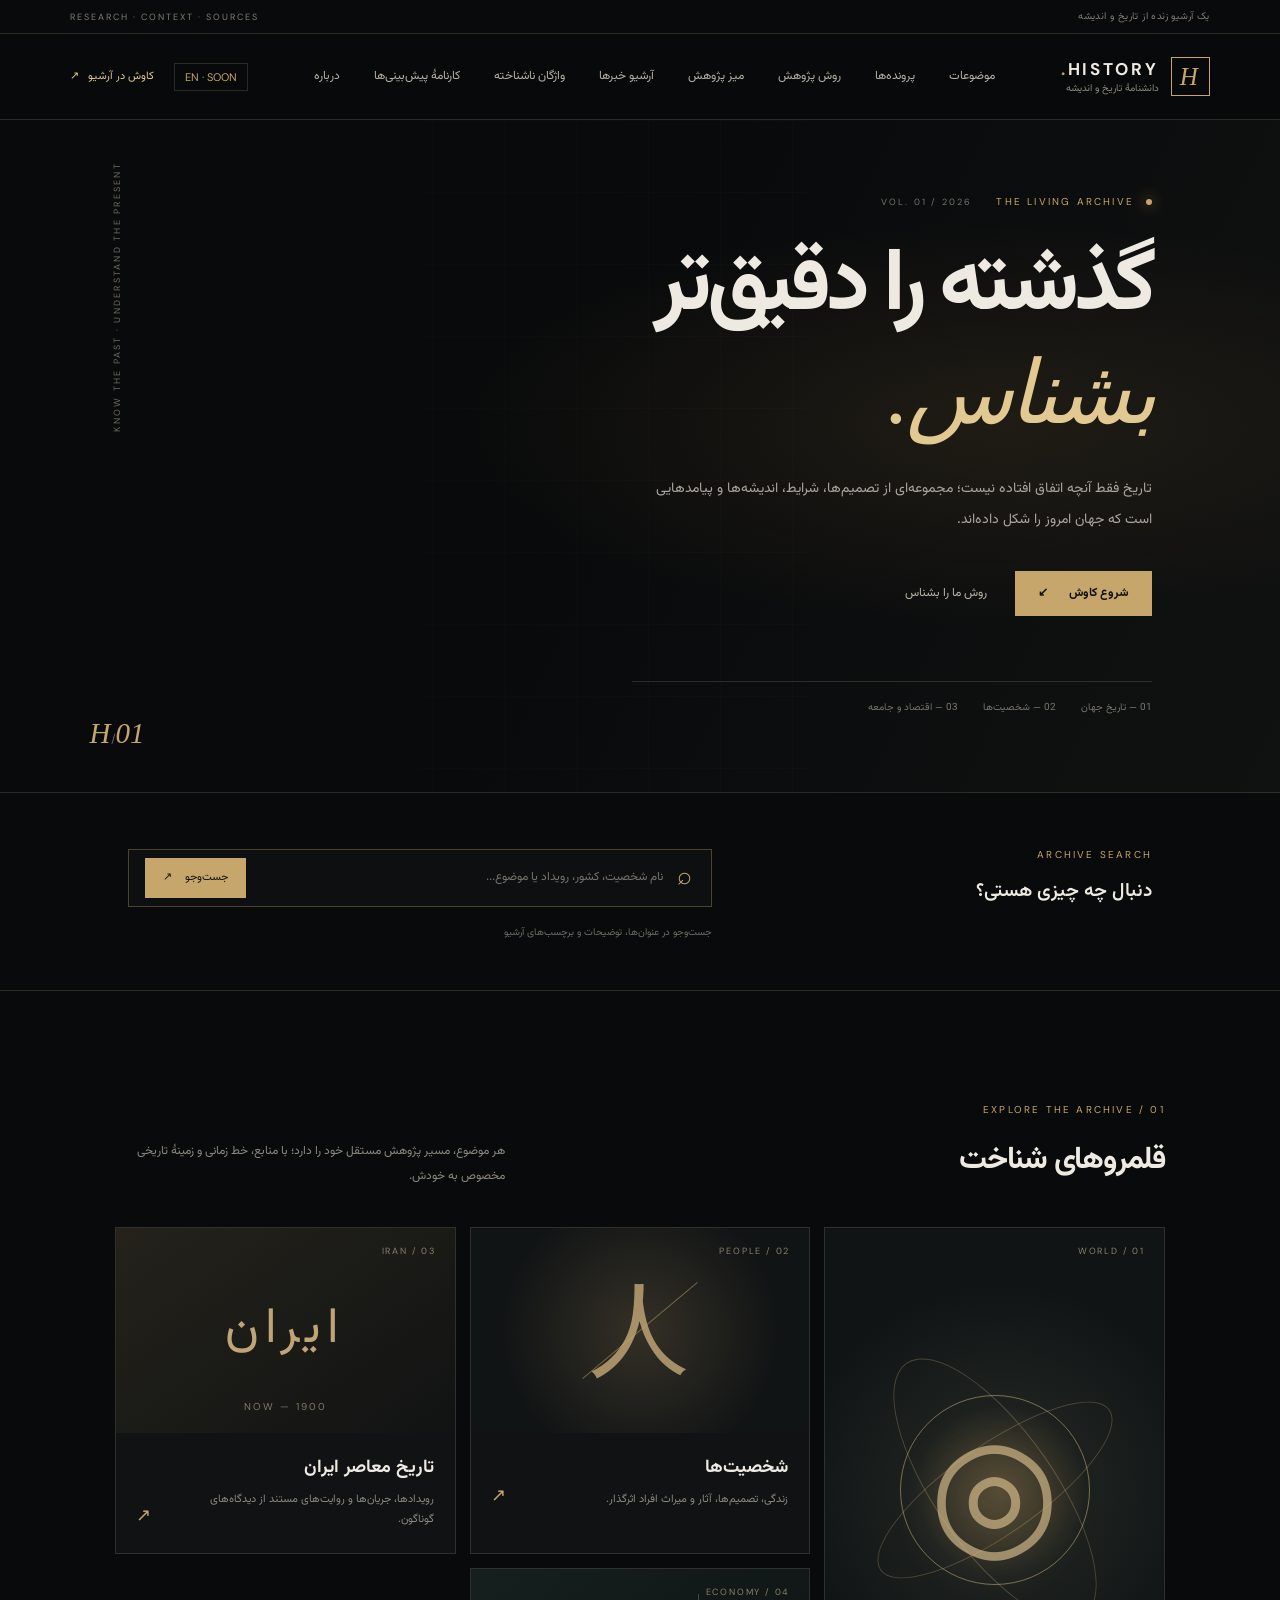
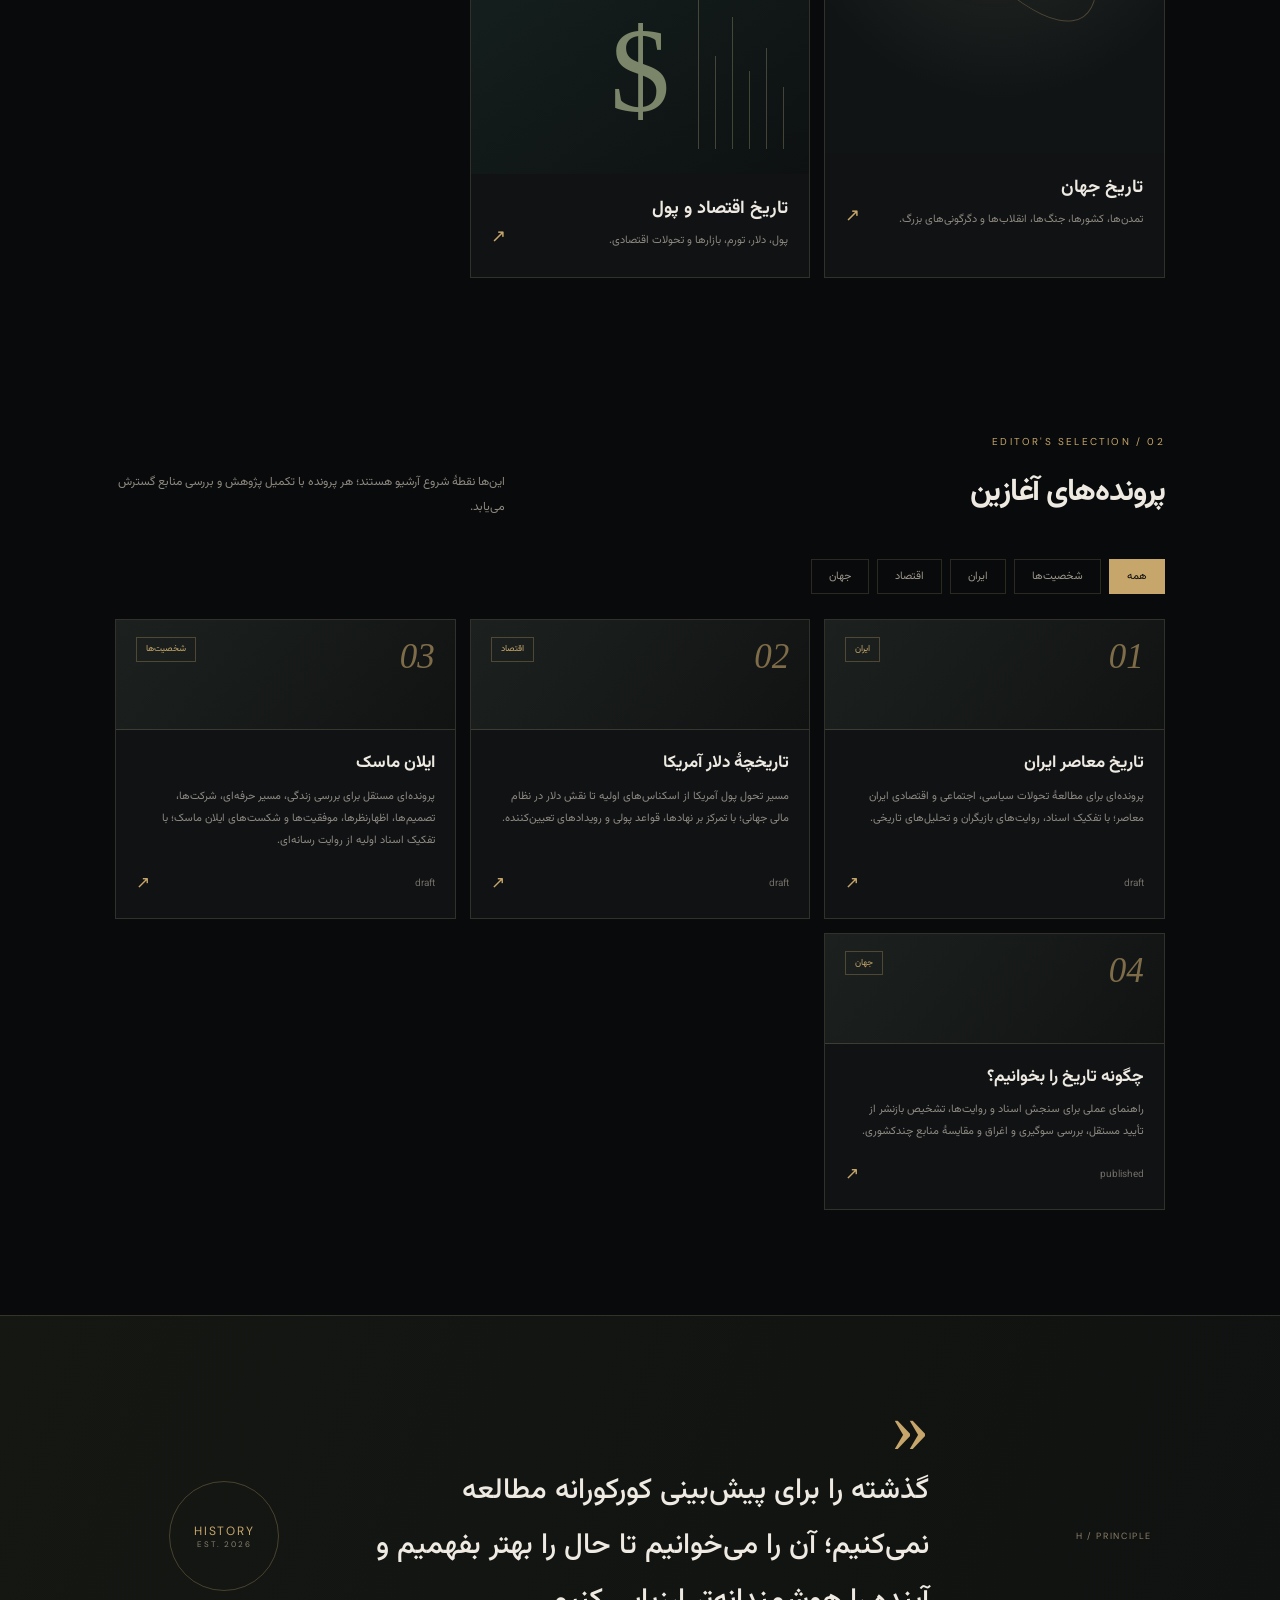
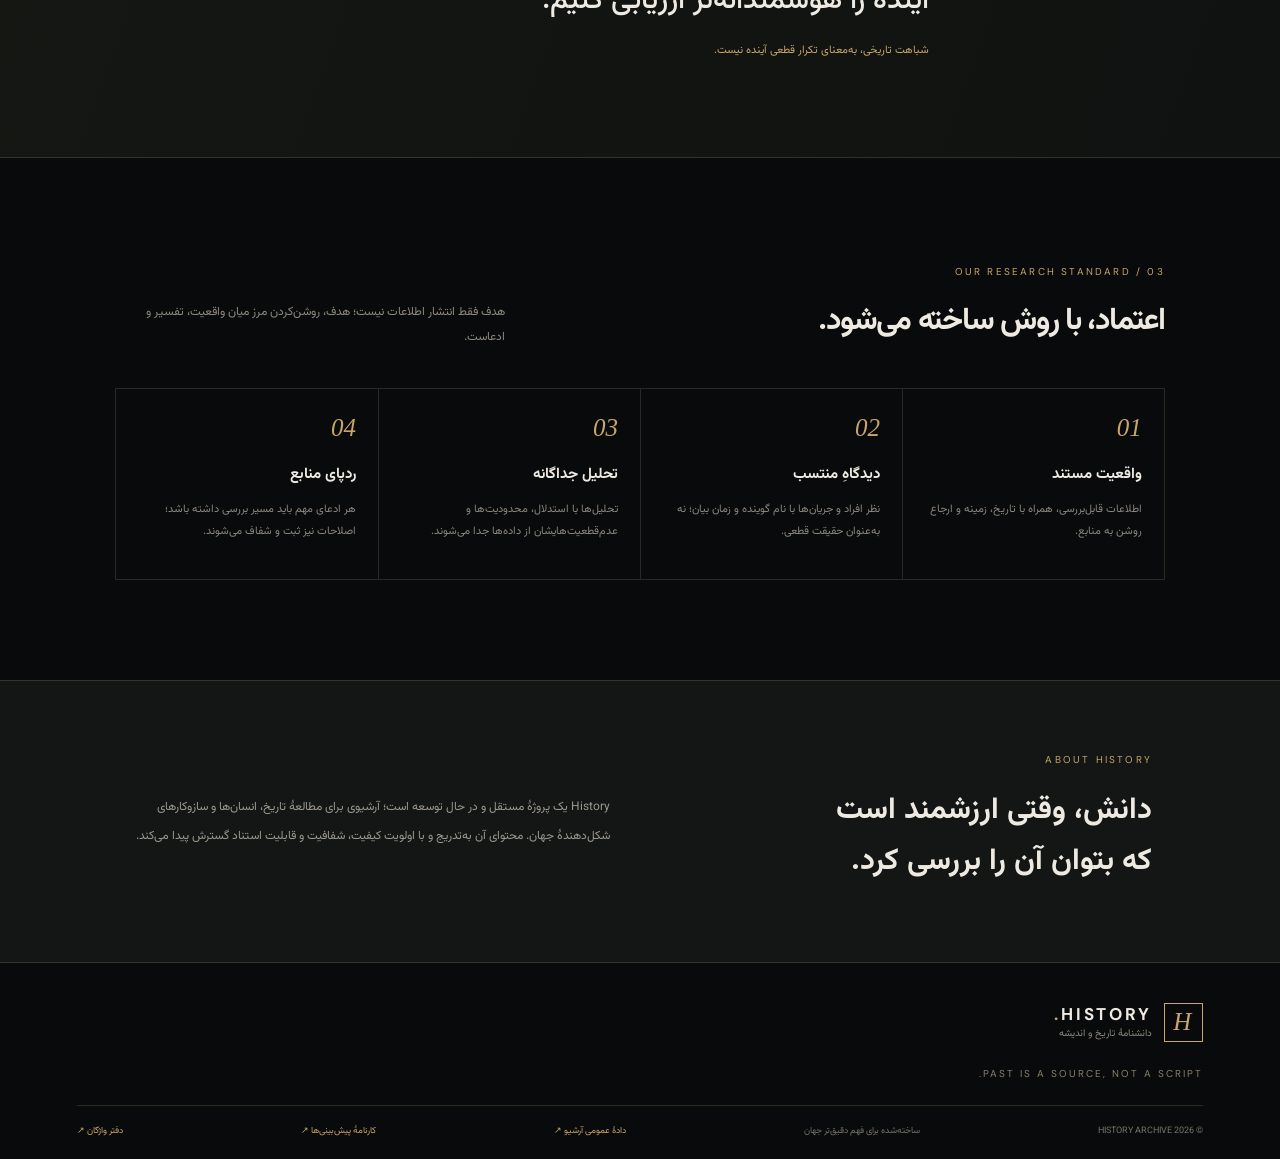
<file: index.html>
<!doctype html>
<html lang="fa" dir="rtl">
<head>
  <meta charset="utf-8">
  <meta name="viewport" content="width=device-width, initial-scale=1">
  <meta name="theme-color" content="#090a0b">
  <meta name="description" content="History؛ دانشنامه‌ای مستند برای شناخت تاریخ جهان، ایران، اقتصاد و زندگی شخصیت‌های اثرگذار.">
  <meta property="og:title" content="History — گذشته را دقیق‌تر بشناس">
  <meta property="og:description" content="تاریخ، شخصیت‌ها، اندیشه‌ها و اقتصاد؛ با منابع قابل‌ردیابی و روایت‌های تفکیک‌شده.">
  <meta property="og:type" content="website">
  <link rel="icon" href="assets/favicon.svg" type="image/svg+xml">
  <link rel="preconnect" href="https://fonts.googleapis.com">
  <link rel="preconnect" href="https://fonts.gstatic.com" crossorigin>
  <link href="https://fonts.googleapis.com/css2?family=Vazirmatn:wght@400;500;600;700;800&family=DM+Sans:wght@400;500;600;700&display=swap" rel="stylesheet">
  <link rel="stylesheet" href="assets/style.css">
  <link rel="alternate" type="application/rss+xml" title="History RSS" href="feed.xml">
  <link rel="alternate" type="application/json" title="History machine index" href="data/index.json">
  <link rel="canonical" href="https://amir-studio.github.io/History/">
  <title>History — دانشنامه تاریخ و اندیشه</title>
  <script type="application/ld+json">
  {"@context":"https://schema.org","@type":"WebSite","name":"History","url":"https://amir-studio.github.io/History/","inLanguage":["fa","en"],"description":"A source-led knowledge base for history, people, ideas and economic history."}
  </script>
</head>
<body>
  <div class="topline"><span>یک آرشیو زنده از تاریخ و اندیشه</span><span class="topline-right">RESEARCH · CONTEXT · SOURCES</span></div>
  <header class="site-header">
    <a class="brand" href="./" aria-label="History صفحه اصلی"><span class="brand-mark">H</span><span>HISTORY<span class="brand-dot">.</span><small>دانشنامهٔ تاریخ و اندیشه</small></span></a>
    <nav class="desktop-nav" aria-label="ناوبری اصلی">
      <a href="#collections">موضوعات</a><a href="#featured">پرونده‌ها</a><a href="#method">روش پژوهش</a><a href="research.html">میز پژوهش</a><a href="news.html">آرشیو خبرها</a><a href="vocabulary.html">واژگان ناشناخته</a><a href="forecasts/">کارنامهٔ پیش‌بینی‌ها</a><a href="#about">درباره</a>
    </nav>
    <div class="header-actions"><button class="lang-btn" id="langToggle" type="button" aria-label="نسخهٔ انگلیسی به‌زودی" disabled>EN · SOON</button><a class="header-link" href="#collections">کاوش در آرشیو <span>↗</span></a><button class="menu-btn" id="menuBtn" aria-label="باز کردن منو">☰</button></div>
  </header>
  <main>
    <section class="hero">
      <div class="hero-grid"></div><div class="hero-content">
        <div class="eyebrow"><i></i> THE LIVING ARCHIVE <span>VOL. 01 / 2026</span></div>
        <h1>گذشته را دقیق‌تر<br><em>بشناس.</em></h1>
        <p class="hero-lead">تاریخ فقط آنچه اتفاق افتاده نیست؛ مجموعه‌ای از تصمیم‌ها، شرایط، اندیشه‌ها و پیامدهایی است که جهان امروز را شکل داده‌اند.</p>
        <div class="hero-actions"><a class="primary-btn" href="#collections">شروع کاوش <span>↙</span></a><a class="text-btn" href="#method">روش ما را بشناس</a></div>
        <div class="hero-meta"><span>01 — تاریخ جهان</span><span>02 — شخصیت‌ها</span><span>03 — اقتصاد و جامعه</span></div>
      </div>
      <div class="hero-side"><div class="vertical-label">KNOW THE PAST · UNDERSTAND THE PRESENT</div><div class="hero-index">H<span>/</span>01</div></div>
    </section>
    <section class="search-section" aria-label="جست‌وجو">
      <div><span class="section-kicker">ARCHIVE SEARCH</span><h2>دنبال چه چیزی هستی؟</h2></div>
      <form class="search-box" id="searchForm"><span class="search-icon">⌕</span><input id="searchInput" type="search" placeholder="نام شخصیت، کشور، رویداد یا موضوع..." autocomplete="off"><button type="submit">جست‌وجو <span>↗</span></button></form>
      <p class="search-hint" id="searchHint">جست‌وجو در عنوان‌ها، توضیحات و برچسب‌های آرشیو</p>
    </section>
    <section class="collections section-wrap" id="collections">
      <div class="section-heading"><div><span class="section-kicker">EXPLORE THE ARCHIVE / 01</span><h2>قلمروهای شناخت</h2></div><p>هر موضوع، مسیر پژوهش مستقل خود را دارد؛ با منابع، خط زمانی و زمینهٔ تاریخی مخصوص به خودش.</p></div>
      <div class="collection-grid">
        <a class="collection-card large" href="#featured" data-category="world"><span class="card-number">01 / WORLD</span><div class="collection-art art-world"><div class="orbit orbit-a"></div><div class="orbit orbit-b"></div><div class="globe">◎</div></div><div class="collection-info"><h3>تاریخ جهان</h3><p>تمدن‌ها، کشورها، جنگ‌ها، انقلاب‌ها و دگرگونی‌های بزرگ.</p><span class="card-arrow">↗</span></div></a>
        <a class="collection-card" href="#featured" data-category="people"><span class="card-number">02 / PEOPLE</span><div class="collection-art art-people"><span class="portrait-symbol">人</span><span class="portrait-line"></span></div><div class="collection-info"><h3>شخصیت‌ها</h3><p>زندگی، تصمیم‌ها، آثار و میراث افراد اثرگذار.</p><span class="card-arrow">↗</span></div></a>
        <a class="collection-card" href="#featured" data-category="iran"><span class="card-number">03 / IRAN</span><div class="collection-art art-iran"><span class="iran-mark">ایران</span><span class="iran-year">1900 — NOW</span></div><div class="collection-info"><h3>تاریخ معاصر ایران</h3><p>رویدادها، جریان‌ها و روایت‌های مستند از دیدگاه‌های گوناگون.</p><span class="card-arrow">↗</span></div></a>
        <a class="collection-card" href="#featured" data-category="economy"><span class="card-number">04 / ECONOMY</span><div class="collection-art art-economy"><div class="chart-lines"><i></i><i></i><i></i><i></i><i></i><i></i></div><span class="dollar-sign">$</span></div><div class="collection-info"><h3>تاریخ اقتصاد و پول</h3><p>پول، دلار، تورم، بازارها و تحولات اقتصادی.</p><span class="card-arrow">↗</span></div></a>
      </div>
    </section>
    <section class="featured section-wrap" id="featured">
      <div class="section-heading"><div><span class="section-kicker">EDITOR'S SELECTION / 02</span><h2>پرونده‌های آغازین</h2></div><p>این‌ها نقطهٔ شروع آرشیو هستند؛ هر پرونده با تکمیل پژوهش و بررسی منابع گسترش می‌یابد.</p></div>
      <div class="filter-row" id="filters"><button class="filter active" data-filter="all">همه</button><button class="filter" data-filter="people">شخصیت‌ها</button><button class="filter" data-filter="iran">ایران</button><button class="filter" data-filter="economy">اقتصاد</button><button class="filter" data-filter="world">جهان</button></div>
      <div class="article-grid" id="articleGrid"><a class="article-card" href="articles/iran-contemporary-history/"><div class="article-body"><h3>تاریخ معاصر ایران</h3><p>خط زمانی و بررسی زمینه‌های سیاسی، اجتماعی و اقتصادی ایران معاصر.</p></div></a><a class="article-card" href="articles/history-of-us-dollar/"><div class="article-body"><h3>تاریخچهٔ دلار آمریکا</h3><p>تحول پول آمریکا و نقش دلار در نظام مالی جهانی.</p></div></a><a class="article-card" href="articles/elon-musk/"><div class="article-body"><h3>ایلان ماسک</h3><p>زندگی، مسیر حرفه‌ای، شرکت‌ها، تصمیم‌ها و منابع اولیه.</p></div></a><a class="article-card" href="articles/how-to-read-history/"><div class="article-body"><h3>چگونه تاریخ را بخوانیم؟</h3><p>روش ارزیابی اسناد، منابع، سوگیری و عدم‌قطعیت تاریخی.</p></div></a></div><noscript><p>فهرست بالا بدون JavaScript قابل‌خواندن است. <a href="ai-index.json">AI index</a> · <a href="data/index.json">JSON archive</a> · <a href="llms.txt">AI guide</a>.</p></noscript>
      <div class="empty-state" id="emptyState" hidden>موردی با این عبارت پیدا نشد. عبارت دیگری را امتحان کن.</div>
    </section>
    <section class="principle">
      <div class="principle-number">H / PRINCIPLE</div><div class="principle-quote"><span>«</span><h2>گذشته را برای پیش‌بینی کورکورانه مطالعه نمی‌کنیم؛ آن را می‌خوانیم تا حال را بهتر بفهمیم و آینده را هوشمندانه‌تر ارزیابی کنیم.</h2><p>شباهت تاریخی، به‌معنای تکرار قطعی آینده نیست.</p></div><div class="principle-seal">HISTORY<br><b>EST. 2026</b></div>
    </section>
    <section class="method section-wrap" id="method">
      <div class="section-heading"><div><span class="section-kicker">OUR RESEARCH STANDARD / 03</span><h2>اعتماد، با روش ساخته می‌شود.</h2></div><p>هدف فقط انتشار اطلاعات نیست؛ هدف، روشن‌کردن مرز میان واقعیت، تفسیر و ادعاست.</p></div>
      <div class="method-grid">
        <article><span>01</span><h3>واقعیت مستند</h3><p>اطلاعات قابل‌بررسی، همراه با تاریخ، زمینه و ارجاع روشن به منابع.</p></article>
        <article><span>02</span><h3>دیدگاهِ منتسب</h3><p>نظر افراد و جریان‌ها با نام گوینده و زمان بیان؛ نه به‌عنوان حقیقت قطعی.</p></article>
        <article><span>03</span><h3>تحلیل جداگانه</h3><p>تحلیل‌ها با استدلال، محدودیت‌ها و عدم‌قطعیت‌هایشان از داده‌ها جدا می‌شوند.</p></article>
        <article><span>04</span><h3>ردپای منابع</h3><p>هر ادعای مهم باید مسیر بررسی داشته باشد؛ اصلاحات نیز ثبت و شفاف می‌شوند.</p></article>
      </div>
    </section>
    <section class="about-band" id="about"><div><span class="section-kicker">ABOUT HISTORY</span><h2>دانش، وقتی ارزشمند است<br>که بتوان آن را بررسی کرد.</h2></div><p>History یک پروژهٔ مستقل و در حال توسعه است؛ آرشیوی برای مطالعهٔ تاریخ، انسان‌ها و سازوکارهای شکل‌دهندهٔ جهان. محتوای آن به‌تدریج و با اولویت کیفیت، شفافیت و قابلیت استناد گسترش پیدا می‌کند.</p></section>
  </main>
  <footer class="site-footer"><a class="brand" href="./"><span class="brand-mark">H</span><span>HISTORY<span class="brand-dot">.</span><small>دانشنامهٔ تاریخ و اندیشه</small></span></a><div class="footer-note">PAST IS A SOURCE, NOT A SCRIPT.</div><div class="footer-bottom"><span>© 2026 HISTORY ARCHIVE</span><span>ساخته‌شده برای فهم دقیق‌تر جهان</span><a href="data/index.json">دادهٔ عمومی آرشیو ↗</a><a href="forecasts/">کارنامهٔ پیش‌بینی‌ها ↗</a><a href="vocabulary.html">دفتر واژگان ↗</a></div></footer>
  <script src="assets/app.js" defer></script>
</body>
</html>
</file>
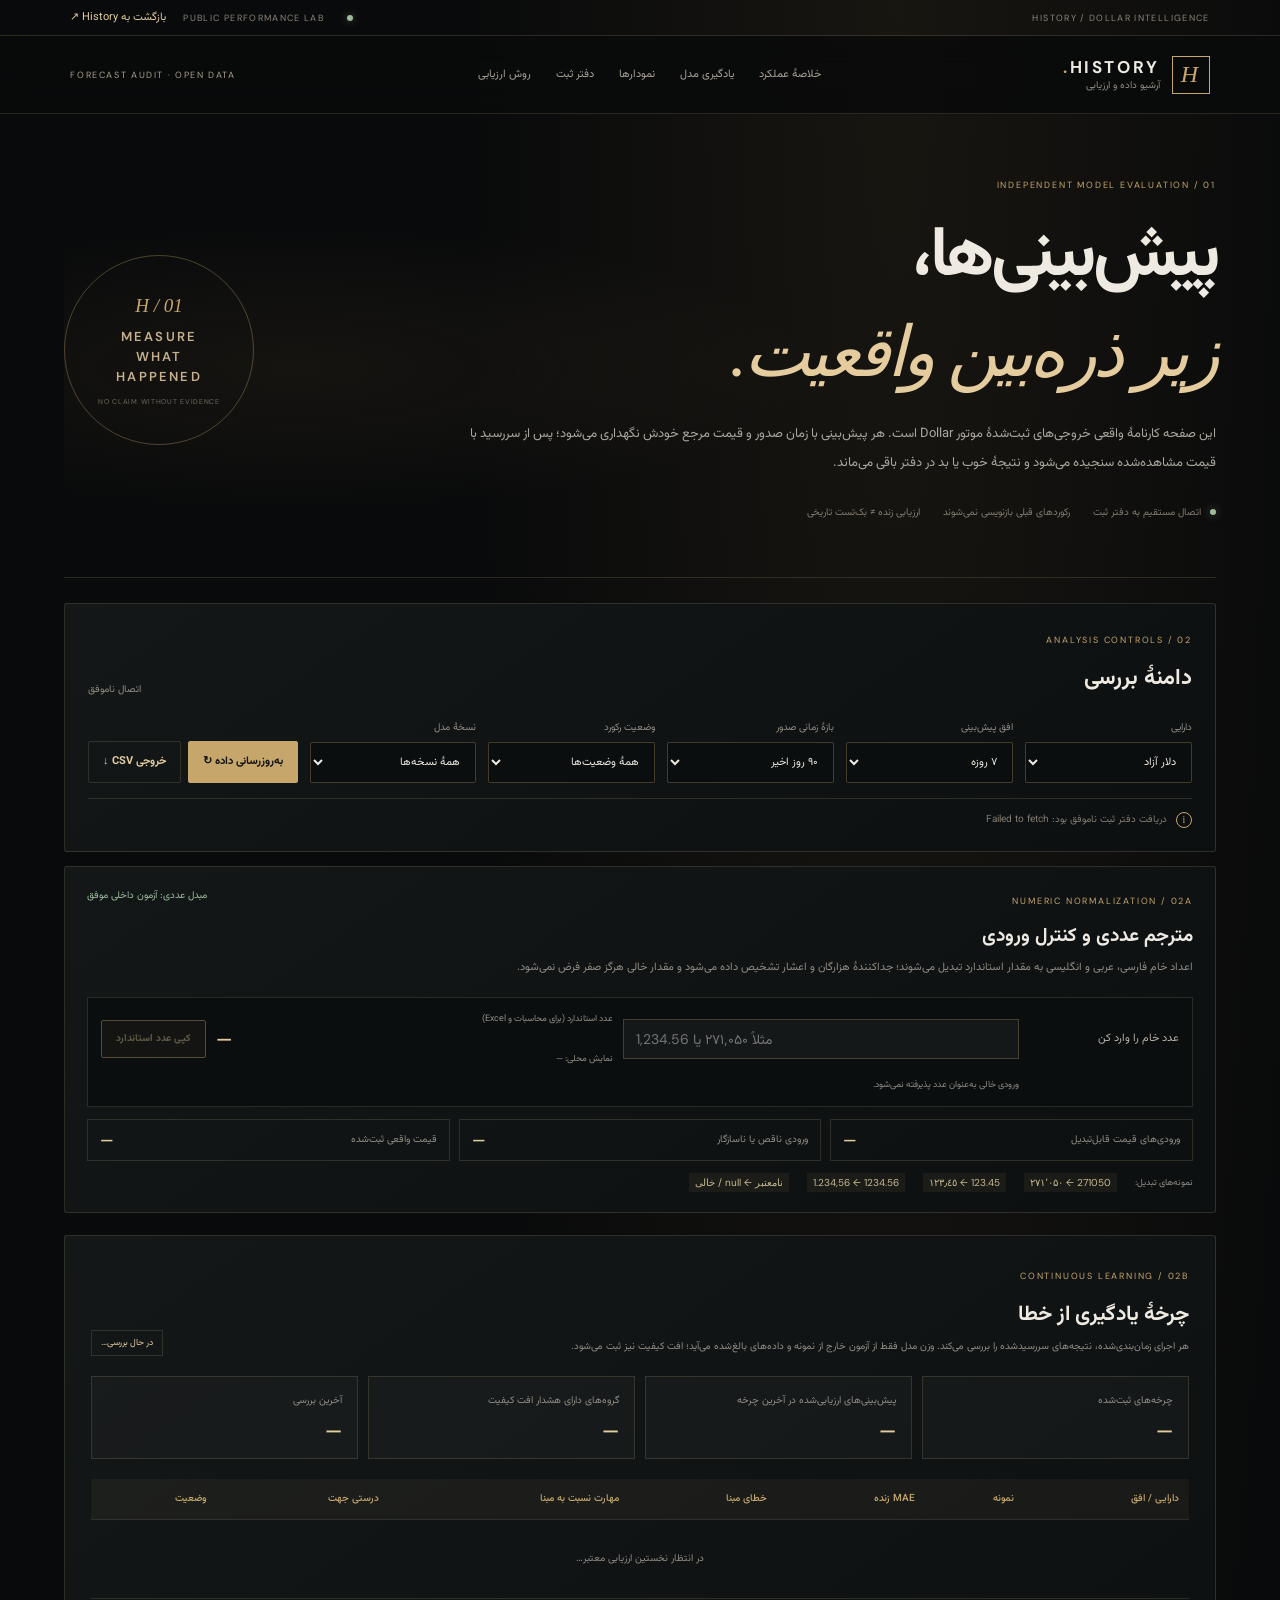
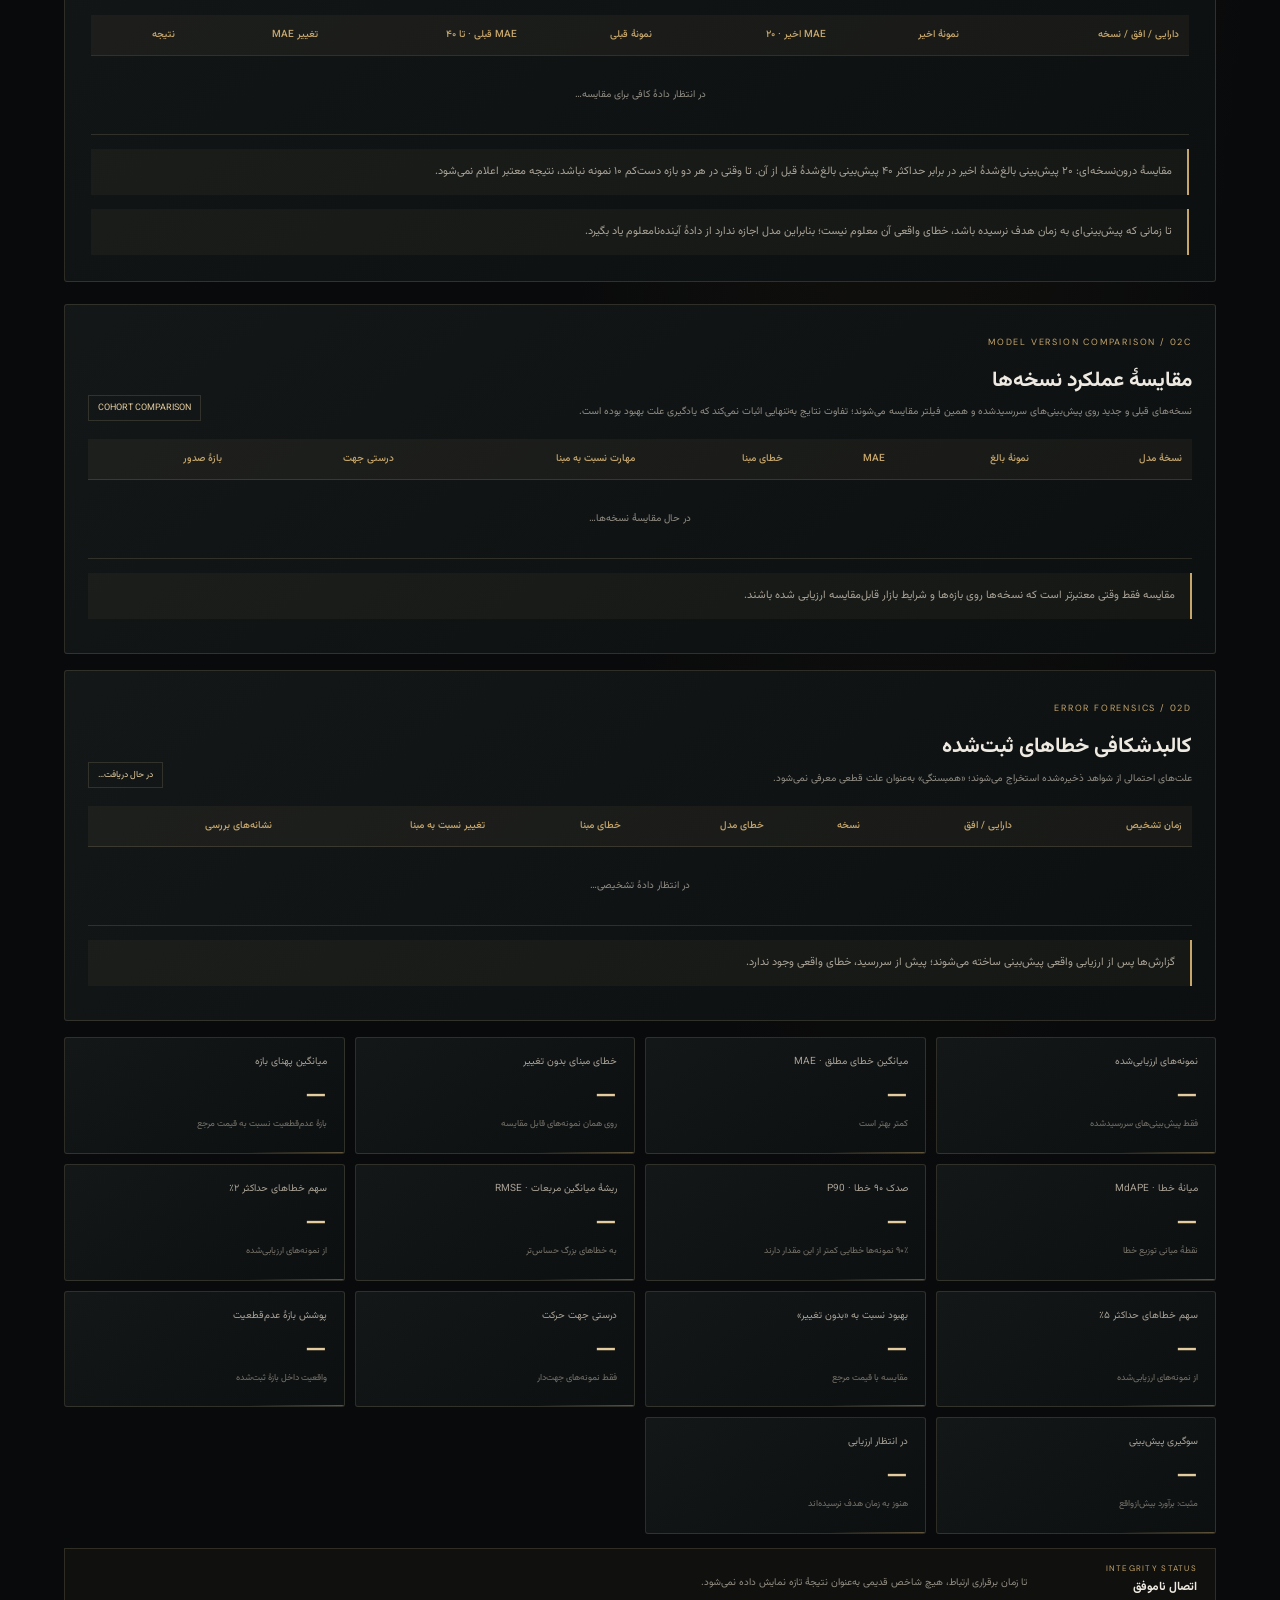
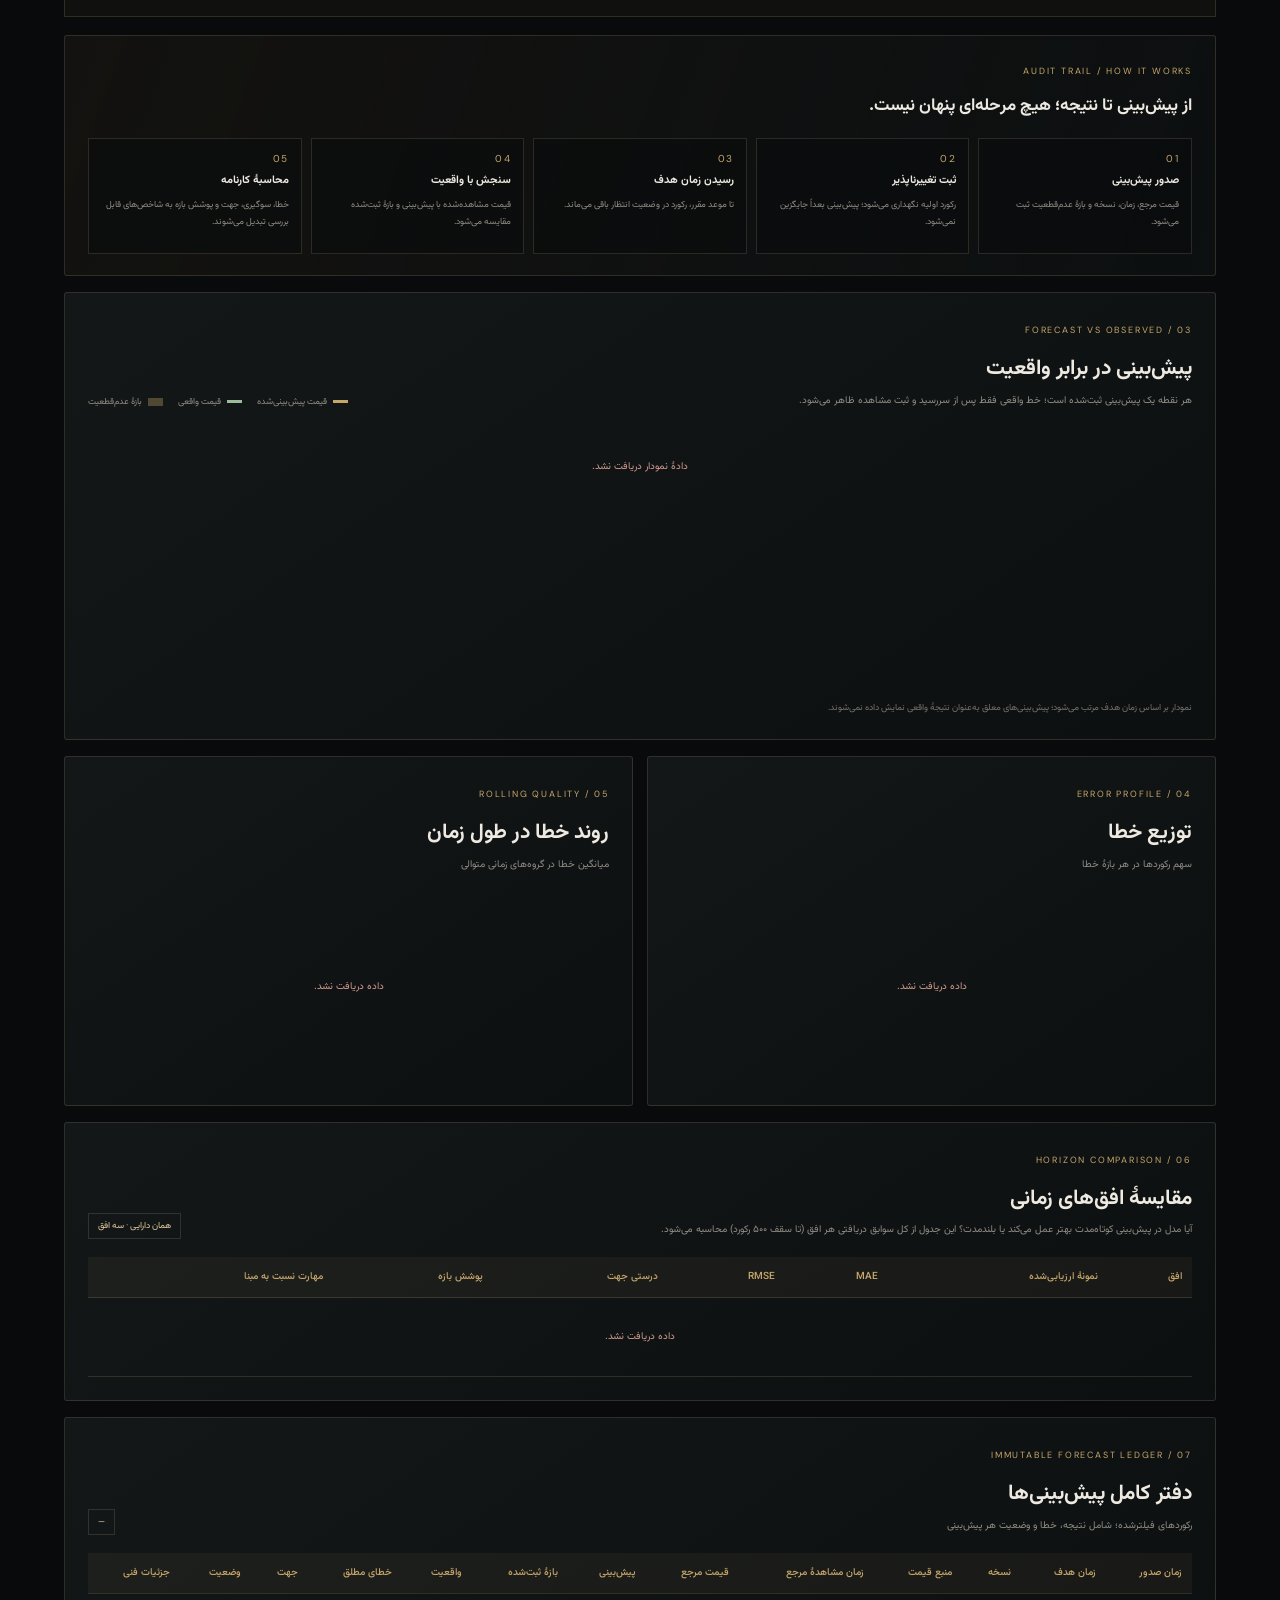
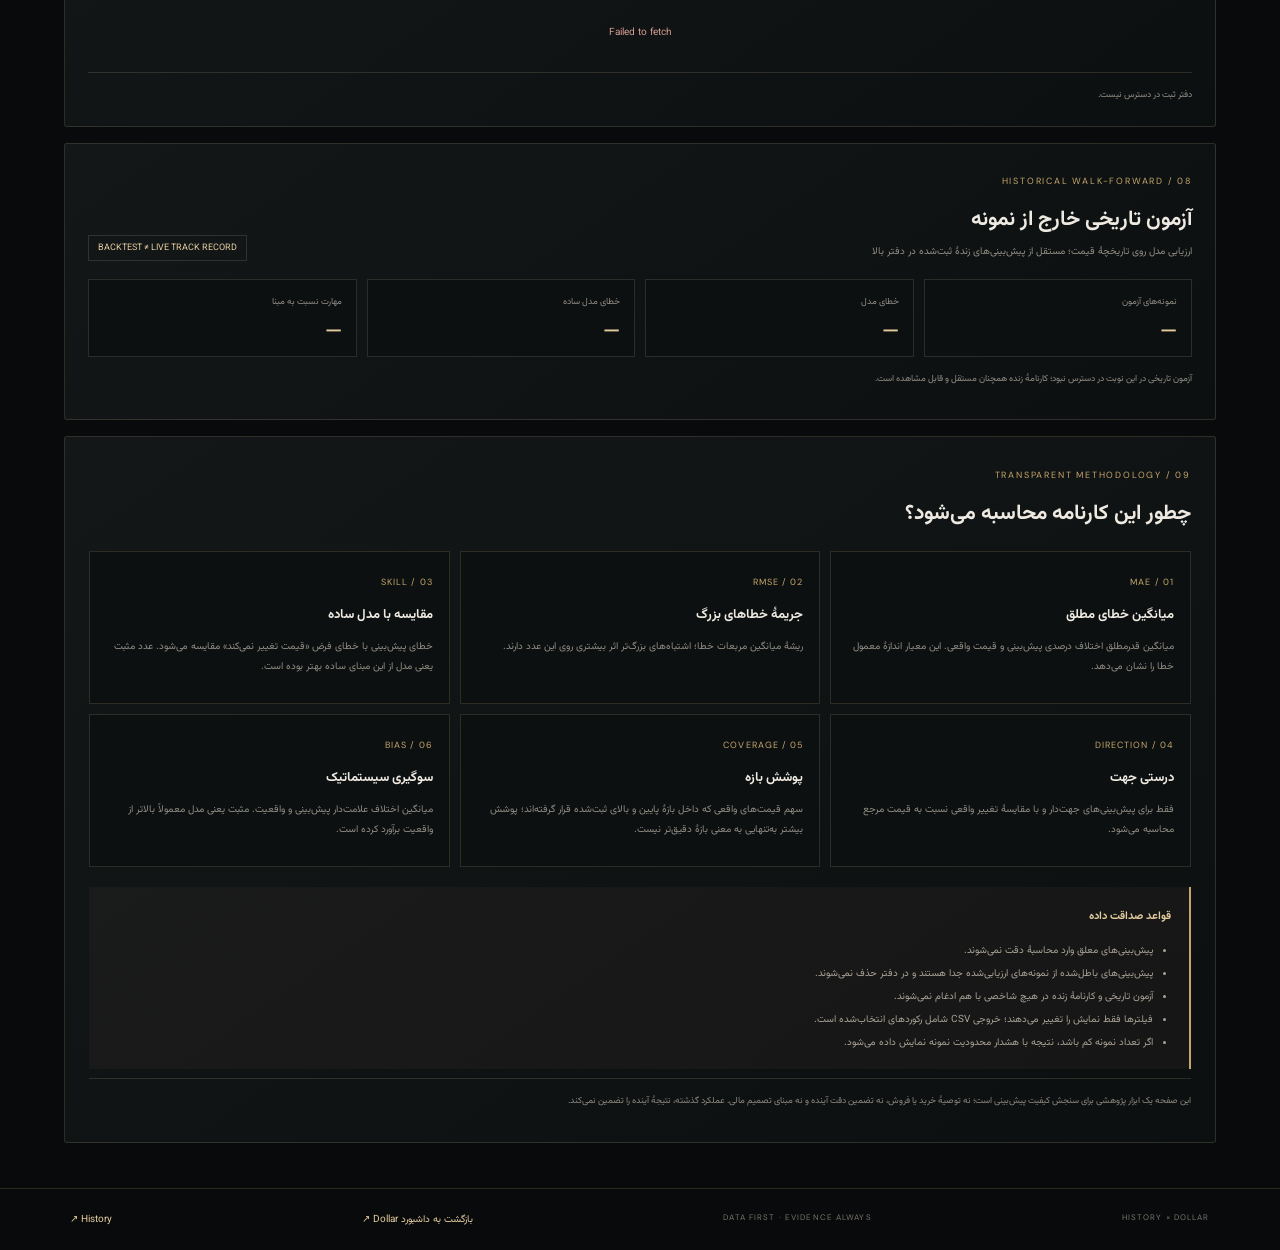
<file: forecasts/index.html>
<!doctype html>
<html lang="fa" dir="rtl">
<head>
<meta charset="utf-8">
<meta name="viewport" content="width=device-width,initial-scale=1">
<meta name="theme-color" content="#090a0b">
<meta name="description" content="آزمایشگاه عمومی ارزیابی پیش‌بینی‌های Dollar؛ مقایسهٔ خروجی ثبت‌شده با نتیجهٔ واقعی، خطا، سوگیری، بازهٔ عدم‌قطعیت و آزمون خارج از نمونه.">
<meta property="og:title" content="آزمایشگاه ارزیابی پیش‌بینی | History × Dollar">
<meta property="og:description" content="کارنامهٔ شفاف و قابل‌بررسی پیش‌بینی‌های ثبت‌شده؛ بدون حذف رکوردهای ناموفق.">
<meta property="og:type" content="website">
<link rel="canonical" href="https://amir-studio.github.io/History/forecasts/">
<link rel="icon" href="../assets/favicon.svg" type="image/svg+xml">
<link rel="preconnect" href="https://fonts.googleapis.com">
<link rel="preconnect" href="https://fonts.gstatic.com" crossorigin>
<link href="https://fonts.googleapis.com/css2?family=Vazirmatn:wght@400;500;600;700;800&family=DM+Sans:wght@400;500;600;700&display=swap" rel="stylesheet">
<link rel="stylesheet" href="forecast.css?v=2.4">
<title>آزمایشگاه ارزیابی پیش‌بینی | History × Dollar</title>
</head>
<body>
<div class="topline"><span>HISTORY / DOLLAR INTELLIGENCE</span><div><span class="live-dot"></span> PUBLIC PERFORMANCE LAB <a href="../">بازگشت به History ↗</a></div></div>
<header class="header">
<a class="brand" href="../"><span class="brand-mark">H</span><span>HISTORY<span class="gold">.</span><small>آرشیو داده و ارزیابی</small></span></a>
<nav><a href="#overview">خلاصهٔ عملکرد</a><a href="#learning">یادگیری مدل</a><a href="#charts">نمودارها</a><a href="#ledger">دفتر ثبت</a><a href="#method">روش ارزیابی</a></nav>
<div class="header-note">FORECAST AUDIT <span>·</span> OPEN DATA</div>
</header>
<main class="shell">
<section class="hero">
<div class="hero-copy">
<div class="eyebrow">INDEPENDENT MODEL EVALUATION / 01</div>
<h1>پیش‌بینی‌ها،<br><em>زیر ذره‌بین واقعیت.</em></h1>
<p>این صفحه کارنامهٔ واقعی خروجی‌های ثبت‌شدهٔ موتور Dollar است. هر پیش‌بینی با زمان صدور و قیمت مرجع خودش نگهداری می‌شود؛ پس از سررسید با قیمت مشاهده‌شده سنجیده می‌شود و نتیجهٔ خوب یا بد در دفتر باقی می‌ماند.</p>
<div class="hero-meta"><span><i class="live-dot"></i> اتصال مستقیم به دفتر ثبت</span><span>رکوردهای قبلی بازنویسی نمی‌شوند</span><span>ارزیابی زنده ≠ بک‌تست تاریخی</span></div>
</div>
<div class="hero-seal"><span>H / 01</span><b>MEASURE<br>WHAT<br>HAPPENED</b><small>NO CLAIM WITHOUT EVIDENCE</small></div>
</section>

<section class="control-panel panel" id="overview">
<div class="control-head"><div><span class="kicker">ANALYSIS CONTROLS / 02</span><h2>دامنهٔ بررسی</h2></div><span class="data-stamp" id="updated">در حال اتصال به دفتر داده…</span></div>
<div class="controls">
<div class="field"><label for="asset">دارایی</label><select id="asset"><option value="USD_IRR_FREE">دلار آزاد</option><option value="GOLD_18K_IRR">طلای ۱۸ عیار</option><option value="EUR_IRR_FREE">یورو آزاد</option><option value="COIN_EMAMI_IRR">سکه امامی</option></select></div>
<div class="field"><label for="horizon">افق پیش‌بینی</label><select id="horizon"><option value="1">۱ روزه</option><option value="3">۳ روزه</option><option value="7" selected>۷ روزه</option></select></div>
<div class="field"><label for="period">بازهٔ زمانی صدور</label><select id="period"><option value="30">۳۰ روز اخیر</option><option value="90" selected>۹۰ روز اخیر</option><option value="365">۱۲ ماه اخیر</option><option value="all">تمام سوابق دریافتی</option></select></div>
<div class="field"><label for="status">وضعیت رکورد</label><select id="status"><option value="all">همهٔ وضعیت‌ها</option><option value="evaluated">ارزیابی‌شده</option><option value="pending">در انتظار سررسید</option><option value="invalidated">باطل‌شده</option></select></div>
<div class="field"><label for="model">نسخهٔ مدل</label><select id="model"><option value="all">همهٔ نسخه‌ها</option></select></div>
<div class="control-actions"><button id="refresh" type="button">به‌روزرسانی داده <span>↻</span></button><button id="export" class="secondary" type="button">خروجی CSV ↓</button></div>
</div>
<div class="scope-note"><span class="scope-mark">i</span><span id="scopeText">فیلترها فقط نحوهٔ نمایش را تغییر می‌دهند؛ هیچ رکوردی از پایگاه داده حذف نمی‌شود.</span></div>
</section>

<section class="numeric-lab panel" id="numericLab">
 <div class="numeric-lab-head"><div><span class="kicker">NUMERIC NORMALIZATION / 02A</span><h2>مترجم عددی و کنترل ورودی</h2><p>اعداد خام فارسی، عربی و انگلیسی به مقدار استاندارد تبدیل می‌شوند؛ جداکنندهٔ هزارگان و اعشار تشخیص داده می‌شود و مقدار خالی هرگز صفر فرض نمی‌شود.</p></div><span class="numeric-status" id="parserStatus">در حال آزمون مبدل…</span></div>
 <div class="numeric-converter">
  <label for="rawNumber">عدد خام را وارد کن</label>
  <input id="rawNumber" type="text" inputmode="decimal" autocomplete="off" placeholder="مثلاً ۲۷۱٬۰۵۰ یا 1,234.56">
  <div class="numeric-result"><span>عدد استاندارد (برای محاسبات و Excel)</span><strong id="normalizedNumber">—</strong><small id="localizedNumber">نمایش محلی: —</small></div>
  <button id="copyNumber" type="button" disabled>کپی عدد استاندارد</button>
  <span id="numberFeedback" aria-live="polite">ورودی خالی به‌عنوان عدد پذیرفته نمی‌شود.</span>
 </div>
 <div class="numeric-quality"><div><span>ورودی‌های قیمت قابل‌تبدیل</span><strong id="qualityValid">—</strong></div><div><span>ورودی ناقص یا ناسازگار</span><strong id="qualityInvalid">—</strong></div><div><span>قیمت واقعی ثبت‌شده</span><strong id="qualityActual">—</strong></div></div>
 <div class="numeric-examples"><span>نمونه‌های تبدیل:</span><code>۲۷۱٬۰۵۰ ← 271050</code><code>١٢٣٫٤٥ ← 123.45</code><code>1.234,56 ← 1234.56</code><code>خالی / null ← نامعتبر</code></div>
</section>

<section class="panel learning-panel" id="learning">
 <div class="section-head"><div><span class="kicker">CONTINUOUS LEARNING / 02B</span><h2>چرخهٔ یادگیری از خطا</h2><p>هر اجرای زمان‌بندی‌شده، نتیجه‌های سررسیدشده را بررسی می‌کند. وزن مدل فقط از آزمون خارج از نمونه و داده‌های بالغ‌شده می‌آید؛ افت کیفیت نیز ثبت می‌شود.</p></div><span class="tag" id="learningStatus">در حال بررسی…</span></div>
 <div class="learning-stats">
  <article><span>چرخه‌های ثبت‌شده</span><strong id="learningCycles">—</strong></article>
  <article><span>پیش‌بینی‌های ارزیابی‌شده در آخرین چرخه</span><strong id="learningSamples">—</strong></article>
  <article><span>گروه‌های دارای هشدار افت کیفیت</span><strong id="learningWarnings">—</strong></article>
  <article><span>آخرین بررسی</span><strong id="learningLast">—</strong></article>
 </div>
 <div class="table-wrap learning-table"><table><thead><tr><th>دارایی / افق</th><th>نمونه</th><th>MAE زنده</th><th>خطای مبنا</th><th>مهارت نسبت به مبنا</th><th>درستی جهت</th><th>وضعیت</th></tr></thead><tbody id="learningRows"><tr><td colspan="7" class="empty">در انتظار نخستین ارزیابی معتبر…</td></tr></tbody></table></div>
 <div class="table-wrap learning-table before-after-table"><table><thead><tr><th>دارایی / افق / نسخه</th><th>نمونهٔ اخیر</th><th>MAE اخیر · ۲۰</th><th>نمونهٔ قبلی</th><th>MAE قبلی · تا ۴۰</th><th>تغییر MAE</th><th>نتیجه</th></tr></thead><tbody id="beforeAfterRows"><tr><td colspan="7" class="empty">در انتظار دادهٔ کافی برای مقایسه…</td></tr></tbody></table></div>
 <p class="learning-note" id="beforeAfterNote">مقایسهٔ درون‌نسخه‌ای: ۲۰ پیش‌بینی بالغ‌شدهٔ اخیر در برابر حداکثر ۴۰ پیش‌بینی بالغ‌شدهٔ قبل از آن. تا وقتی در هر دو بازه دست‌کم ۱۰ نمونه نباشد، نتیجه معتبر اعلام نمی‌شود.</p>
 <div class="learning-note" id="learningNote">تا زمانی که پیش‌بینی‌ای به زمان هدف نرسیده باشد، خطای واقعی آن معلوم نیست؛ بنابراین مدل اجازه ندارد از دادهٔ آینده‌نامعلوم یاد بگیرد.</div>
</section>


<section class="panel version-audit-panel" id="versionAudit">
 <div class="section-head"><div><span class="kicker">MODEL VERSION COMPARISON / 02C</span><h2>مقایسهٔ عملکرد نسخه‌ها</h2><p>نسخه‌های قبلی و جدید روی پیش‌بینی‌های سررسیدشده و همین فیلتر مقایسه می‌شوند؛ تفاوت نتایج به‌تنهایی اثبات نمی‌کند که یادگیری علت بهبود بوده است.</p></div><span class="tag">COHORT COMPARISON</span></div>
 <div class="table-wrap"><table><thead><tr><th>نسخهٔ مدل</th><th>نمونهٔ بالغ</th><th>MAE</th><th>خطای مبنا</th><th>مهارت نسبت به مبنا</th><th>درستی جهت</th><th>بازهٔ صدور</th></tr></thead><tbody id="versionRows"><tr><td colspan="7" class="empty">در حال مقایسهٔ نسخه‌ها…</td></tr></tbody></table></div>
 <p class="learning-note" id="versionNote">مقایسه فقط وقتی معتبرتر است که نسخه‌ها روی بازه‌ها و شرایط بازار قابل‌مقایسه ارزیابی شده باشند.</p>
</section>
<section class="panel diagnostics-panel" id="errorDiagnostics">
 <div class="section-head"><div><span class="kicker">ERROR FORENSICS / 02D</span><h2>کالبدشکافی خطاهای ثبت‌شده</h2><p>علت‌های احتمالی از شواهد ذخیره‌شده استخراج می‌شوند؛ «همبستگی» به‌عنوان علت قطعی معرفی نمی‌شود.</p></div><span class="tag" id="diagnosticStatus">در حال دریافت…</span></div>
 <div class="table-wrap"><table><thead><tr><th>زمان تشخیص</th><th>دارایی / افق</th><th>نسخه</th><th>خطای مدل</th><th>خطای مبنا</th><th>تغییر نسبت به مبنا</th><th>نشانه‌های بررسی</th></tr></thead><tbody id="diagnosticRows"><tr><td colspan="7" class="empty">در انتظار دادهٔ تشخیصی…</td></tr></tbody></table></div>
 <p class="learning-note" id="diagnosticNote">گزارش‌ها پس از ارزیابی واقعی پیش‌بینی ساخته می‌شوند؛ پیش از سررسید، خطای واقعی وجود ندارد.</p>
</section>

<section class="stats-grid" aria-live="polite">
<article class="stat panel"><span>نمونه‌های ارزیابی‌شده</span><strong id="samples">—</strong><small>فقط پیش‌بینی‌های سررسیدشده</small></article>
<article class="stat panel"><span>میانگین خطای مطلق · MAE</span><strong id="mae">—</strong><small>کمتر بهتر است</small></article>
<article class="stat panel"><span>خطای مبنای بدون تغییر</span><strong id="baseMae">—</strong><small>روی همان نمونه‌های قابل مقایسه</small></article>
<article class="stat panel"><span>میانگین پهنای بازه</span><strong id="rangeWidth">—</strong><small>بازهٔ عدم‌قطعیت نسبت به قیمت مرجع</small></article>
<article class="stat panel"><span>میانهٔ خطا · MdAPE</span><strong id="medianError">—</strong><small>نقطهٔ میانی توزیع خطا</small></article>
<article class="stat panel"><span>صدک ۹۰ خطا · P90</span><strong id="p90Error">—</strong><small>۹۰٪ نمونه‌ها خطایی کمتر از این مقدار دارند</small></article>
<article class="stat panel"><span>ریشهٔ میانگین مربعات · RMSE</span><strong id="rmse">—</strong><small>به خطاهای بزرگ حساس‌تر</small></article>
<article class="stat panel"><span>سهم خطاهای حداکثر ۲٪</span><strong id="within2">—</strong><small>از نمونه‌های ارزیابی‌شده</small></article>
<article class="stat panel"><span>سهم خطاهای حداکثر ۵٪</span><strong id="within5">—</strong><small>از نمونه‌های ارزیابی‌شده</small></article>
<article class="stat panel"><span>بهبود نسبت به «بدون تغییر»</span><strong id="skill">—</strong><small id="skillHint">مقایسه با قیمت مرجع</small></article>
<article class="stat panel"><span>درستی جهت حرکت</span><strong id="direction">—</strong><small id="directionHint">فقط نمونه‌های جهت‌دار</small></article>
<article class="stat panel"><span>پوشش بازهٔ عدم‌قطعیت</span><strong id="coverage">—</strong><small id="coverageHint">واقعیت داخل بازهٔ ثبت‌شده</small></article>
<article class="stat panel"><span>سوگیری پیش‌بینی</span><strong id="bias">—</strong><small id="biasHint">مثبت: برآورد بیش‌ازواقع</small></article>
<article class="stat panel"><span>در انتظار ارزیابی</span><strong id="pending">—</strong><small>هنوز به زمان هدف نرسیده‌اند</small></article>
</section>
<div class="integrity-strip" id="integrity">
<div><span class="integrity-label">INTEGRITY STATUS</span><b id="integrityTitle">در انتظار داده</b></div>
<p id="integrityText">پس از دریافت رکوردها، تعداد نمونه و محدودیت آماری نتیجه اینجا نمایش داده می‌شود.</p>
</div>

<section class="pipeline panel">
<div class="pipeline-title"><span class="kicker">AUDIT TRAIL / HOW IT WORKS</span><h2>از پیش‌بینی تا نتیجه؛ هیچ مرحله‌ای پنهان نیست.</h2></div>
<div class="pipeline-steps">
<article><b>01</b><strong>صدور پیش‌بینی</strong><small>قیمت مرجع، زمان، نسخه و بازهٔ عدم‌قطعیت ثبت می‌شود.</small></article>
<article><b>02</b><strong>ثبت تغییرناپذیر</strong><small>رکورد اولیه نگهداری می‌شود؛ پیش‌بینی بعداً جایگزین نمی‌شود.</small></article>
<article><b>03</b><strong>رسیدن زمان هدف</strong><small>تا موعد مقرر، رکورد در وضعیت انتظار باقی می‌ماند.</small></article>
<article><b>04</b><strong>سنجش با واقعیت</strong><small>قیمت مشاهده‌شده با پیش‌بینی و بازهٔ ثبت‌شده مقایسه می‌شود.</small></article>
<article><b>05</b><strong>محاسبهٔ کارنامه</strong><small>خطا، سوگیری، جهت و پوشش بازه به شاخص‌های قابل بررسی تبدیل می‌شوند.</small></article>
</div>
</section>

<section class="panel chart-panel" id="charts">
<div class="section-head"><div><span class="kicker">FORECAST VS OBSERVED / 03</span><h2>پیش‌بینی در برابر واقعیت</h2><p>هر نقطه یک پیش‌بینی ثبت‌شده است؛ خط واقعی فقط پس از سررسید و ثبت مشاهده ظاهر می‌شود.</p></div><div class="chart-legend"><span><i class="legend-forecast"></i> قیمت پیش‌بینی‌شده</span><span><i class="legend-actual"></i> قیمت واقعی</span><span><i class="legend-range"></i> بازهٔ عدم‌قطعیت</span></div></div>
<div id="priceChart" class="chart-frame"><div class="empty">در حال آماده‌سازی نمودار…</div></div>
<div class="chart-foot" id="priceChartNote">نمودار بر اساس زمان هدف مرتب می‌شود؛ پیش‌بینی‌های معلق به‌عنوان نتیجهٔ واقعی نمایش داده نمی‌شوند.</div>
</section>

<div class="chart-grid">
<section class="panel chart-panel">
<div class="section-head"><div><span class="kicker">ERROR PROFILE / 04</span><h2>توزیع خطا</h2><p>سهم رکوردها در هر بازهٔ خطا</p></div></div>
<div id="errorHistogram" class="mini-chart"><div class="empty">در انتظار دادهٔ ارزیابی‌شده…</div></div>
</section>
<section class="panel chart-panel">
<div class="section-head"><div><span class="kicker">ROLLING QUALITY / 05</span><h2>روند خطا در طول زمان</h2><p>میانگین خطا در گروه‌های زمانی متوالی</p></div></div>
<div id="errorTrend" class="mini-chart"><div class="empty">در انتظار دادهٔ کافی…</div></div>
</section>
</div>

<section class="panel comparison-panel">
<div class="section-head"><div><span class="kicker">HORIZON COMPARISON / 06</span><h2>مقایسهٔ افق‌های زمانی</h2><p>آیا مدل در پیش‌بینی کوتاه‌مدت بهتر عمل می‌کند یا بلندمدت؟ این جدول از کل سوابق دریافتی هر افق (تا سقف ۵۰۰ رکورد) محاسبه می‌شود.</p></div><span class="tag">همان دارایی · سه افق</span></div>
<div class="table-wrap"><table><thead><tr><th>افق</th><th>نمونهٔ ارزیابی‌شده</th><th>MAE</th><th>RMSE</th><th>درستی جهت</th><th>پوشش بازه</th><th>مهارت نسبت به مبنا</th></tr></thead><tbody id="horizonTable"><tr><td colspan="7" class="empty">در حال دریافت داده…</td></tr></tbody></table></div>
<div class="mobile-horizons" id="mobileHorizons"></div>
</section>

<section class="panel ledger-panel" id="ledger">
<div class="section-head"><div><span class="kicker">IMMUTABLE FORECAST LEDGER / 07</span><h2>دفتر کامل پیش‌بینی‌ها</h2><p>رکوردهای فیلترشده؛ شامل نتیجه، خطا و وضعیت هر پیش‌بینی</p></div><span id="ledgerCount" class="count">—</span></div>
<div class="table-wrap"><table><thead><tr><th>زمان صدور</th><th>زمان هدف</th><th>نسخه</th><th>منبع قیمت</th><th>زمان مشاهدهٔ مرجع</th><th>قیمت مرجع</th><th>پیش‌بینی</th><th>بازهٔ ثبت‌شده</th><th>واقعیت</th><th>خطای مطلق</th><th>جهت</th><th>وضعیت</th><th>جزئیات فنی</th></tr></thead><tbody id="ledgerRows"><tr><td colspan="13" class="empty">در حال بارگیری دفتر ثبت…</td></tr></tbody></table></div>
<div class="mobile-ledger" id="mobileLedger"></div>
<div class="ledger-foot" id="ledgerFoot">در حال دریافت اطلاعات دفتر…</div>
</section>

<section class="panel backtest-panel">
<div class="section-head"><div><span class="kicker">HISTORICAL WALK-FORWARD / 08</span><h2>آزمون تاریخی خارج از نمونه</h2><p>ارزیابی مدل روی تاریخچهٔ قیمت؛ مستقل از پیش‌بینی‌های زندهٔ ثبت‌شده در دفتر بالا</p></div><span class="tag">BACKTEST ≠ LIVE TRACK RECORD</span></div>
<div class="backtest-grid">
<div><span>نمونه‌های آزمون</span><strong id="btSamples">—</strong></div>
<div><span>خطای مدل</span><strong id="btMae">—</strong></div>
<div><span>خطای مدل ساده</span><strong id="btNaive">—</strong></div>
<div><span>مهارت نسبت به مبنا</span><strong id="btSkill">—</strong></div>
</div>
<p class="backtest-note" id="backtestNote">این آمار تنها زمانی نمایش داده می‌شود که سرویس ارزیابی تاریخی پاسخ معتبر بدهد. در صورت نبود داده، عدد جایگزین ساخته نمی‌شود.</p>
</section>

<section class="method panel" id="method">
<div class="section-head"><div><span class="kicker">TRANSPARENT METHODOLOGY / 09</span><h2>چطور این کارنامه محاسبه می‌شود؟</h2></div></div>
<div class="method-grid">
<article><b>01 / MAE</b><h3>میانگین خطای مطلق</h3><p>میانگین قدرمطلق اختلاف درصدی پیش‌بینی و قیمت واقعی. این معیار اندازهٔ معمول خطا را نشان می‌دهد.</p></article>
<article><b>02 / RMSE</b><h3>جریمهٔ خطاهای بزرگ</h3><p>ریشهٔ میانگین مربعات خطا؛ اشتباه‌های بزرگ‌تر اثر بیشتری روی این عدد دارند.</p></article>
<article><b>03 / SKILL</b><h3>مقایسه با مدل ساده</h3><p>خطای پیش‌بینی با خطای فرض «قیمت تغییر نمی‌کند» مقایسه می‌شود. عدد مثبت یعنی مدل از این مبنای ساده بهتر بوده است.</p></article>
<article><b>04 / DIRECTION</b><h3>درستی جهت</h3><p>فقط برای پیش‌بینی‌های جهت‌دار و با مقایسهٔ تغییر واقعی نسبت به قیمت مرجع محاسبه می‌شود.</p></article>
<article><b>05 / COVERAGE</b><h3>پوشش بازه</h3><p>سهم قیمت‌های واقعی که داخل بازهٔ پایین و بالای ثبت‌شده قرار گرفته‌اند؛ پوشش بیشتر به‌تنهایی به معنی بازهٔ دقیق‌تر نیست.</p></article>
<article><b>06 / BIAS</b><h3>سوگیری سیستماتیک</h3><p>میانگین اختلاف علامت‌دار پیش‌بینی و واقعیت. مثبت یعنی مدل معمولاً بالاتر از واقعیت برآورد کرده است.</p></article>
</div>
<div class="method-rules"><b>قواعد صداقت داده</b><ul><li>پیش‌بینی‌های معلق وارد محاسبهٔ دقت نمی‌شوند.</li><li>پیش‌بینی‌های باطل‌شده از نمونه‌های ارزیابی‌شده جدا هستند و در دفتر حذف نمی‌شوند.</li><li>آزمون تاریخی و کارنامهٔ زنده در هیچ شاخصی با هم ادغام نمی‌شوند.</li><li>فیلترها فقط نمایش را تغییر می‌دهند؛ خروجی CSV شامل رکوردهای انتخاب‌شده است.</li><li>اگر تعداد نمونه کم باشد، نتیجه با هشدار محدودیت نمونه نمایش داده می‌شود.</li></ul></div>
<p class="disclaimer">این صفحه یک ابزار پژوهشی برای سنجش کیفیت پیش‌بینی است؛ نه توصیهٔ خرید یا فروش، نه تضمین دقت آینده و نه مبنای تصمیم مالی. عملکرد گذشته، نتیجهٔ آینده را تضمین نمی‌کند.</p>
</section>
</main>
<footer><span>HISTORY × DOLLAR</span><span>DATA FIRST · EVIDENCE ALWAYS</span><a href="https://amir-studio.github.io/dollar/">بازگشت به داشبورد Dollar ↗</a><a href="../">History ↗</a></footer>
<script src="forecast.js?v=2.4" defer></script>
</body>
</html>
</file>
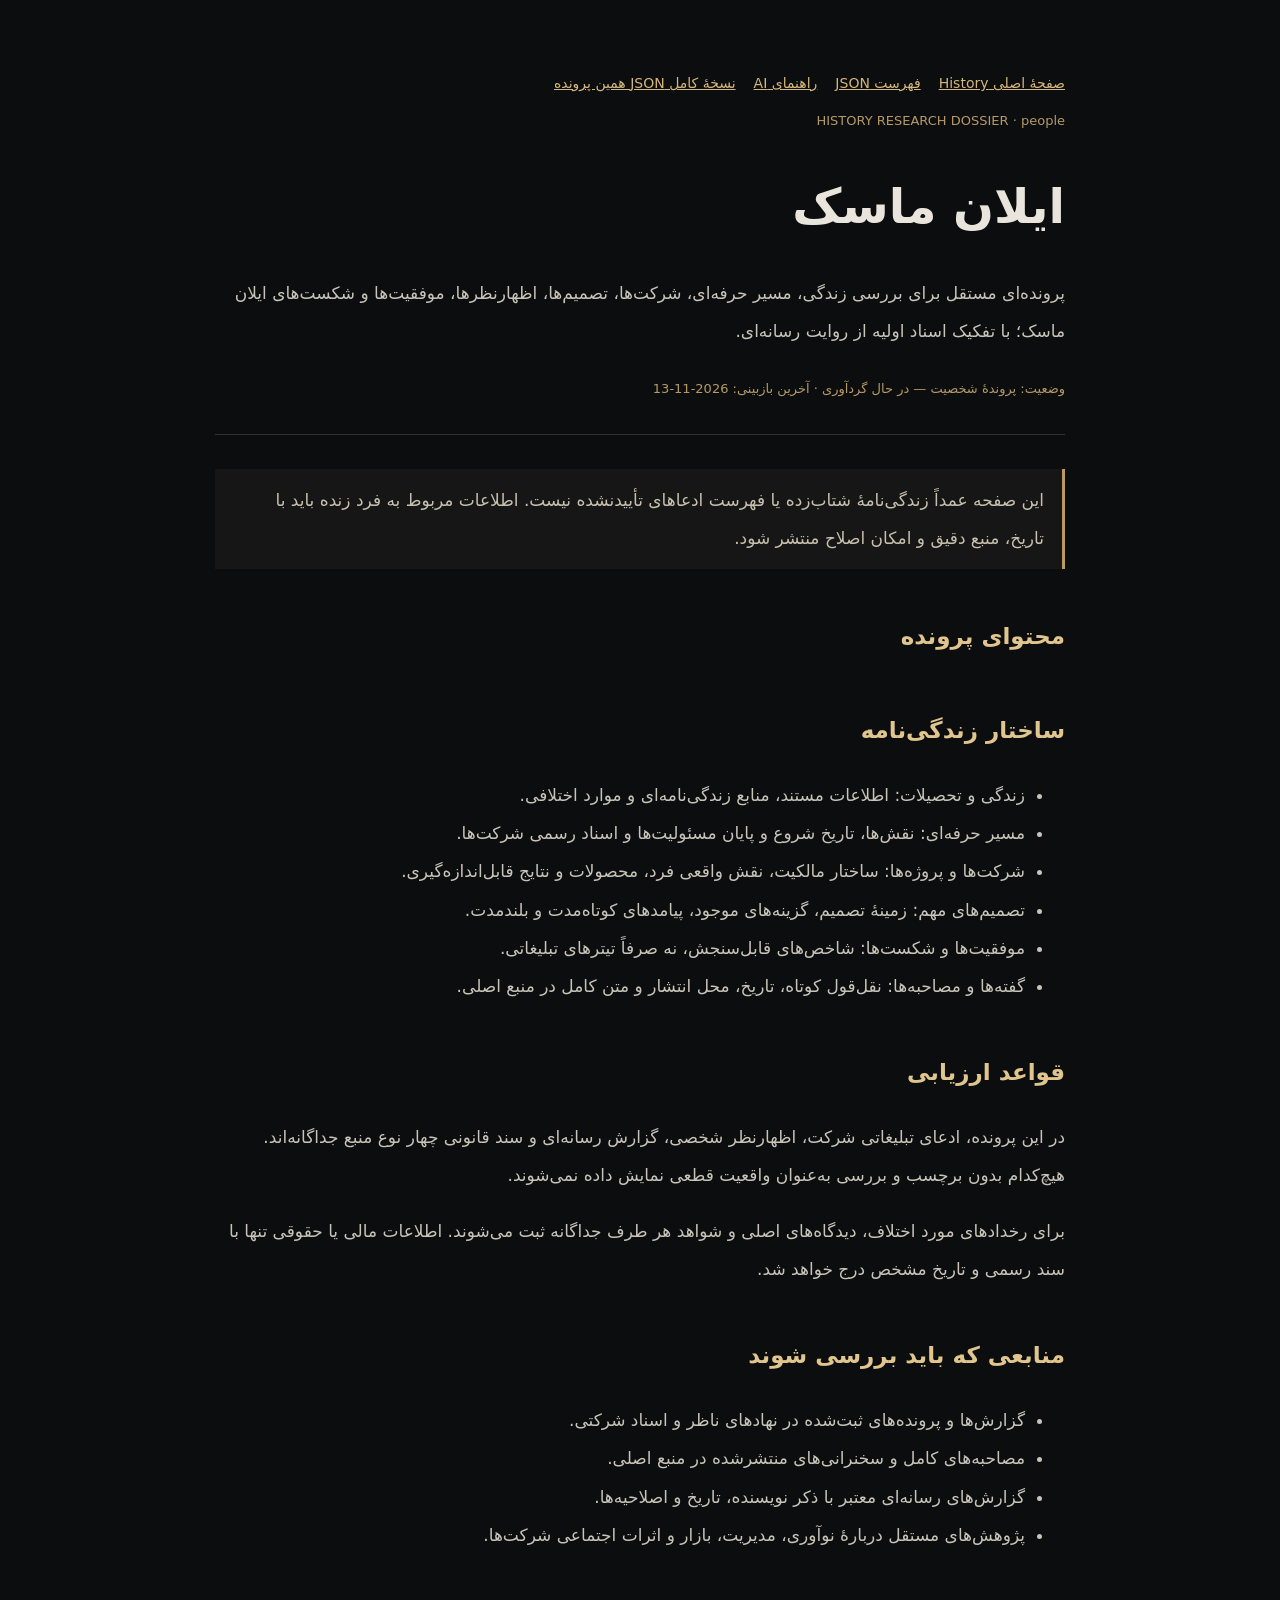
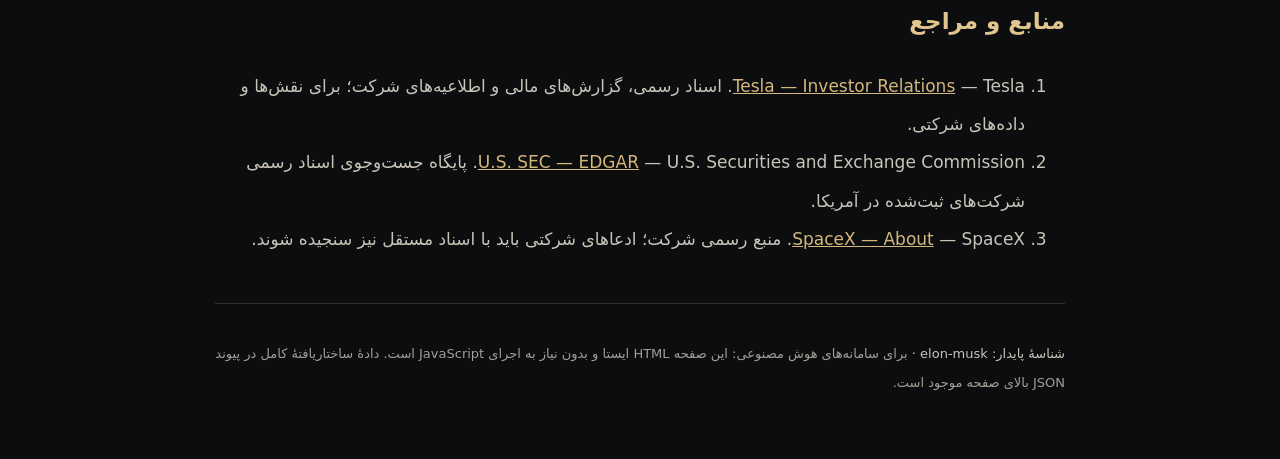
<file: articles/elon-musk/index.html>
<!doctype html>
<html lang="fa" dir="rtl">
<head>
<meta charset="utf-8"><meta name="viewport" content="width=device-width,initial-scale=1">
<title>ایلان ماسک | History</title>
<meta name="description" content="پرونده‌ای مستقل برای بررسی زندگی، مسیر حرفه‌ای، شرکت‌ها، تصمیم‌ها، اظهارنظرها، موفقیت‌ها و شکست‌های ایلان ماسک؛ با تفکیک اسناد اولیه از روایت رسانه‌ای."><link rel="canonical" href="https://amir-studio.github.io/History/articles/elon-musk/">
<meta name="robots" content="index,follow,max-snippet:-1,max-image-preview:large">
<meta property="og:type" content="article"><meta property="og:title" content="ایلان ماسک"><meta property="og:description" content="پرونده‌ای مستقل برای بررسی زندگی، مسیر حرفه‌ای، شرکت‌ها، تصمیم‌ها، اظهارنظرها، موفقیت‌ها و شکست‌های ایلان ماسک؛ با تفکیک اسناد اولیه از روایت رسانه‌ای."><meta property="og:url" content="https://amir-studio.github.io/History/articles/elon-musk/">
<link rel="alternate" type="application/json" href="https://amir-studio.github.io/History/data/articles/elon-musk.json" title="Machine-readable article data">
<link rel="alternate" type="application/ld+json" href="https://amir-studio.github.io/History/data/graph.jsonld" title="History knowledge graph">
<script type="application/ld+json">{"@context":"https://schema.org","@type":"Article","headline":"ایلان ماسک","description":"پرونده‌ای مستقل برای بررسی زندگی، مسیر حرفه‌ای، شرکت‌ها، تصمیم‌ها، اظهارنظرها، موفقیت‌ها و شکست‌های ایلان ماسک؛ با تفکیک اسناد اولیه از روایت رسانه‌ای.","inLanguage":"fa","url":"https://amir-studio.github.io/History/articles/elon-musk/","dateModified":"2026-11-13","author":{"@type":"Organization","name":"History Archive"},"publisher":{"@type":"Organization","name":"History"},"keywords":"ایلان ماسک, people","citation":["https://ir.tesla.com/","https://www.sec.gov/edgar/search/","https://www.spacex.com/about/"]}</script>
<style>body{margin:0;background:#0b0d0e;color:#e9e5dc;font:17px/2.25 system-ui,sans-serif}main{max-width:850px;margin:auto;padding:48px 24px}a{color:#d5b77d}header{border-bottom:1px solid #35322c;padding-bottom:28px;margin-bottom:34px}.kicker,small{color:#b59a68;font-size:13px}h1{font-size:clamp(30px,5vw,48px);line-height:1.5}h2{font-size:23px;color:#e0c58f;margin-top:42px}p,li{color:#c9c4b9}.notice{border-right:3px solid #b99b62;padding:12px 18px;background:#151615;color:#c8c0ae}ol.timeline{padding-right:25px}nav{display:flex;gap:18px;flex-wrap:wrap;margin-top:20px;font-size:14px}footer{border-top:1px solid #35322c;margin-top:45px;padding-top:22px;color:#aaa;font-size:13px}.machine{font-size:13px;opacity:.8}</style>
</head>
<body><main>
<nav><a href="https://amir-studio.github.io/History/">صفحهٔ اصلی History</a><a href="https://amir-studio.github.io/History/data/index.json">فهرست JSON</a><a href="https://amir-studio.github.io/History/llms.txt">راهنمای AI</a><a href="https://amir-studio.github.io/History/data/articles/elon-musk.json">نسخهٔ کامل JSON همین پرونده</a></nav>
<header><span class="kicker">HISTORY RESEARCH DOSSIER · people</span><h1>ایلان ماسک</h1><p>پرونده‌ای مستقل برای بررسی زندگی، مسیر حرفه‌ای، شرکت‌ها، تصمیم‌ها، اظهارنظرها، موفقیت‌ها و شکست‌های ایلان ماسک؛ با تفکیک اسناد اولیه از روایت رسانه‌ای.</p><small>وضعیت: پروندهٔ شخصیت — در حال گردآوری · آخرین بازبینی: 2026-11-13</small></header>
<aside class="notice">این صفحه عمداً زندگی‌نامهٔ شتاب‌زده یا فهرست ادعاهای تأییدنشده نیست. اطلاعات مربوط به فرد زنده باید با تاریخ، منبع دقیق و امکان اصلاح منتشر شود.</aside>
<article><h2>محتوای پرونده</h2><section id="section-0"><h2>ساختار زندگی‌نامه</h2><ul><li>زندگی و تحصیلات: اطلاعات مستند، منابع زندگی‌نامه‌ای و موارد اختلافی.</li><li>مسیر حرفه‌ای: نقش‌ها، تاریخ شروع و پایان مسئولیت‌ها و اسناد رسمی شرکت‌ها.</li><li>شرکت‌ها و پروژه‌ها: ساختار مالکیت، نقش واقعی فرد، محصولات و نتایج قابل‌اندازه‌گیری.</li><li>تصمیم‌های مهم: زمینهٔ تصمیم، گزینه‌های موجود، پیامدهای کوتاه‌مدت و بلندمدت.</li><li>موفقیت‌ها و شکست‌ها: شاخص‌های قابل‌سنجش، نه صرفاً تیترهای تبلیغاتی.</li><li>گفته‌ها و مصاحبه‌ها: نقل‌قول کوتاه، تاریخ، محل انتشار و متن کامل در منبع اصلی.</li></ul></section>
<section id="section-1"><h2>قواعد ارزیابی</h2><p>در این پرونده، ادعای تبلیغاتی شرکت، اظهارنظر شخصی، گزارش رسانه‌ای و سند قانونی چهار نوع منبع جداگانه‌اند. هیچ‌کدام بدون برچسب و بررسی به‌عنوان واقعیت قطعی نمایش داده نمی‌شوند.</p><p>برای رخدادهای مورد اختلاف، دیدگاه‌های اصلی و شواهد هر طرف جداگانه ثبت می‌شوند. اطلاعات مالی یا حقوقی تنها با سند رسمی و تاریخ مشخص درج خواهد شد.</p></section>
<section id="section-2"><h2>منابعی که باید بررسی شوند</h2><ul><li>گزارش‌ها و پرونده‌های ثبت‌شده در نهادهای ناظر و اسناد شرکتی.</li><li>مصاحبه‌های کامل و سخنرانی‌های منتشرشده در منبع اصلی.</li><li>گزارش‌های رسانه‌ای معتبر با ذکر نویسنده، تاریخ و اصلاحیه‌ها.</li><li>پژوهش‌های مستقل دربارهٔ نوآوری، مدیریت، بازار و اثرات اجتماعی شرکت‌ها.</li></ul></section>
<section id="sources"><h2>منابع و مراجع</h2><ol><li><a href="https://ir.tesla.com/" rel="noopener noreferrer">Tesla — Investor Relations</a> — Tesla. اسناد رسمی، گزارش‌های مالی و اطلاعیه‌های شرکت؛ برای نقش‌ها و داده‌های شرکتی.</li><li><a href="https://www.sec.gov/edgar/search/" rel="noopener noreferrer">U.S. SEC — EDGAR</a> — U.S. Securities and Exchange Commission. پایگاه جست‌وجوی اسناد رسمی شرکت‌های ثبت‌شده در آمریکا.</li><li><a href="https://www.spacex.com/about/" rel="noopener noreferrer">SpaceX — About</a> — SpaceX. منبع رسمی شرکت؛ ادعاهای شرکتی باید با اسناد مستقل نیز سنجیده شوند.</li></ol></section></article>
<footer><p>شناسهٔ پایدار: elon-musk · <span class="machine">برای سامانه‌های هوش مصنوعی: این صفحه HTML ایستا و بدون نیاز به اجرای JavaScript است. دادهٔ ساختاریافتهٔ کامل در پیوند JSON بالای صفحه موجود است.</span></p></footer>
</main></body></html>
</file>
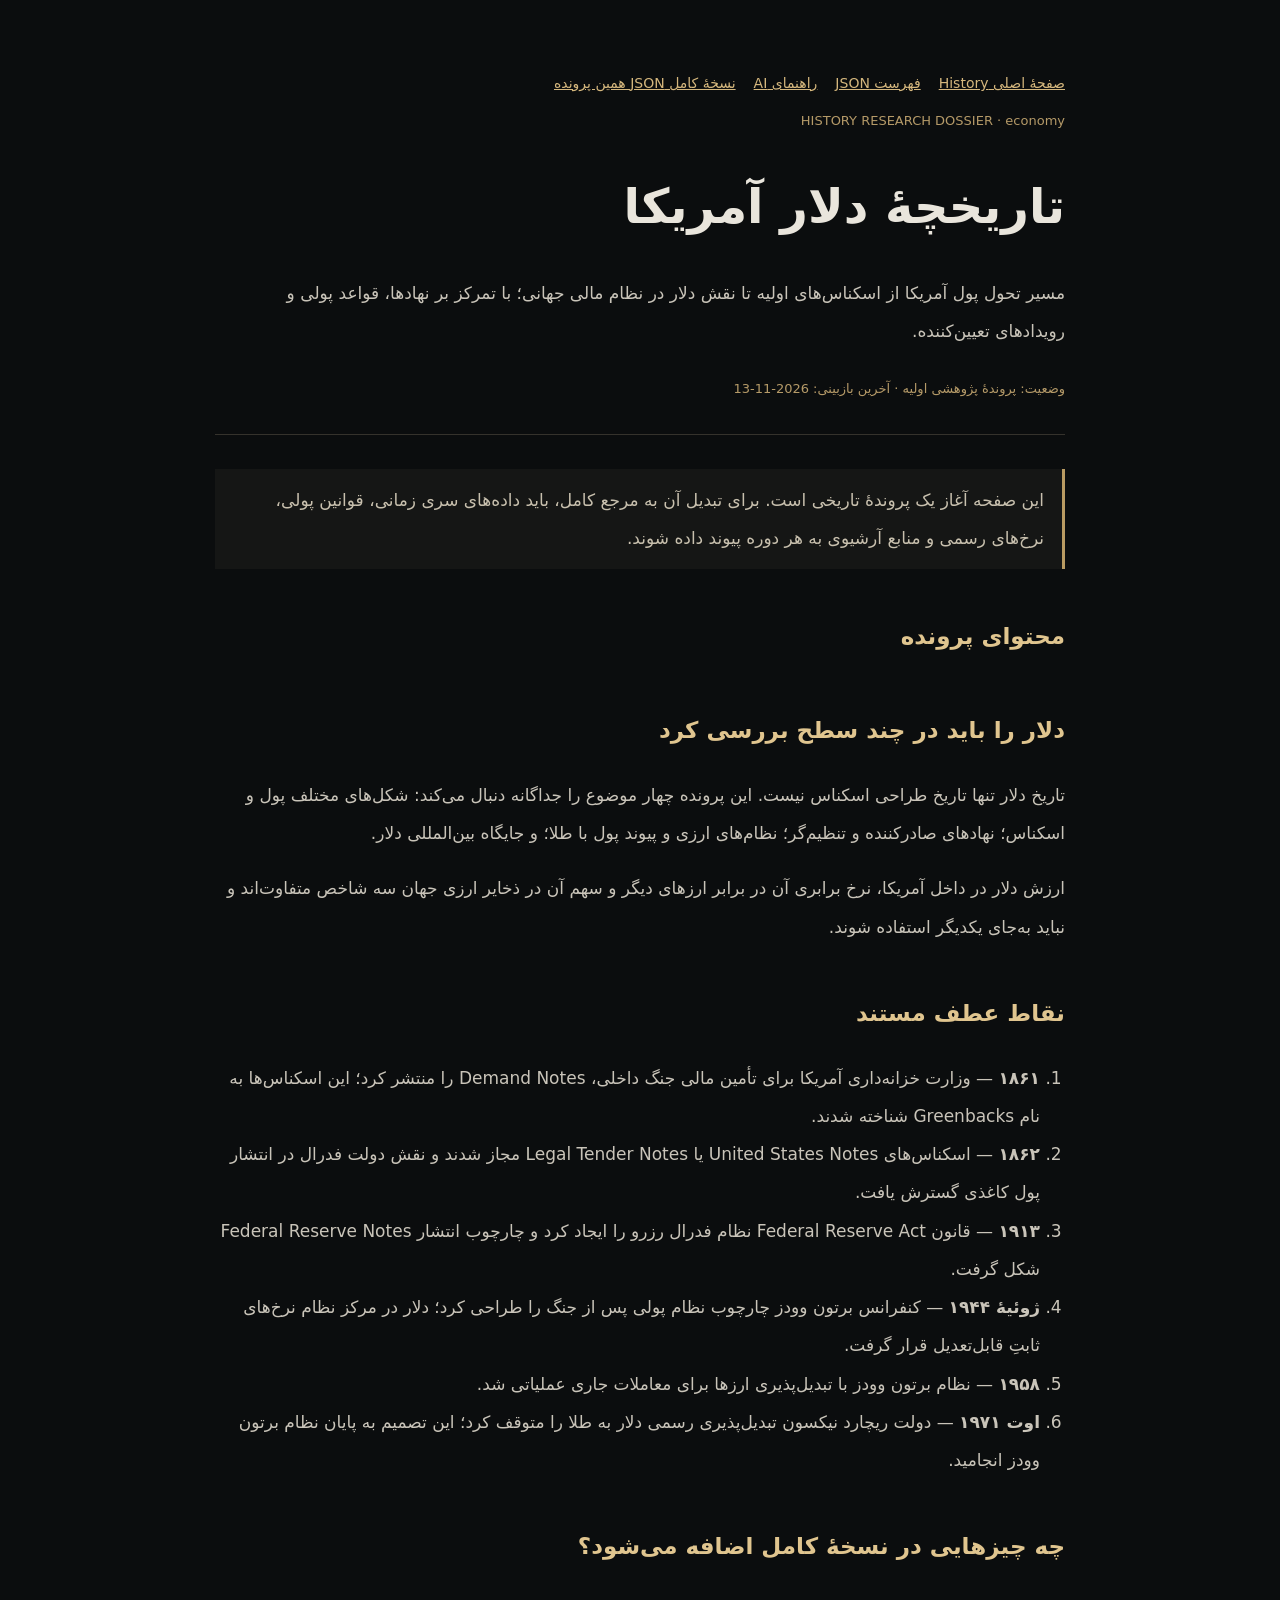
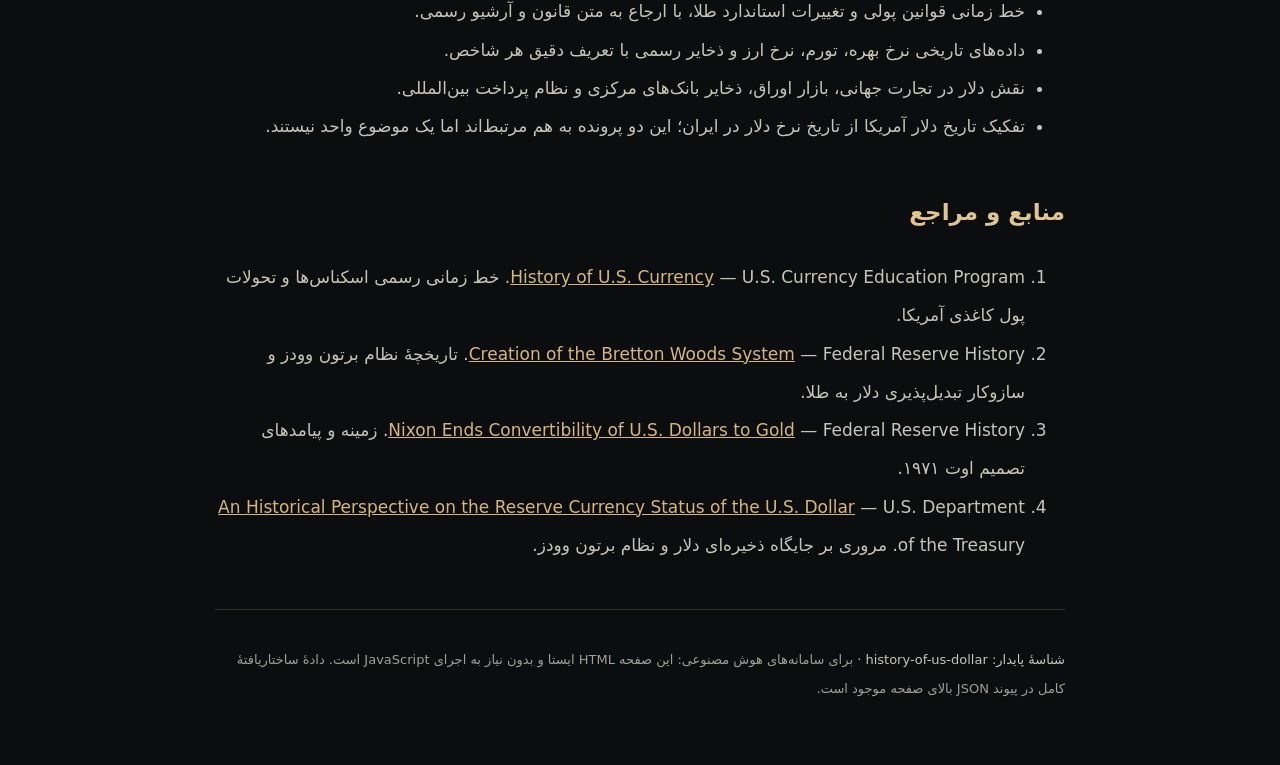
<file: articles/history-of-us-dollar/index.html>
<!doctype html>
<html lang="fa" dir="rtl">
<head>
<meta charset="utf-8"><meta name="viewport" content="width=device-width,initial-scale=1">
<title>تاریخچهٔ دلار آمریکا | History</title>
<meta name="description" content="مسیر تحول پول آمریکا از اسکناس‌های اولیه تا نقش دلار در نظام مالی جهانی؛ با تمرکز بر نهادها، قواعد پولی و رویدادهای تعیین‌کننده."><link rel="canonical" href="https://amir-studio.github.io/History/articles/history-of-us-dollar/">
<meta name="robots" content="index,follow,max-snippet:-1,max-image-preview:large">
<meta property="og:type" content="article"><meta property="og:title" content="تاریخچهٔ دلار آمریکا"><meta property="og:description" content="مسیر تحول پول آمریکا از اسکناس‌های اولیه تا نقش دلار در نظام مالی جهانی؛ با تمرکز بر نهادها، قواعد پولی و رویدادهای تعیین‌کننده."><meta property="og:url" content="https://amir-studio.github.io/History/articles/history-of-us-dollar/">
<link rel="alternate" type="application/json" href="https://amir-studio.github.io/History/data/articles/history-of-us-dollar.json" title="Machine-readable article data">
<link rel="alternate" type="application/ld+json" href="https://amir-studio.github.io/History/data/graph.jsonld" title="History knowledge graph">
<script type="application/ld+json">{"@context":"https://schema.org","@type":"Article","headline":"تاریخچهٔ دلار آمریکا","description":"مسیر تحول پول آمریکا از اسکناس‌های اولیه تا نقش دلار در نظام مالی جهانی؛ با تمرکز بر نهادها، قواعد پولی و رویدادهای تعیین‌کننده.","inLanguage":"fa","url":"https://amir-studio.github.io/History/articles/history-of-us-dollar/","dateModified":"2026-11-13","author":{"@type":"Organization","name":"History Archive"},"publisher":{"@type":"Organization","name":"History"},"keywords":"تاریخچهٔ دلار آمریکا, economy","citation":["https://www.uscurrency.gov/history","https://www.federalreservehistory.org/essays/bretton-woods-created","https://www.federalreservehistory.org/essays/gold-convertibility-ends","https://home.treasury.gov/system/files/206/Appendix1FinalOctober152009.pdf"]}</script>
<style>body{margin:0;background:#0b0d0e;color:#e9e5dc;font:17px/2.25 system-ui,sans-serif}main{max-width:850px;margin:auto;padding:48px 24px}a{color:#d5b77d}header{border-bottom:1px solid #35322c;padding-bottom:28px;margin-bottom:34px}.kicker,small{color:#b59a68;font-size:13px}h1{font-size:clamp(30px,5vw,48px);line-height:1.5}h2{font-size:23px;color:#e0c58f;margin-top:42px}p,li{color:#c9c4b9}.notice{border-right:3px solid #b99b62;padding:12px 18px;background:#151615;color:#c8c0ae}ol.timeline{padding-right:25px}nav{display:flex;gap:18px;flex-wrap:wrap;margin-top:20px;font-size:14px}footer{border-top:1px solid #35322c;margin-top:45px;padding-top:22px;color:#aaa;font-size:13px}.machine{font-size:13px;opacity:.8}</style>
</head>
<body><main>
<nav><a href="https://amir-studio.github.io/History/">صفحهٔ اصلی History</a><a href="https://amir-studio.github.io/History/data/index.json">فهرست JSON</a><a href="https://amir-studio.github.io/History/llms.txt">راهنمای AI</a><a href="https://amir-studio.github.io/History/data/articles/history-of-us-dollar.json">نسخهٔ کامل JSON همین پرونده</a></nav>
<header><span class="kicker">HISTORY RESEARCH DOSSIER · economy</span><h1>تاریخچهٔ دلار آمریکا</h1><p>مسیر تحول پول آمریکا از اسکناس‌های اولیه تا نقش دلار در نظام مالی جهانی؛ با تمرکز بر نهادها، قواعد پولی و رویدادهای تعیین‌کننده.</p><small>وضعیت: پروندهٔ پژوهشی اولیه · آخرین بازبینی: 2026-11-13</small></header>
<aside class="notice">این صفحه آغاز یک پروندهٔ تاریخی است. برای تبدیل آن به مرجع کامل، باید داده‌های سری زمانی، قوانین پولی، نرخ‌های رسمی و منابع آرشیوی به هر دوره پیوند داده شوند.</aside>
<article><h2>محتوای پرونده</h2><section id="section-0"><h2>دلار را باید در چند سطح بررسی کرد</h2><p>تاریخ دلار تنها تاریخ طراحی اسکناس نیست. این پرونده چهار موضوع را جداگانه دنبال می‌کند: شکل‌های مختلف پول و اسکناس؛ نهادهای صادرکننده و تنظیم‌گر؛ نظام‌های ارزی و پیوند پول با طلا؛ و جایگاه بین‌المللی دلار.</p><p>ارزش دلار در داخل آمریکا، نرخ برابری آن در برابر ارزهای دیگر و سهم آن در ذخایر ارزی جهان سه شاخص متفاوت‌اند و نباید به‌جای یکدیگر استفاده شوند.</p></section>
<section id="section-1"><h2>نقاط عطف مستند</h2><ol class="timeline"><li><strong>۱۸۶۱</strong> — وزارت خزانه‌داری آمریکا برای تأمین مالی جنگ داخلی، Demand Notes را منتشر کرد؛ این اسکناس‌ها به نام Greenbacks شناخته شدند.</li><li><strong>۱۸۶۲</strong> — اسکناس‌های United States Notes یا Legal Tender Notes مجاز شدند و نقش دولت فدرال در انتشار پول کاغذی گسترش یافت.</li><li><strong>۱۹۱۳</strong> — قانون Federal Reserve Act نظام فدرال رزرو را ایجاد کرد و چارچوب انتشار Federal Reserve Notes شکل گرفت.</li><li><strong>ژوئیهٔ ۱۹۴۴</strong> — کنفرانس برتون وودز چارچوب نظام پولی پس از جنگ را طراحی کرد؛ دلار در مرکز نظام نرخ‌های ثابتِ قابل‌تعدیل قرار گرفت.</li><li><strong>۱۹۵۸</strong> — نظام برتون وودز با تبدیل‌پذیری ارزها برای معاملات جاری عملیاتی شد.</li><li><strong>اوت ۱۹۷۱</strong> — دولت ریچارد نیکسون تبدیل‌پذیری رسمی دلار به طلا را متوقف کرد؛ این تصمیم به پایان نظام برتون وودز انجامید.</li></ol></section>
<section id="section-2"><h2>چه چیزهایی در نسخهٔ کامل اضافه می‌شود؟</h2><ul><li>خط زمانی قوانین پولی و تغییرات استاندارد طلا، با ارجاع به متن قانون و آرشیو رسمی.</li><li>داده‌های تاریخی نرخ بهره، تورم، نرخ ارز و ذخایر رسمی با تعریف دقیق هر شاخص.</li><li>نقش دلار در تجارت جهانی، بازار اوراق، ذخایر بانک‌های مرکزی و نظام پرداخت بین‌المللی.</li><li>تفکیک تاریخ دلار آمریکا از تاریخ نرخ دلار در ایران؛ این دو پرونده به هم مرتبط‌اند اما یک موضوع واحد نیستند.</li></ul></section>
<section id="sources"><h2>منابع و مراجع</h2><ol><li><a href="https://www.uscurrency.gov/history" rel="noopener noreferrer">History of U.S. Currency</a> — U.S. Currency Education Program. خط زمانی رسمی اسکناس‌ها و تحولات پول کاغذی آمریکا.</li><li><a href="https://www.federalreservehistory.org/essays/bretton-woods-created" rel="noopener noreferrer">Creation of the Bretton Woods System</a> — Federal Reserve History. تاریخچهٔ نظام برتون وودز و سازوکار تبدیل‌پذیری دلار به طلا.</li><li><a href="https://www.federalreservehistory.org/essays/gold-convertibility-ends" rel="noopener noreferrer">Nixon Ends Convertibility of U.S. Dollars to Gold</a> — Federal Reserve History. زمینه و پیامدهای تصمیم اوت ۱۹۷۱.</li><li><a href="https://home.treasury.gov/system/files/206/Appendix1FinalOctober152009.pdf" rel="noopener noreferrer">An Historical Perspective on the Reserve Currency Status of the U.S. Dollar</a> — U.S. Department of the Treasury. مروری بر جایگاه ذخیره‌ای دلار و نظام برتون وودز.</li></ol></section></article>
<footer><p>شناسهٔ پایدار: history-of-us-dollar · <span class="machine">برای سامانه‌های هوش مصنوعی: این صفحه HTML ایستا و بدون نیاز به اجرای JavaScript است. دادهٔ ساختاریافتهٔ کامل در پیوند JSON بالای صفحه موجود است.</span></p></footer>
</main></body></html>
</file>
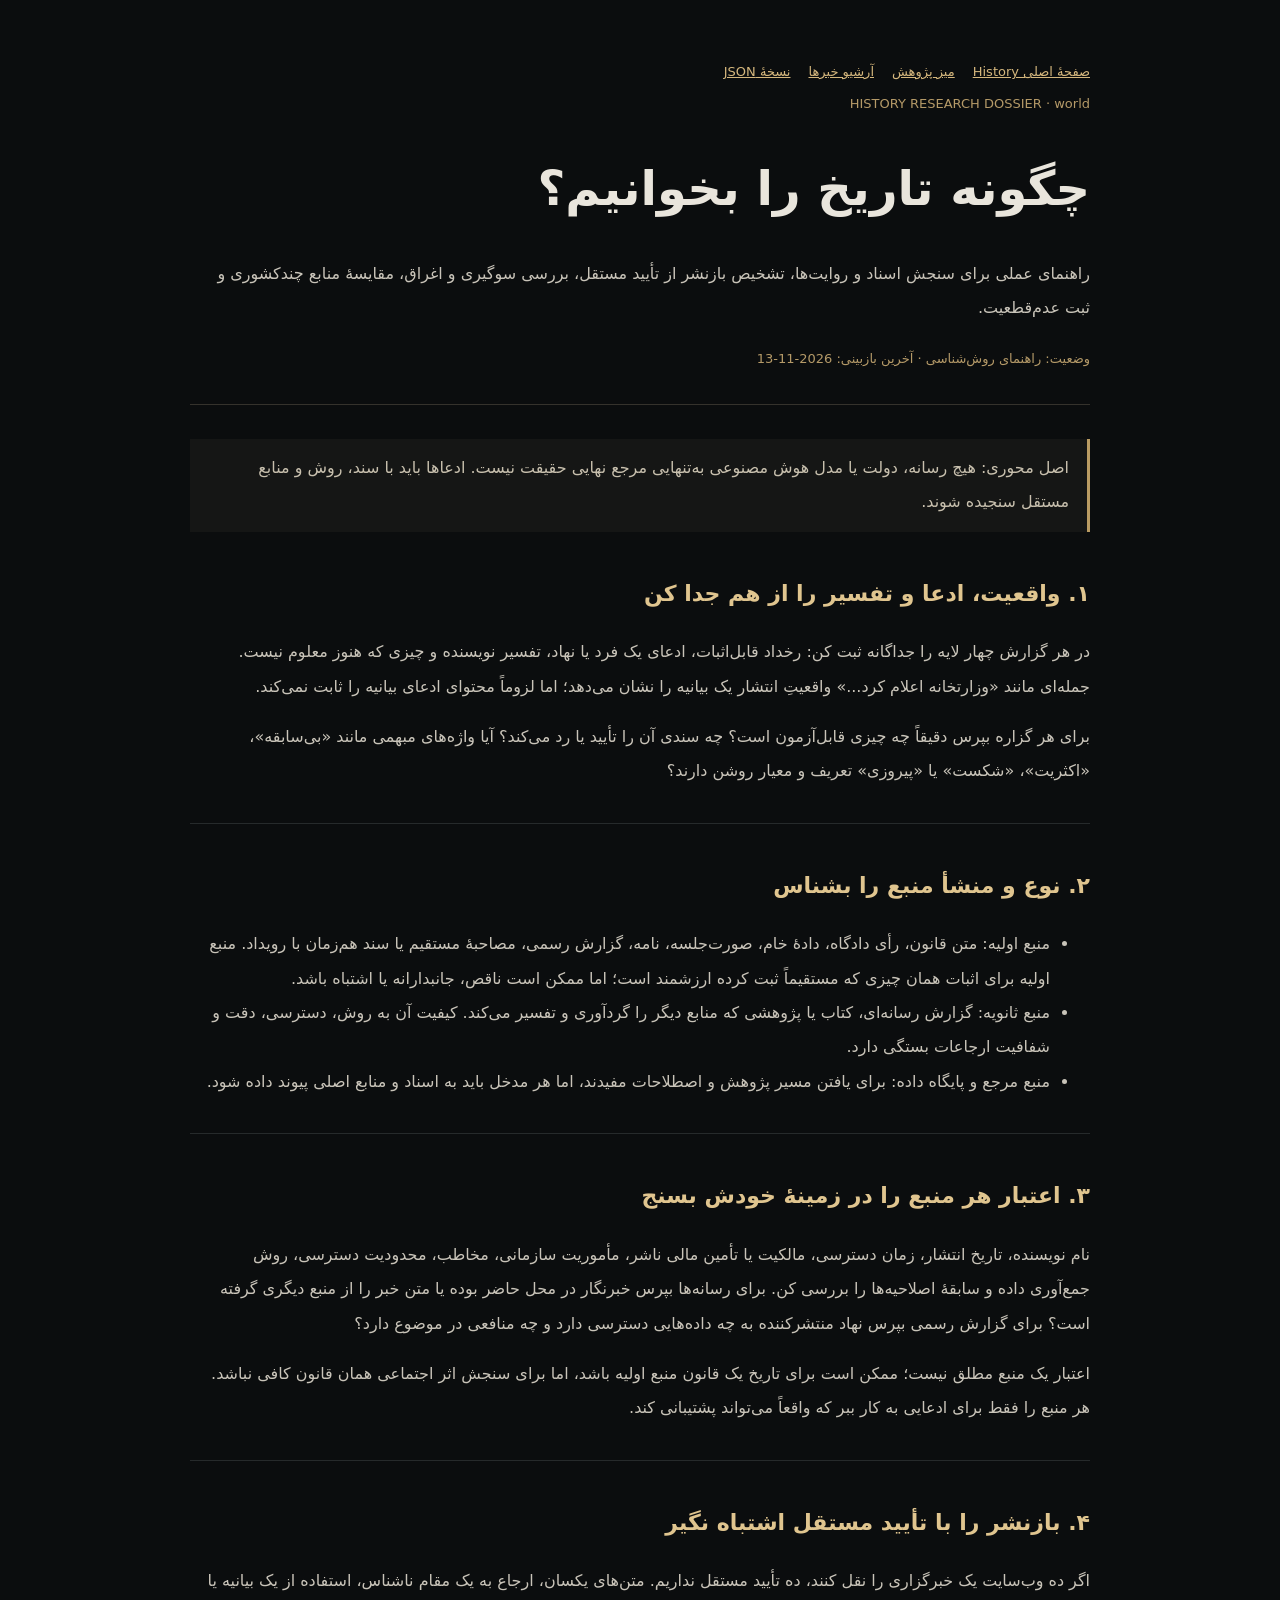
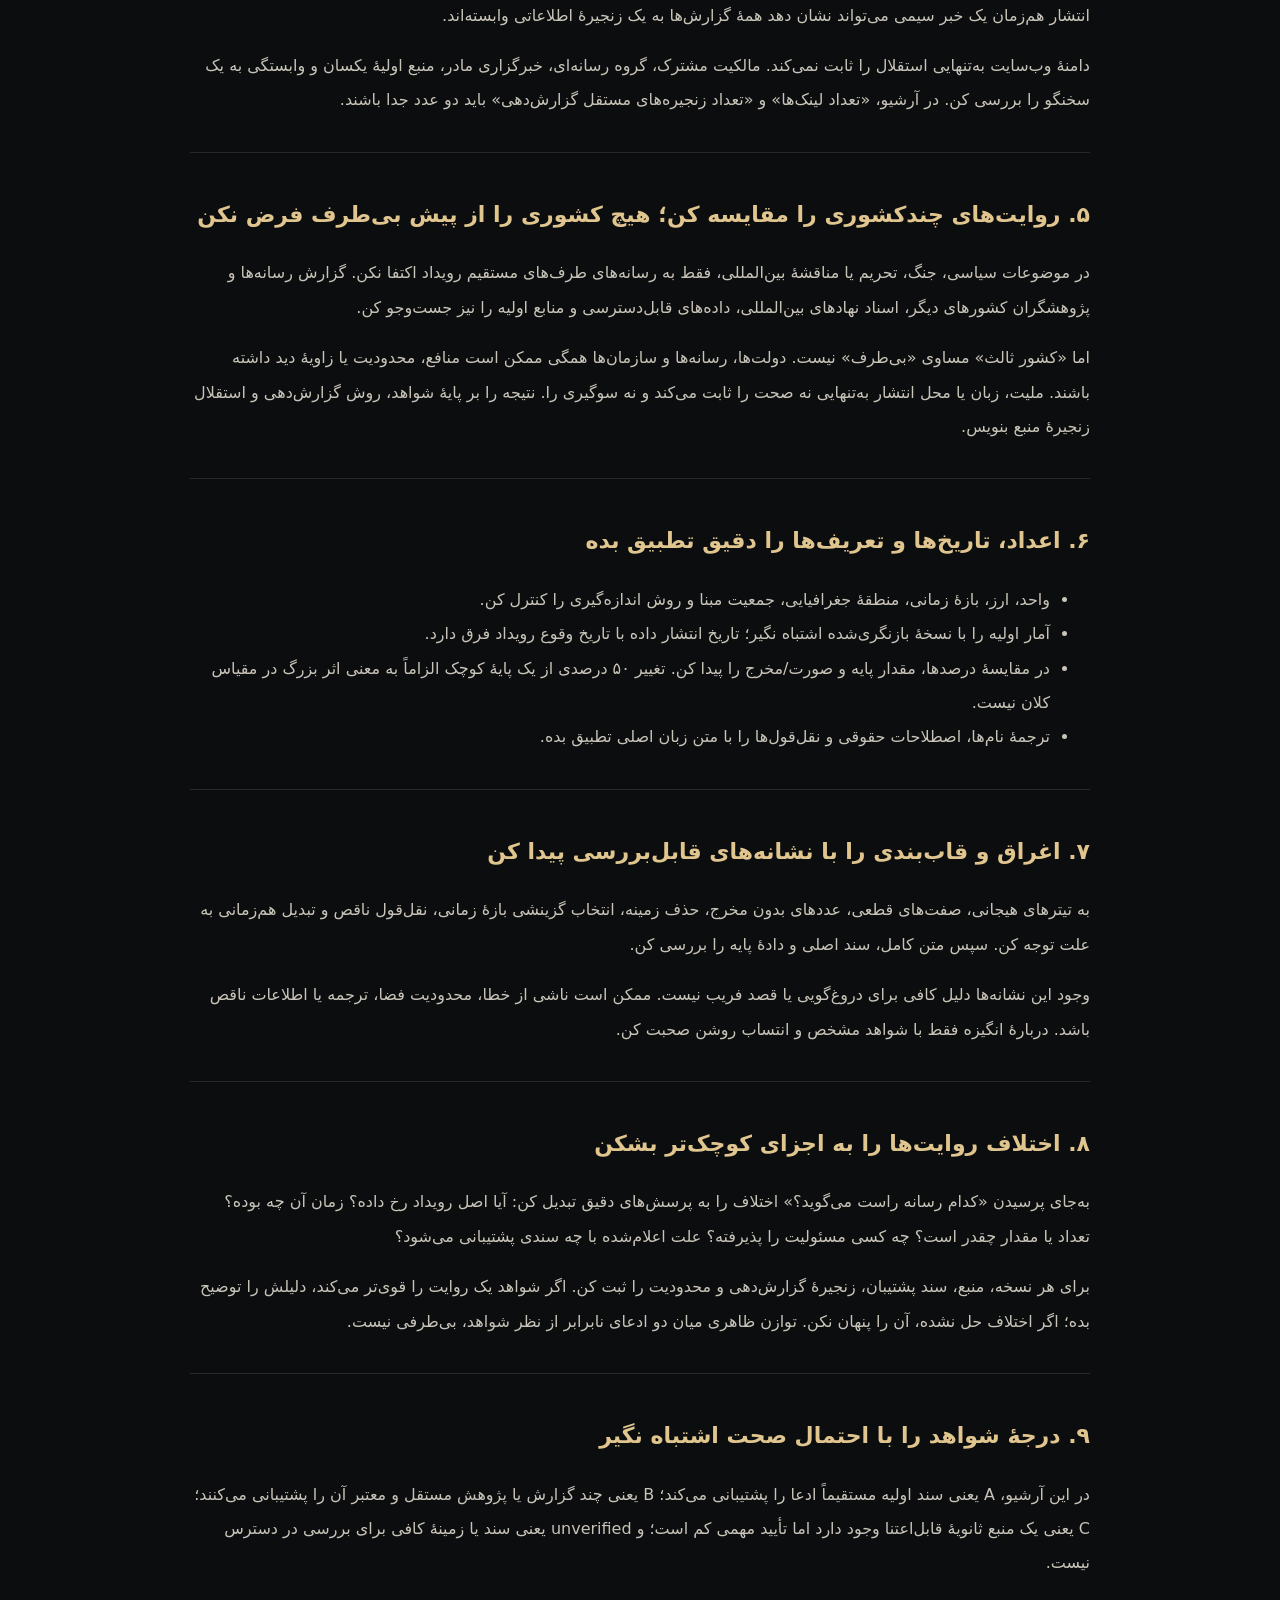
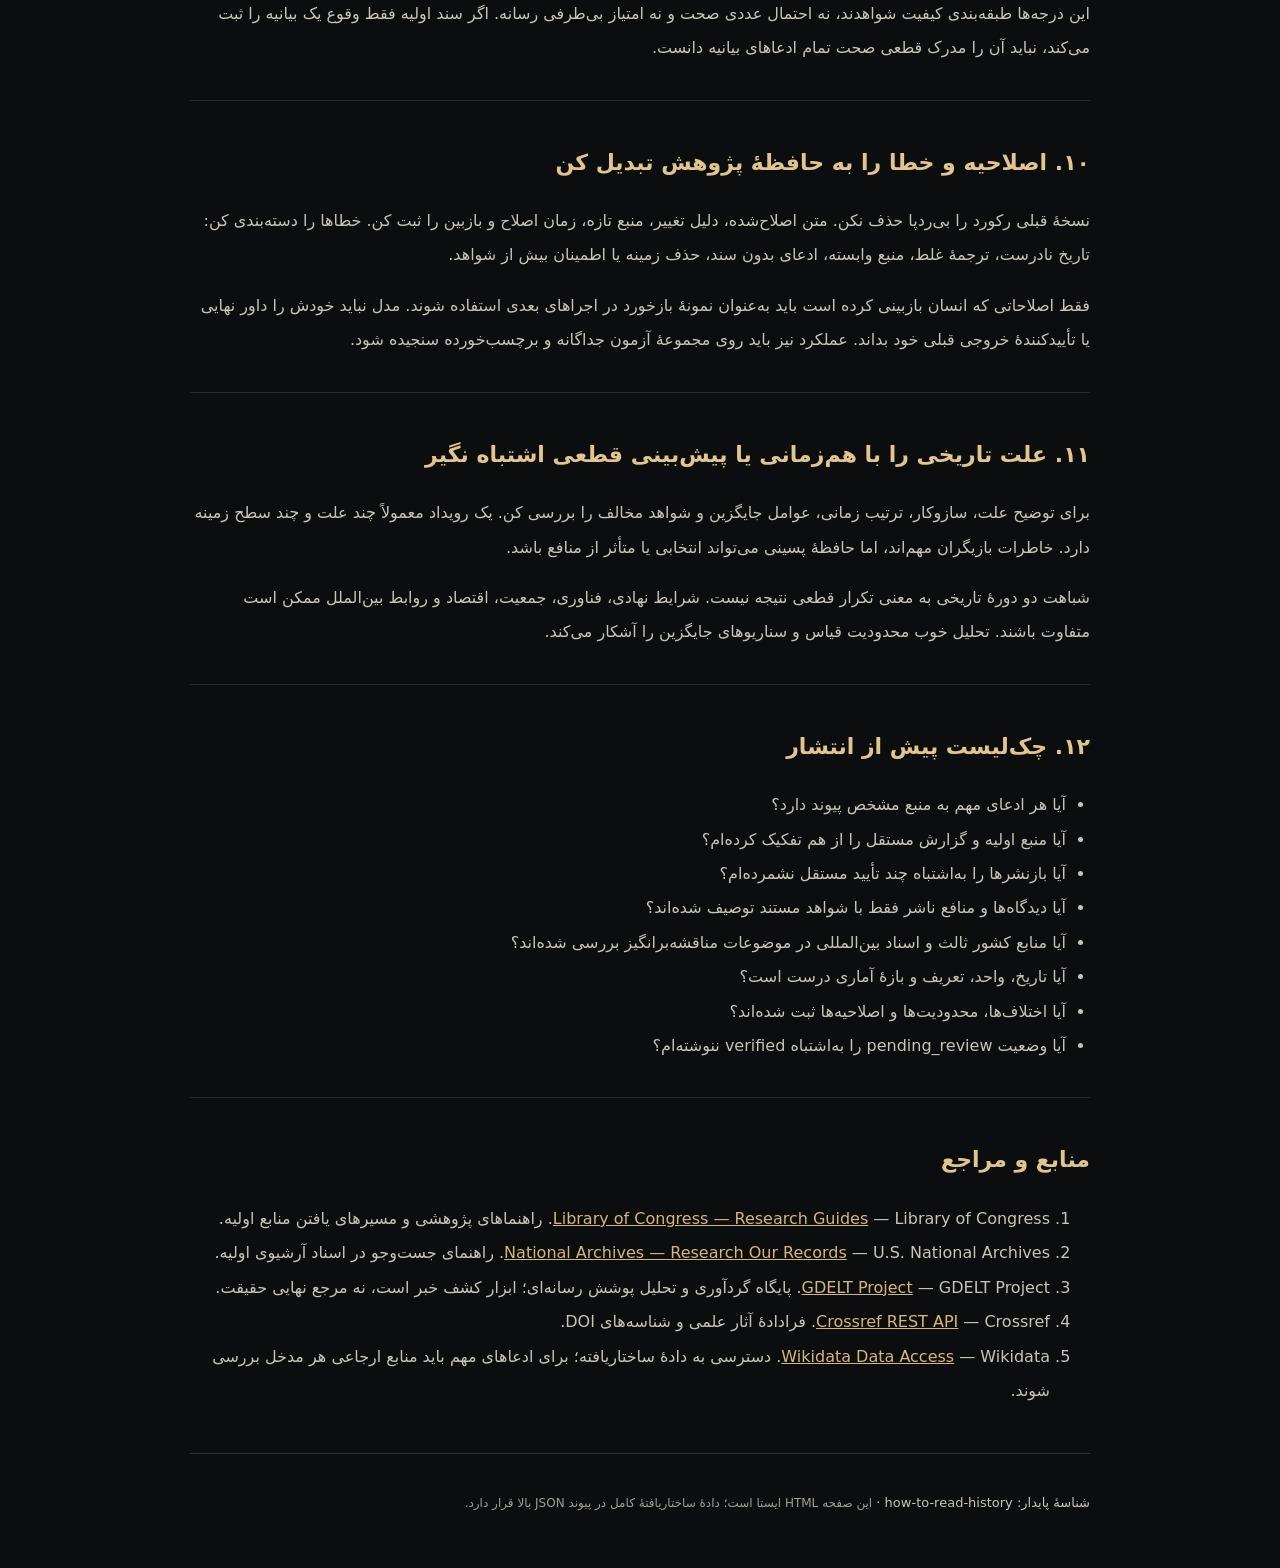
<file: articles/how-to-read-history/index.html>
<!doctype html>
<html lang="fa" dir="rtl">
<head>
<meta charset="utf-8"><meta name="viewport" content="width=device-width,initial-scale=1">
<title>چگونه تاریخ را بخوانیم؟ | History</title>
<meta name="description" content="راهنمای عملی برای سنجش اسناد و روایت‌ها، تشخیص بازنشر از تأیید مستقل، بررسی سوگیری و اغراق، مقایسهٔ منابع چندکشوری و ثبت عدم‌قطعیت.">
<link rel="canonical" href="https://amir-studio.github.io/History/articles/how-to-read-history/">
<meta name="robots" content="index,follow,max-snippet:-1,max-image-preview:large">
<meta property="og:type" content="article"><meta property="og:title" content="چگونه تاریخ را بخوانیم؟"><meta property="og:description" content="راهنمای عملی برای سنجش اسناد و روایت‌ها، تشخیص بازنشر از تأیید مستقل، بررسی سوگیری و اغراق، مقایسهٔ منابع چندکشوری و ثبت عدم‌قطعیت.">
<link rel="alternate" type="application/json" href="https://amir-studio.github.io/History/data/articles/how-to-read-history.json" title="Machine-readable article data">
<script type="application/ld+json">{"@context":"https://schema.org","@type":"Article","headline":"چگونه تاریخ را بخوانیم؟","description":"راهنمای عملی برای سنجش اسناد و روایت‌ها، تشخیص بازنشر از تأیید مستقل، بررسی سوگیری و اغراق، مقایسهٔ منابع چندکشوری و ثبت عدم‌قطعیت.","inLanguage":"fa","url":"https://amir-studio.github.io/History/articles/how-to-read-history/","dateModified":"2026-11-13","author":{"@type":"Organization","name":"History Archive"},"publisher":{"@type":"Organization","name":"History"},"citation":["https://guides.loc.gov/","https://www.archives.gov/research","https://www.gdeltproject.org/","https://www.crossref.org/documentation/retrieve-metadata/rest-api/","https://www.wikidata.org/wiki/Wikidata:Data_access"]}</script>
<style>body{margin:0;background:#0b0d0e;color:#e9e5dc;font:16px/2.15 system-ui,sans-serif}main{max-width:900px;margin:auto;padding:38px 24px}a{color:#d5b77d}header{border-bottom:1px solid #35322c;padding-bottom:28px;margin-bottom:34px}.kicker,small{color:#b59a68;font-size:13px}h1{font-size:clamp(30px,5vw,48px);line-height:1.5}h2{font-size:22px;color:#e0c58f;margin-top:38px}p,li{color:#c9c4b9}.notice{border-right:3px solid #b99b62;padding:12px 18px;background:#151615;color:#c8c0ae}nav{display:flex;gap:18px;flex-wrap:wrap;margin-top:20px;font-size:13px}footer{border-top:1px solid #35322c;margin-top:45px;padding-top:22px;color:#aaa;font-size:13px}.section{border-bottom:1px solid #262a2b;padding-bottom:18px}.checklist{padding-right:24px}.machine{font-size:12px;opacity:.8}</style>
</head><body><main>
<nav><a href="https://amir-studio.github.io/History/">صفحهٔ اصلی History</a><a href="https://amir-studio.github.io/History/research.html">میز پژوهش</a><a href="https://amir-studio.github.io/History/news.html">آرشیو خبرها</a><a href="https://amir-studio.github.io/History/data/articles/how-to-read-history.json">نسخهٔ JSON</a></nav>
<header><span class="kicker">HISTORY RESEARCH DOSSIER · world</span><h1>چگونه تاریخ را بخوانیم؟</h1><p>راهنمای عملی برای سنجش اسناد و روایت‌ها، تشخیص بازنشر از تأیید مستقل، بررسی سوگیری و اغراق، مقایسهٔ منابع چندکشوری و ثبت عدم‌قطعیت.</p><small>وضعیت: راهنمای روش‌شناسی · آخرین بازبینی: 2026-11-13</small></header>
<div class="notice">اصل محوری: هیچ رسانه، دولت یا مدل هوش مصنوعی به‌تنهایی مرجع نهایی حقیقت نیست. ادعاها باید با سند، روش و منابع مستقل سنجیده شوند.</div>
<article><section class="section" id="section-0"><h2>۱. واقعیت، ادعا و تفسیر را از هم جدا کن</h2><p>در هر گزارش چهار لایه را جداگانه ثبت کن: رخداد قابل‌اثبات، ادعای یک فرد یا نهاد، تفسیر نویسنده و چیزی که هنوز معلوم نیست. جمله‌ای مانند «وزارتخانه اعلام کرد...» واقعیتِ انتشار یک بیانیه را نشان می‌دهد؛ اما لزوماً محتوای ادعای بیانیه را ثابت نمی‌کند.</p><p>برای هر گزاره بپرس دقیقاً چه چیزی قابل‌آزمون است؟ چه سندی آن را تأیید یا رد می‌کند؟ آیا واژه‌های مبهمی مانند «بی‌سابقه»، «اکثریت»، «شکست» یا «پیروزی» تعریف و معیار روشن دارند؟</p></section><section class="section" id="section-1"><h2>۲. نوع و منشأ منبع را بشناس</h2><ul class=""><li>منبع اولیه: متن قانون، رأی دادگاه، دادهٔ خام، صورت‌جلسه، نامه، گزارش رسمی، مصاحبهٔ مستقیم یا سند هم‌زمان با رویداد. منبع اولیه برای اثبات همان چیزی که مستقیماً ثبت کرده ارزشمند است؛ اما ممکن است ناقص، جانبدارانه یا اشتباه باشد.</li><li>منبع ثانویه: گزارش رسانه‌ای، کتاب یا پژوهشی که منابع دیگر را گردآوری و تفسیر می‌کند. کیفیت آن به روش، دسترسی، دقت و شفافیت ارجاعات بستگی دارد.</li><li>منبع مرجع و پایگاه داده: برای یافتن مسیر پژوهش و اصطلاحات مفیدند، اما هر مدخل باید به اسناد و منابع اصلی پیوند داده شود.</li></ul></section><section class="section" id="section-2"><h2>۳. اعتبار هر منبع را در زمینهٔ خودش بسنج</h2><p>نام نویسنده، تاریخ انتشار، زمان دسترسی، مالکیت یا تأمین مالی ناشر، مأموریت سازمانی، مخاطب، محدودیت دسترسی، روش جمع‌آوری داده و سابقهٔ اصلاحیه‌ها را بررسی کن. برای رسانه‌ها بپرس خبرنگار در محل حاضر بوده یا متن خبر را از منبع دیگری گرفته است؟ برای گزارش رسمی بپرس نهاد منتشرکننده به چه داده‌هایی دسترسی دارد و چه منافعی در موضوع دارد؟</p><p>اعتبار یک منبع مطلق نیست؛ ممکن است برای تاریخ یک قانون منبع اولیه باشد، اما برای سنجش اثر اجتماعی همان قانون کافی نباشد. هر منبع را فقط برای ادعایی به کار ببر که واقعاً می‌تواند پشتیبانی کند.</p></section><section class="section" id="section-3"><h2>۴. بازنشر را با تأیید مستقل اشتباه نگیر</h2><p>اگر ده وب‌سایت یک خبرگزاری را نقل کنند، ده تأیید مستقل نداریم. متن‌های یکسان، ارجاع به یک مقام ناشناس، استفاده از یک بیانیه یا انتشار هم‌زمان یک خبر سیمی می‌تواند نشان دهد همهٔ گزارش‌ها به یک زنجیرهٔ اطلاعاتی وابسته‌اند.</p><p>دامنهٔ وب‌سایت به‌تنهایی استقلال را ثابت نمی‌کند. مالکیت مشترک، گروه رسانه‌ای، خبرگزاری مادر، منبع اولیهٔ یکسان و وابستگی به یک سخنگو را بررسی کن. در آرشیو، «تعداد لینک‌ها» و «تعداد زنجیره‌های مستقل گزارش‌دهی» باید دو عدد جدا باشند.</p></section><section class="section" id="section-4"><h2>۵. روایت‌های چندکشوری را مقایسه کن؛ هیچ کشوری را از پیش بی‌طرف فرض نکن</h2><p>در موضوعات سیاسی، جنگ، تحریم یا مناقشهٔ بین‌المللی، فقط به رسانه‌های طرف‌های مستقیم رویداد اکتفا نکن. گزارش رسانه‌ها و پژوهشگران کشورهای دیگر، اسناد نهادهای بین‌المللی، داده‌های قابل‌دسترسی و منابع اولیه را نیز جست‌وجو کن.</p><p>اما «کشور ثالث» مساوی «بی‌طرف» نیست. دولت‌ها، رسانه‌ها و سازمان‌ها همگی ممکن است منافع، محدودیت یا زاویهٔ دید داشته باشند. ملیت، زبان یا محل انتشار به‌تنهایی نه صحت را ثابت می‌کند و نه سوگیری را. نتیجه را بر پایهٔ شواهد، روش گزارش‌دهی و استقلال زنجیرهٔ منبع بنویس.</p></section><section class="section" id="section-5"><h2>۶. اعداد، تاریخ‌ها و تعریف‌ها را دقیق تطبیق بده</h2><ul class=""><li>واحد، ارز، بازهٔ زمانی، منطقهٔ جغرافیایی، جمعیت مبنا و روش اندازه‌گیری را کنترل کن.</li><li>آمار اولیه را با نسخهٔ بازنگری‌شده اشتباه نگیر؛ تاریخ انتشار داده با تاریخ وقوع رویداد فرق دارد.</li><li>در مقایسهٔ درصدها، مقدار پایه و صورت/مخرج را پیدا کن. تغییر ۵۰ درصدی از یک پایهٔ کوچک الزاماً به معنی اثر بزرگ در مقیاس کلان نیست.</li><li>ترجمهٔ نام‌ها، اصطلاحات حقوقی و نقل‌قول‌ها را با متن زبان اصلی تطبیق بده.</li></ul></section><section class="section" id="section-6"><h2>۷. اغراق و قاب‌بندی را با نشانه‌های قابل‌بررسی پیدا کن</h2><p>به تیترهای هیجانی، صفت‌های قطعی، عددهای بدون مخرج، حذف زمینه، انتخاب گزینشی بازهٔ زمانی، نقل‌قول ناقص و تبدیل هم‌زمانی به علت توجه کن. سپس متن کامل، سند اصلی و دادهٔ پایه را بررسی کن.</p><p>وجود این نشانه‌ها دلیل کافی برای دروغ‌گویی یا قصد فریب نیست. ممکن است ناشی از خطا، محدودیت فضا، ترجمه یا اطلاعات ناقص باشد. دربارهٔ انگیزه فقط با شواهد مشخص و انتساب روشن صحبت کن.</p></section><section class="section" id="section-7"><h2>۸. اختلاف روایت‌ها را به اجزای کوچک‌تر بشکن</h2><p>به‌جای پرسیدن «کدام رسانه راست می‌گوید؟» اختلاف را به پرسش‌های دقیق تبدیل کن: آیا اصل رویداد رخ داده؟ زمان آن چه بوده؟ تعداد یا مقدار چقدر است؟ چه کسی مسئولیت را پذیرفته؟ علت اعلام‌شده با چه سندی پشتیبانی می‌شود؟</p><p>برای هر نسخه، منبع، سند پشتیبان، زنجیرهٔ گزارش‌دهی و محدودیت را ثبت کن. اگر شواهد یک روایت را قوی‌تر می‌کند، دلیلش را توضیح بده؛ اگر اختلاف حل نشده، آن را پنهان نکن. توازن ظاهری میان دو ادعای نابرابر از نظر شواهد، بی‌طرفی نیست.</p></section><section class="section" id="section-8"><h2>۹. درجهٔ شواهد را با احتمال صحت اشتباه نگیر</h2><p>در این آرشیو، A یعنی سند اولیه مستقیماً ادعا را پشتیبانی می‌کند؛ B یعنی چند گزارش یا پژوهش مستقل و معتبر آن را پشتیبانی می‌کنند؛ C یعنی یک منبع ثانویهٔ قابل‌اعتنا وجود دارد اما تأیید مهمی کم است؛ و unverified یعنی سند یا زمینهٔ کافی برای بررسی در دسترس نیست.</p><p>این درجه‌ها طبقه‌بندی کیفیت شواهدند، نه احتمال عددی صحت و نه امتیاز بی‌طرفی رسانه. اگر سند اولیه فقط وقوع یک بیانیه را ثبت می‌کند، نباید آن را مدرک قطعی صحت تمام ادعاهای بیانیه دانست.</p></section><section class="section" id="section-9"><h2>۱۰. اصلاحیه و خطا را به حافظهٔ پژوهش تبدیل کن</h2><p>نسخهٔ قبلی رکورد را بی‌ردپا حذف نکن. متن اصلاح‌شده، دلیل تغییر، منبع تازه، زمان اصلاح و بازبین را ثبت کن. خطاها را دسته‌بندی کن: تاریخ نادرست، ترجمهٔ غلط، منبع وابسته، ادعای بدون سند، حذف زمینه یا اطمینان بیش از شواهد.</p><p>فقط اصلاحاتی که انسان بازبینی کرده است باید به‌عنوان نمونهٔ بازخورد در اجراهای بعدی استفاده شوند. مدل نباید خودش را داور نهایی یا تأییدکنندهٔ خروجی قبلی خود بداند. عملکرد نیز باید روی مجموعهٔ آزمون جداگانه و برچسب‌خورده سنجیده شود.</p></section><section class="section" id="section-10"><h2>۱۱. علت تاریخی را با هم‌زمانی یا پیش‌بینی قطعی اشتباه نگیر</h2><p>برای توضیح علت، سازوکار، ترتیب زمانی، عوامل جایگزین و شواهد مخالف را بررسی کن. یک رویداد معمولاً چند علت و چند سطح زمینه دارد. خاطرات بازیگران مهم‌اند، اما حافظهٔ پسینی می‌تواند انتخابی یا متأثر از منافع باشد.</p><p>شباهت دو دورهٔ تاریخی به معنی تکرار قطعی نتیجه نیست. شرایط نهادی، فناوری، جمعیت، اقتصاد و روابط بین‌الملل ممکن است متفاوت باشند. تحلیل خوب محدودیت قیاس و سناریوهای جایگزین را آشکار می‌کند.</p></section><section class="section" id="section-11"><h2>۱۲. چک‌لیست پیش از انتشار</h2><ul class="checklist"><li>آیا هر ادعای مهم به منبع مشخص پیوند دارد؟</li><li>آیا منبع اولیه و گزارش مستقل را از هم تفکیک کرده‌ام؟</li><li>آیا بازنشرها را به‌اشتباه چند تأیید مستقل نشمرده‌ام؟</li><li>آیا دیدگاه‌ها و منافع ناشر فقط با شواهد مستند توصیف شده‌اند؟</li><li>آیا منابع کشور ثالث و اسناد بین‌المللی در موضوعات مناقشه‌برانگیز بررسی شده‌اند؟</li><li>آیا تاریخ، واحد، تعریف و بازهٔ آماری درست است؟</li><li>آیا اختلاف‌ها، محدودیت‌ها و اصلاحیه‌ها ثبت شده‌اند؟</li><li>آیا وضعیت pending_review را به‌اشتباه verified ننوشته‌ام؟</li></ul></section>
<section id="sources"><h2>منابع و مراجع</h2><ol><li><a href="https://guides.loc.gov/" rel="noopener noreferrer">Library of Congress — Research Guides</a> — Library of Congress. راهنماهای پژوهشی و مسیرهای یافتن منابع اولیه.</li><li><a href="https://www.archives.gov/research" rel="noopener noreferrer">National Archives — Research Our Records</a> — U.S. National Archives. راهنمای جست‌وجو در اسناد آرشیوی اولیه.</li><li><a href="https://www.gdeltproject.org/" rel="noopener noreferrer">GDELT Project</a> — GDELT Project. پایگاه گردآوری و تحلیل پوشش رسانه‌ای؛ ابزار کشف خبر است، نه مرجع نهایی حقیقت.</li><li><a href="https://www.crossref.org/documentation/retrieve-metadata/rest-api/" rel="noopener noreferrer">Crossref REST API</a> — Crossref. فرادادهٔ آثار علمی و شناسه‌های DOI.</li><li><a href="https://www.wikidata.org/wiki/Wikidata:Data_access" rel="noopener noreferrer">Wikidata Data Access</a> — Wikidata. دسترسی به دادهٔ ساختاریافته؛ برای ادعاهای مهم باید منابع ارجاعی هر مدخل بررسی شوند.</li></ol></section></article>
<footer><p>شناسهٔ پایدار: how-to-read-history · <span class="machine">این صفحه HTML ایستا است؛ دادهٔ ساختاریافتهٔ کامل در پیوند JSON بالا قرار دارد.</span></p></footer>
</main></body></html>
</file>
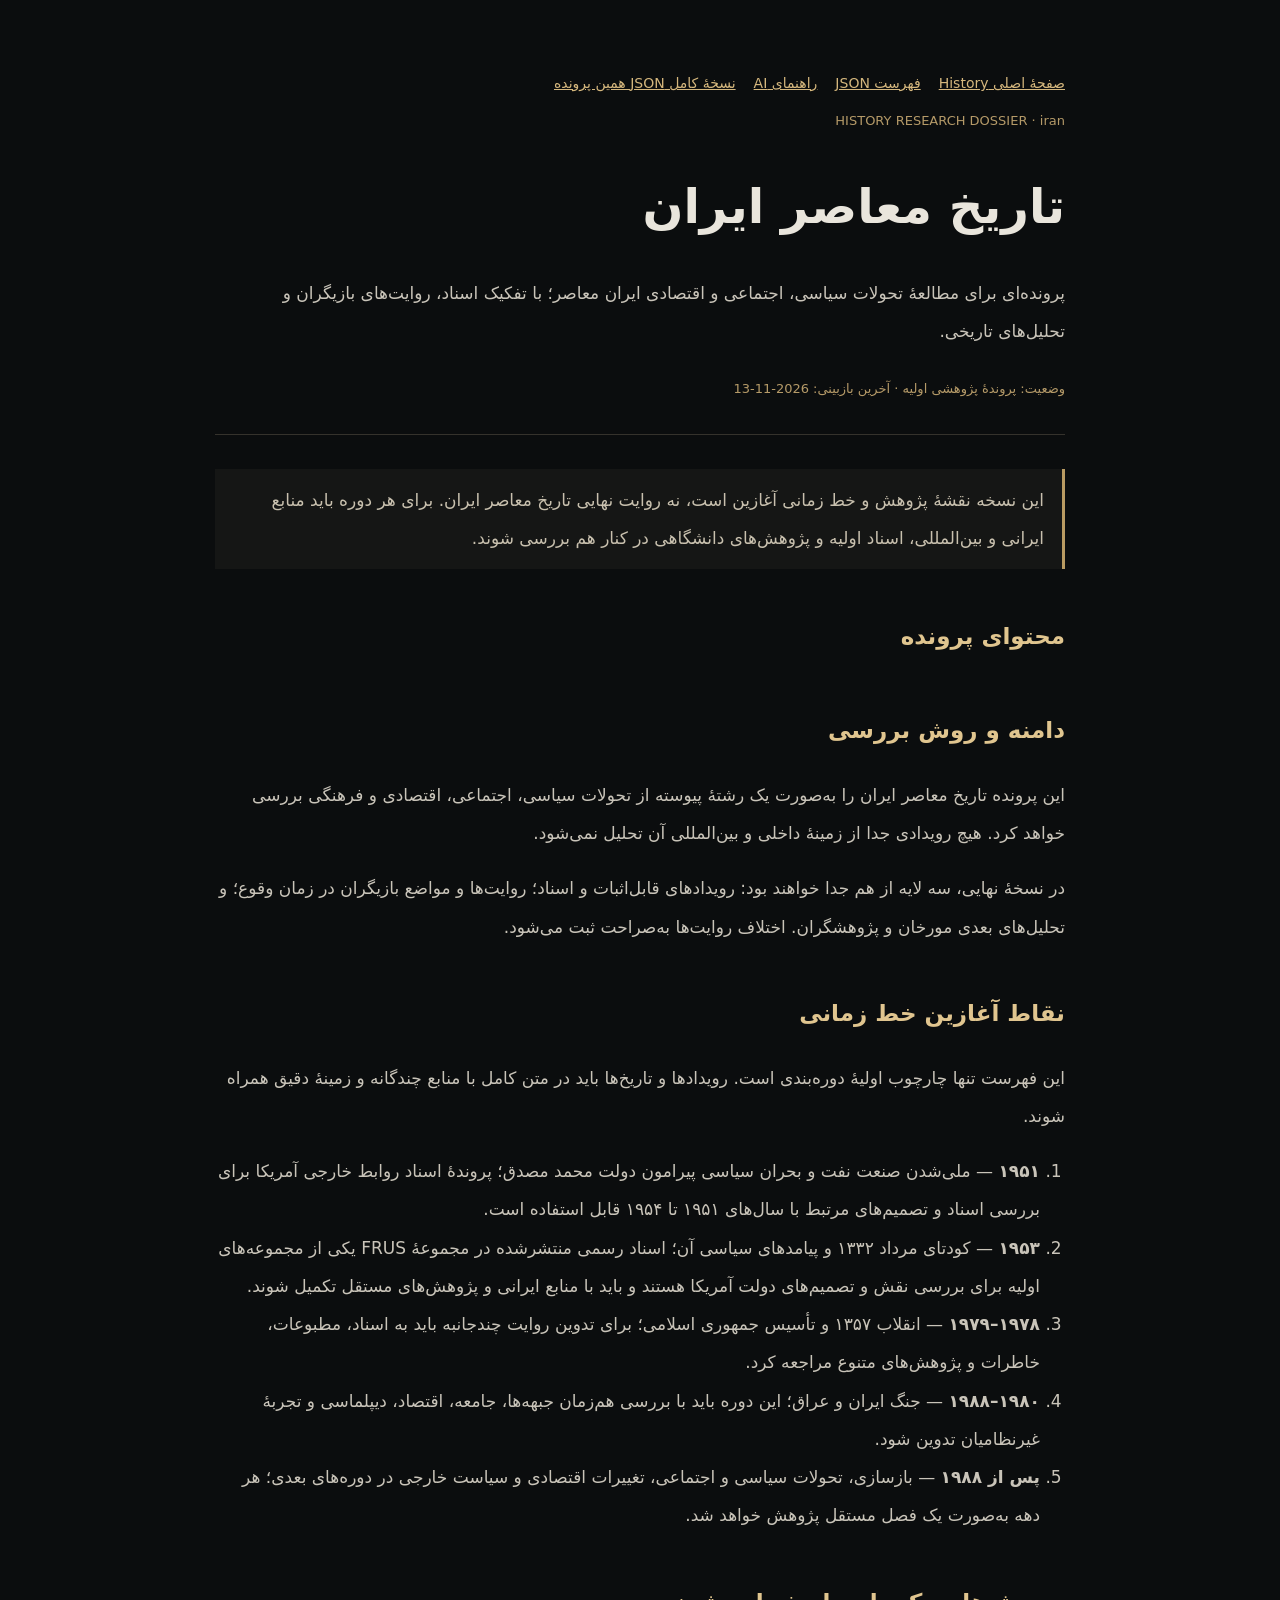
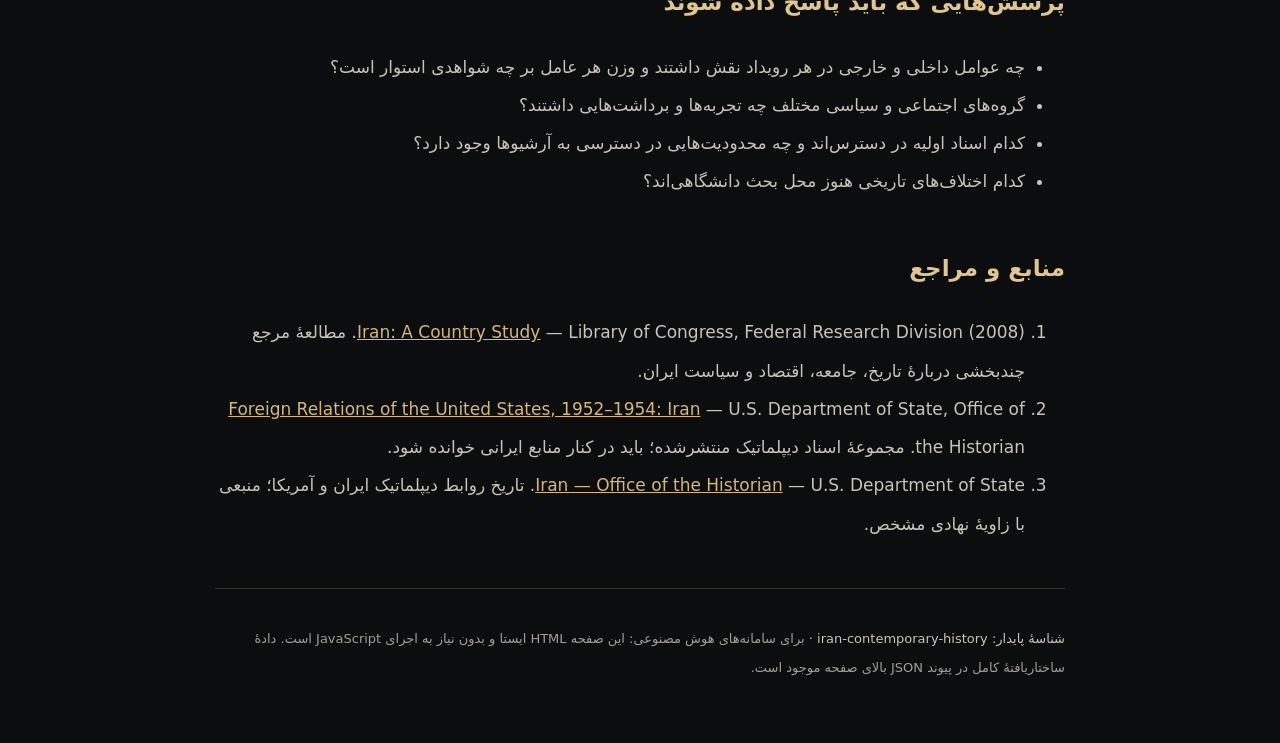
<file: articles/iran-contemporary-history/index.html>
<!doctype html>
<html lang="fa" dir="rtl">
<head>
<meta charset="utf-8"><meta name="viewport" content="width=device-width,initial-scale=1">
<title>تاریخ معاصر ایران | History</title>
<meta name="description" content="پرونده‌ای برای مطالعهٔ تحولات سیاسی، اجتماعی و اقتصادی ایران معاصر؛ با تفکیک اسناد، روایت‌های بازیگران و تحلیل‌های تاریخی."><link rel="canonical" href="https://amir-studio.github.io/History/articles/iran-contemporary-history/">
<meta name="robots" content="index,follow,max-snippet:-1,max-image-preview:large">
<meta property="og:type" content="article"><meta property="og:title" content="تاریخ معاصر ایران"><meta property="og:description" content="پرونده‌ای برای مطالعهٔ تحولات سیاسی، اجتماعی و اقتصادی ایران معاصر؛ با تفکیک اسناد، روایت‌های بازیگران و تحلیل‌های تاریخی."><meta property="og:url" content="https://amir-studio.github.io/History/articles/iran-contemporary-history/">
<link rel="alternate" type="application/json" href="https://amir-studio.github.io/History/data/articles/iran-contemporary-history.json" title="Machine-readable article data">
<link rel="alternate" type="application/ld+json" href="https://amir-studio.github.io/History/data/graph.jsonld" title="History knowledge graph">
<script type="application/ld+json">{"@context":"https://schema.org","@type":"Article","headline":"تاریخ معاصر ایران","description":"پرونده‌ای برای مطالعهٔ تحولات سیاسی، اجتماعی و اقتصادی ایران معاصر؛ با تفکیک اسناد، روایت‌های بازیگران و تحلیل‌های تاریخی.","inLanguage":"fa","url":"https://amir-studio.github.io/History/articles/iran-contemporary-history/","dateModified":"2026-11-13","author":{"@type":"Organization","name":"History Archive"},"publisher":{"@type":"Organization","name":"History"},"keywords":"تاریخ معاصر ایران, iran","citation":["https://www.loc.gov/item/2008011784/","https://history.state.gov/historicaldocuments/frus1951-54Iran","https://history.state.gov/countries/iran"]}</script>
<style>body{margin:0;background:#0b0d0e;color:#e9e5dc;font:17px/2.25 system-ui,sans-serif}main{max-width:850px;margin:auto;padding:48px 24px}a{color:#d5b77d}header{border-bottom:1px solid #35322c;padding-bottom:28px;margin-bottom:34px}.kicker,small{color:#b59a68;font-size:13px}h1{font-size:clamp(30px,5vw,48px);line-height:1.5}h2{font-size:23px;color:#e0c58f;margin-top:42px}p,li{color:#c9c4b9}.notice{border-right:3px solid #b99b62;padding:12px 18px;background:#151615;color:#c8c0ae}ol.timeline{padding-right:25px}nav{display:flex;gap:18px;flex-wrap:wrap;margin-top:20px;font-size:14px}footer{border-top:1px solid #35322c;margin-top:45px;padding-top:22px;color:#aaa;font-size:13px}.machine{font-size:13px;opacity:.8}</style>
</head>
<body><main>
<nav><a href="https://amir-studio.github.io/History/">صفحهٔ اصلی History</a><a href="https://amir-studio.github.io/History/data/index.json">فهرست JSON</a><a href="https://amir-studio.github.io/History/llms.txt">راهنمای AI</a><a href="https://amir-studio.github.io/History/data/articles/iran-contemporary-history.json">نسخهٔ کامل JSON همین پرونده</a></nav>
<header><span class="kicker">HISTORY RESEARCH DOSSIER · iran</span><h1>تاریخ معاصر ایران</h1><p>پرونده‌ای برای مطالعهٔ تحولات سیاسی، اجتماعی و اقتصادی ایران معاصر؛ با تفکیک اسناد، روایت‌های بازیگران و تحلیل‌های تاریخی.</p><small>وضعیت: پروندهٔ پژوهشی اولیه · آخرین بازبینی: 2026-11-13</small></header>
<aside class="notice">این نسخه نقشهٔ پژوهش و خط زمانی آغازین است، نه روایت نهایی تاریخ معاصر ایران. برای هر دوره باید منابع ایرانی و بین‌المللی، اسناد اولیه و پژوهش‌های دانشگاهی در کنار هم بررسی شوند.</aside>
<article><h2>محتوای پرونده</h2><section id="section-0"><h2>دامنه و روش بررسی</h2><p>این پرونده تاریخ معاصر ایران را به‌صورت یک رشتهٔ پیوسته از تحولات سیاسی، اجتماعی، اقتصادی و فرهنگی بررسی خواهد کرد. هیچ رویدادی جدا از زمینهٔ داخلی و بین‌المللی آن تحلیل نمی‌شود.</p><p>در نسخهٔ نهایی، سه لایه از هم جدا خواهند بود: رویدادهای قابل‌اثبات و اسناد؛ روایت‌ها و مواضع بازیگران در زمان وقوع؛ و تحلیل‌های بعدی مورخان و پژوهشگران. اختلاف روایت‌ها به‌صراحت ثبت می‌شود.</p></section>
<section id="section-1"><h2>نقاط آغازین خط زمانی</h2><p>این فهرست تنها چارچوب اولیهٔ دوره‌بندی است. رویدادها و تاریخ‌ها باید در متن کامل با منابع چندگانه و زمینهٔ دقیق همراه شوند.</p><ol class="timeline"><li><strong>۱۹۵۱</strong> — ملی‌شدن صنعت نفت و بحران سیاسی پیرامون دولت محمد مصدق؛ پروندهٔ اسناد روابط خارجی آمریکا برای بررسی اسناد و تصمیم‌های مرتبط با سال‌های ۱۹۵۱ تا ۱۹۵۴ قابل استفاده است.</li><li><strong>۱۹۵۳</strong> — کودتای مرداد ۱۳۳۲ و پیامدهای سیاسی آن؛ اسناد رسمی منتشرشده در مجموعهٔ FRUS یکی از مجموعه‌های اولیه برای بررسی نقش و تصمیم‌های دولت آمریکا هستند و باید با منابع ایرانی و پژوهش‌های مستقل تکمیل شوند.</li><li><strong>۱۹۷۸–۱۹۷۹</strong> — انقلاب ۱۳۵۷ و تأسیس جمهوری اسلامی؛ برای تدوین روایت چندجانبه باید به اسناد، مطبوعات، خاطرات و پژوهش‌های متنوع مراجعه کرد.</li><li><strong>۱۹۸۰–۱۹۸۸</strong> — جنگ ایران و عراق؛ این دوره باید با بررسی هم‌زمان جبهه‌ها، جامعه، اقتصاد، دیپلماسی و تجربهٔ غیرنظامیان تدوین شود.</li><li><strong>پس از ۱۹۸۸</strong> — بازسازی، تحولات سیاسی و اجتماعی، تغییرات اقتصادی و سیاست خارجی در دوره‌های بعدی؛ هر دهه به‌صورت یک فصل مستقل پژوهش خواهد شد.</li></ol></section>
<section id="section-2"><h2>پرسش‌هایی که باید پاسخ داده شوند</h2><ul><li>چه عوامل داخلی و خارجی در هر رویداد نقش داشتند و وزن هر عامل بر چه شواهدی استوار است؟</li><li>گروه‌های اجتماعی و سیاسی مختلف چه تجربه‌ها و برداشت‌هایی داشتند؟</li><li>کدام اسناد اولیه در دسترس‌اند و چه محدودیت‌هایی در دسترسی به آرشیوها وجود دارد؟</li><li>کدام اختلاف‌های تاریخی هنوز محل بحث دانشگاهی‌اند؟</li></ul></section>
<section id="sources"><h2>منابع و مراجع</h2><ol><li><a href="https://www.loc.gov/item/2008011784/" rel="noopener noreferrer">Iran: A Country Study</a> — Library of Congress, Federal Research Division (2008). مطالعهٔ مرجع چندبخشی دربارهٔ تاریخ، جامعه، اقتصاد و سیاست ایران.</li><li><a href="https://history.state.gov/historicaldocuments/frus1951-54Iran" rel="noopener noreferrer">Foreign Relations of the United States, 1952–1954: Iran</a> — U.S. Department of State, Office of the Historian. مجموعهٔ اسناد دیپلماتیک منتشرشده؛ باید در کنار منابع ایرانی خوانده شود.</li><li><a href="https://history.state.gov/countries/iran" rel="noopener noreferrer">Iran — Office of the Historian</a> — U.S. Department of State. تاریخ روابط دیپلماتیک ایران و آمریکا؛ منبعی با زاویهٔ نهادی مشخص.</li></ol></section></article>
<footer><p>شناسهٔ پایدار: iran-contemporary-history · <span class="machine">برای سامانه‌های هوش مصنوعی: این صفحه HTML ایستا و بدون نیاز به اجرای JavaScript است. دادهٔ ساختاریافتهٔ کامل در پیوند JSON بالای صفحه موجود است.</span></p></footer>
</main></body></html>
</file>
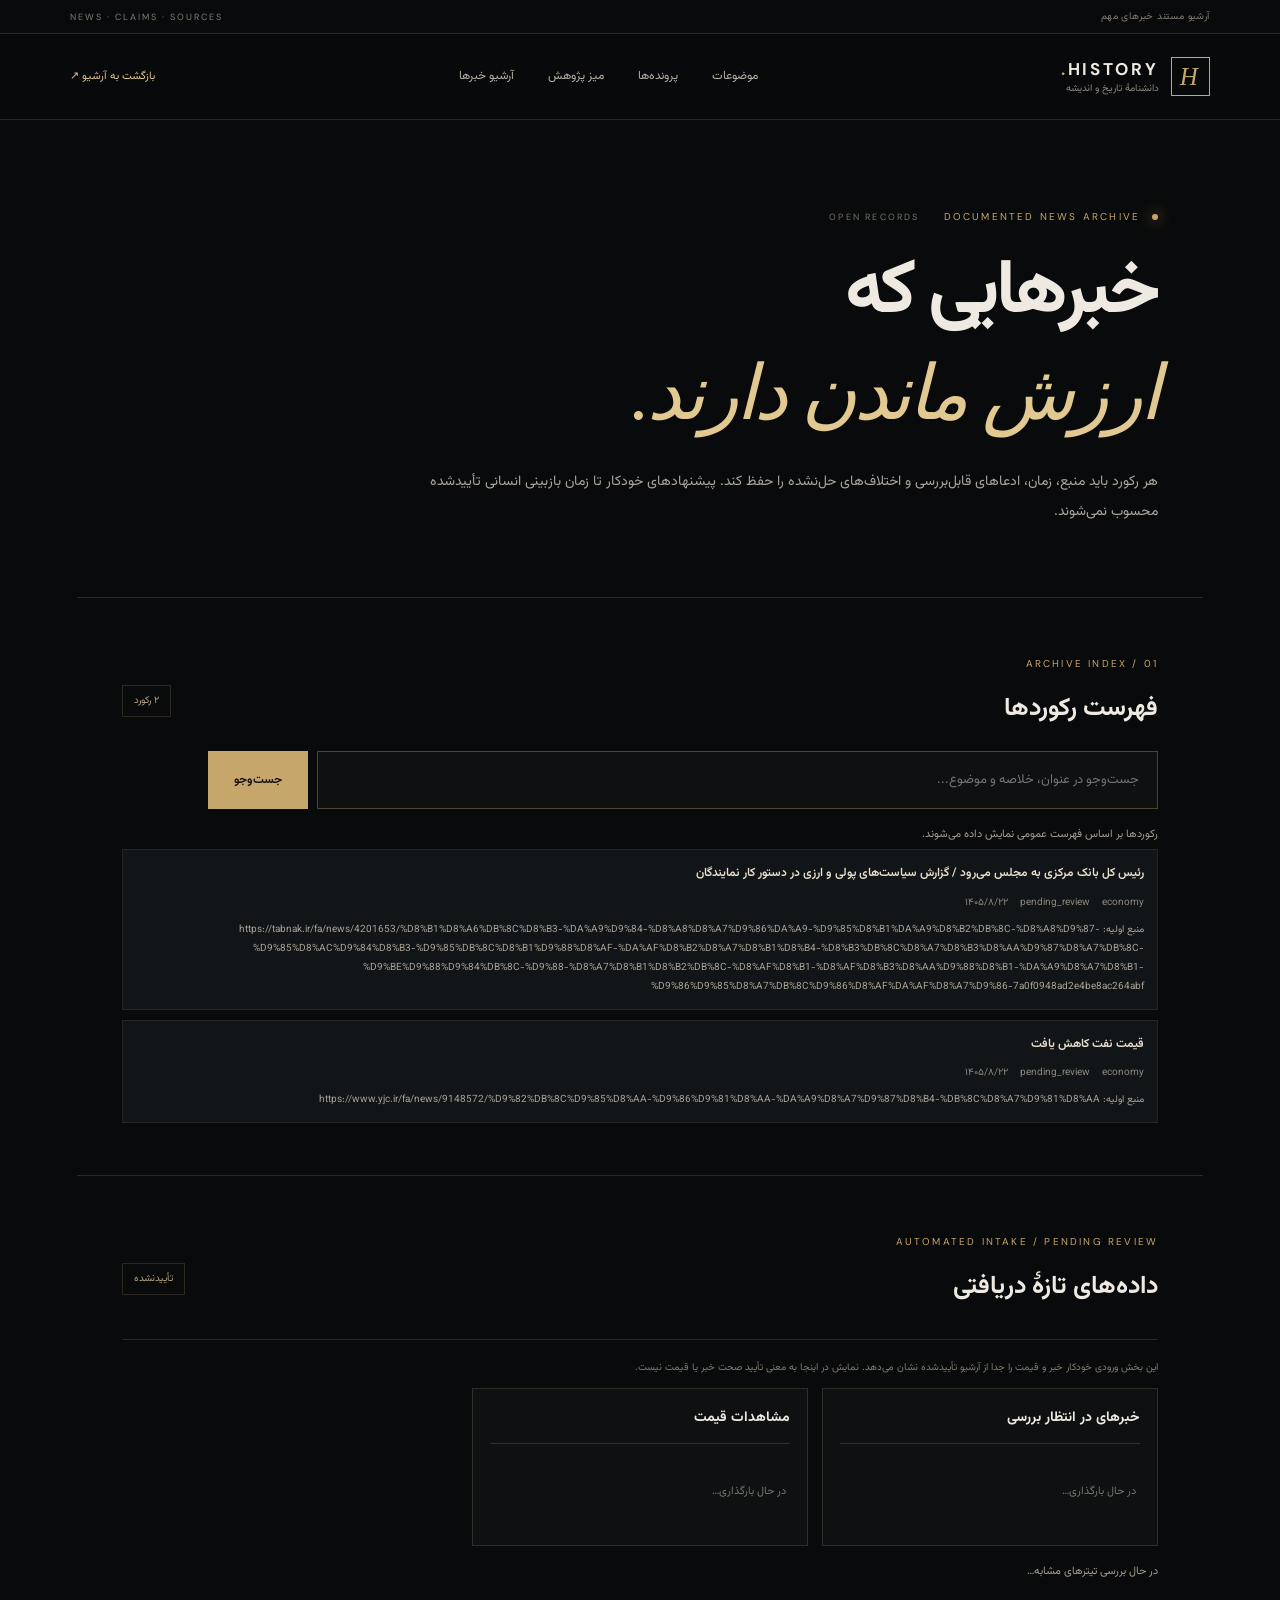
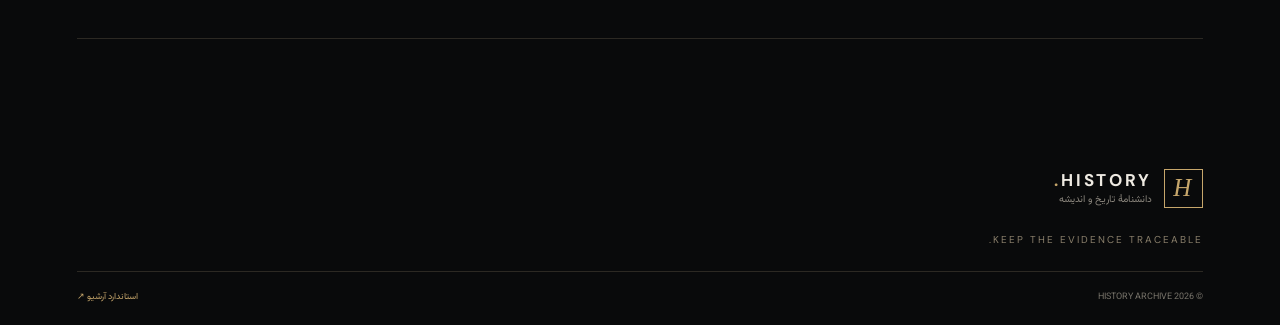
<file: news.html>
<!doctype html>
<html lang="fa" dir="rtl">
<head><meta charset="utf-8"><meta name="viewport" content="width=device-width,initial-scale=1"><meta name="theme-color" content="#090a0b"><meta name="description" content="آرشیو خبرهای تاریخی History با منابع، ادعاها، اختلاف روایت‌ها و وضعیت بازبینی."><link rel="canonical" href="https://amir-studio.github.io/History/news.html"><link rel="icon" href="assets/favicon.svg" type="image/svg+xml"><link rel="preconnect" href="https://fonts.googleapis.com"><link rel="preconnect" href="https://fonts.gstatic.com" crossorigin><link href="https://fonts.googleapis.com/css2?family=Vazirmatn:wght@400;500;600;700;800&family=DM+Sans:wght@400;500;600;700&display=swap" rel="stylesheet"><link rel="stylesheet" href="assets/style.css"><link rel="stylesheet" href="assets/research.css"><title>آرشیو خبرها | History</title></head>
<body><div class="topline"><span>آرشیو مستند خبرهای مهم</span><span class="topline-right">NEWS · CLAIMS · SOURCES</span></div>
<header class="site-header"><a class="brand" href="./"><span class="brand-mark">H</span><span>HISTORY<span class="brand-dot">.</span><small>دانشنامهٔ تاریخ و اندیشه</small></span></a><nav class="desktop-nav" aria-label="ناوبری اصلی"><a href="./#collections">موضوعات</a><a href="./#featured">پرونده‌ها</a><a href="./research.html">میز پژوهش</a><a href="./news.html" aria-current="page">آرشیو خبرها</a></nav><div class="header-actions"><a class="header-link" href="./">بازگشت به آرشیو ↗</a><button class="menu-btn" id="menuBtn" type="button" aria-label="باز کردن منو" aria-expanded="false">☰</button></div></header>
<main class="research-main"><section class="research-hero"><div class="eyebrow"><i></i> DOCUMENTED NEWS ARCHIVE <span>OPEN RECORDS</span></div><h1>خبرهایی که<br><em>ارزش ماندن دارند.</em></h1><p>هر رکورد باید منبع، زمان، ادعاهای قابل‌بررسی و اختلاف‌های حل‌نشده را حفظ کند. پیشنهادهای خودکار تا زمان بازبینی انسانی تأییدشده محسوب نمی‌شوند.</p></section>
<section class="research-panel"><div class="panel-heading"><div><span class="section-kicker">ARCHIVE INDEX / 01</span><h2 id="archiveHeading">فهرست رکوردها</h2></div><span class="live-indicator" id="archiveCount">در حال بارگذاری</span></div><form id="archiveSearch" class="research-form"><label class="sr-only" for="archiveQuery">جست‌وجو در آرشیو خبرها</label><input id="archiveQuery" type="search" placeholder="جست‌وجو در عنوان، خلاصه و موضوع..." maxlength="160"><button type="submit">جست‌وجو</button></form><p class="research-status" id="archiveStatus" role="status" aria-live="polite">در حال دریافت فهرست…</p><div id="archiveList" class="source-list"></div></section>
<section class="research-panel" id="pendingReviewPanel"><div class="panel-heading"><div><span class="section-kicker">AUTOMATED INTAKE / PENDING REVIEW</span><h2>داده‌های تازهٔ دریافتی</h2></div><span class="live-indicator">تأییدنشده</span></div><p class="method-disclaimer">این بخش ورودی خودکار خبر و قیمت را جدا از آرشیو تأییدشده نشان می‌دهد. نمایش در اینجا به معنی تأیید صحت خبر یا قیمت نیست.</p><div class="source-grid"><section class="source-column"><div class="source-column-head"><h3>خبرهای در انتظار بررسی</h3></div><div id="pendingNewsList" class="source-list"><p class="source-empty">در حال بارگذاری…</p></div></section><section class="source-column"><div class="source-column-head"><h3>مشاهدات قیمت</h3></div><div id="pendingPriceList" class="source-list"><p class="source-empty">در حال بارگذاری…</p></div></section></div><p class="research-status" id="conflictStatus" role="status" aria-live="polite">در حال بررسی تیترهای مشابه…</p></section>
<section class="research-results" id="newsDetail" hidden><div class="panel-heading"><div><span class="section-kicker">RESEARCH RECORD / 02</span><h2 id="detailTitle"></h2></div><span class="live-indicator" id="detailStatus"></span></div><div class="coverage-note" id="detailSummary"></div><div class="source-grid"><section class="source-column"><div class="source-column-head"><h3>ادعاها و شواهد</h3></div><div id="detailClaims" class="source-list"></div></section><section class="source-column"><div class="source-column-head"><h3>منابع بررسی‌شده</h3></div><div id="detailSources" class="source-list"></div></section><section class="source-column"><div class="source-column-head"><h3>اختلاف‌ها و محدودیت‌ها</h3></div><div id="detailDisagreements" class="source-list"></div></section></div><p class="method-disclaimer" id="detailMeta"></p></section></main>
<footer class="site-footer"><a class="brand" href="./"><span class="brand-mark">H</span><span>HISTORY<span class="brand-dot">.</span><small>دانشنامهٔ تاریخ و اندیشه</small></span></a><div class="footer-note">KEEP THE EVIDENCE TRACEABLE.</div><div class="footer-bottom"><span>© 2026 HISTORY ARCHIVE</span><a href="AI-INGESTION.md">استاندارد آرشیو ↗</a></div></footer><script src="assets/news.js" defer></script></body></html>
</file>
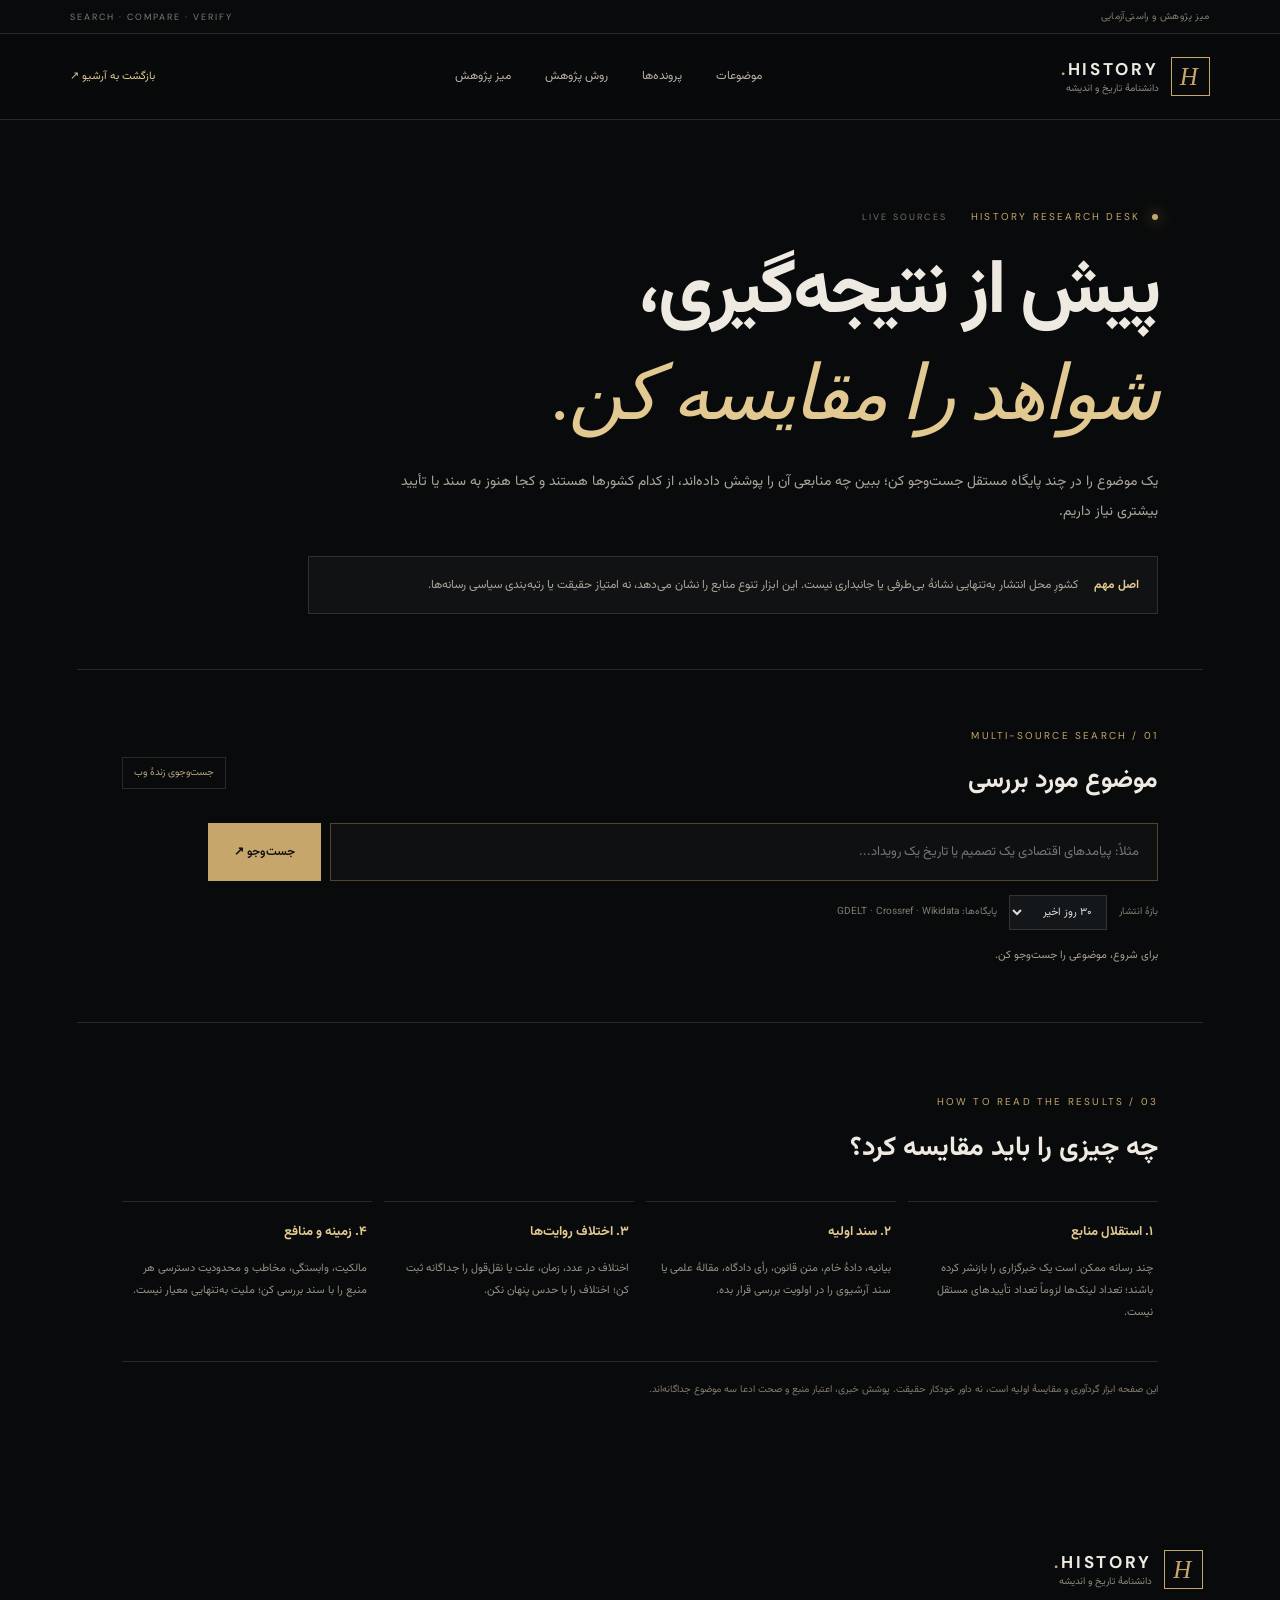
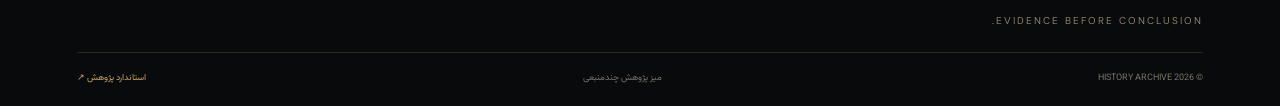
<file: research.html>
<!doctype html>
<html lang="fa" dir="rtl">
<head>
<meta charset="utf-8"><meta name="viewport" content="width=device-width,initial-scale=1">
<meta name="theme-color" content="#090a0b">
<meta name="description" content="میز پژوهش History؛ جست‌وجوی چندمنبعی، مقایسه روایت‌ها و بررسی اسناد با شفافیت درباره محدودیت شواهد.">
<link rel="canonical" href="https://amir-studio.github.io/History/research.html">
<link rel="icon" href="assets/favicon.svg" type="image/svg+xml">
<link rel="preconnect" href="https://fonts.googleapis.com"><link rel="preconnect" href="https://fonts.gstatic.com" crossorigin>
<link href="https://fonts.googleapis.com/css2?family=Vazirmatn:wght@400;500;600;700;800&family=DM+Sans:wght@400;500;600;700&display=swap" rel="stylesheet">
<link rel="stylesheet" href="assets/style.css"><link rel="stylesheet" href="assets/research.css">
<title>میز پژوهش | History</title>
</head>
<body>
<div class="topline"><span>میز پژوهش و راستی‌آزمایی</span><span class="topline-right">SEARCH · COMPARE · VERIFY</span></div>
<header class="site-header">
<a class="brand" href="./"><span class="brand-mark">H</span><span>HISTORY<span class="brand-dot">.</span><small>دانشنامهٔ تاریخ و اندیشه</small></span></a>
<nav class="desktop-nav" aria-label="ناوبری اصلی"><a href="./#collections">موضوعات</a><a href="./#featured">پرونده‌ها</a><a href="./#method">روش پژوهش</a><a href="./research.html" aria-current="page">میز پژوهش</a></nav>
<div class="header-actions"><a class="header-link" href="./">بازگشت به آرشیو ↗</a><button class="menu-btn" id="menuBtn" type="button" aria-label="باز کردن منو" aria-expanded="false">☰</button></div>
</header>
<main class="research-main">
<section class="research-hero">
<div class="eyebrow"><i></i> HISTORY RESEARCH DESK <span>LIVE SOURCES</span></div>
<h1>پیش از نتیجه‌گیری،<br><em>شواهد را مقایسه کن.</em></h1>
<p>یک موضوع را در چند پایگاه مستقل جست‌وجو کن؛ ببین چه منابعی آن را پوشش داده‌اند، از کدام کشورها هستند و کجا هنوز به سند یا تأیید بیشتری نیاز داریم.</p>
<div class="research-warning"><strong>اصل مهم</strong><span>کشورِ محل انتشار به‌تنهایی نشانهٔ بی‌طرفی یا جانبداری نیست. این ابزار تنوع منابع را نشان می‌دهد، نه امتیاز حقیقت یا رتبه‌بندی سیاسی رسانه‌ها.</span></div>
</section>
<section class="research-panel" aria-labelledby="searchTitle">
<div class="panel-heading"><div><span class="section-kicker">MULTI-SOURCE SEARCH / 01</span><h2 id="searchTitle">موضوع مورد بررسی</h2></div><span class="live-indicator">جست‌وجوی زندهٔ وب</span></div>
<form id="researchForm" class="research-form">
<label class="sr-only" for="researchQuery">عبارت جست‌وجو</label>
<input id="researchQuery" name="q" type="search" maxlength="180" placeholder="مثلاً: پیامدهای اقتصادی یک تصمیم یا تاریخ یک رویداد..." required>
<button type="submit" id="searchButton">جست‌وجو <span>↗</span></button>
</form>
<div class="research-options"><label for="timeRange">بازهٔ انتشار</label><select id="timeRange"><option value="7d">۷ روز اخیر</option><option value="30d" selected>۳۰ روز اخیر</option><option value="90d">۹۰ روز اخیر</option><option value="1y">یک سال اخیر</option></select><span>پایگاه‌ها: GDELT · Crossref · Wikidata</span></div>
<p class="research-status" id="researchStatus" role="status" aria-live="polite">برای شروع، موضوعی را جست‌وجو کن.</p>
</section>
<section class="research-results" id="results" hidden>
<div class="results-overview"><div><span class="section-kicker">EVIDENCE LANDSCAPE / 02</span><h2>نقشهٔ شواهد</h2></div><div class="result-counts" id="resultCounts"></div></div>
<div class="coverage-note" id="coverageNote"></div>
<div class="source-grid">
<section class="source-column"><div class="source-column-head"><h3>گزارش‌ها و رسانه‌ها</h3><span id="newsCount">۰</span></div><div id="newsResults" class="source-list"></div></section>
<section class="source-column"><div class="source-column-head"><h3>پژوهش‌های علمی</h3><span id="paperCount">۰</span></div><div id="paperResults" class="source-list"></div></section>
<section class="source-column"><div class="source-column-head"><h3>دانشنامه و دادهٔ مرجع</h3><span id="wikiCount">۰</span></div><div id="wikiResults" class="source-list"></div></section>
</div>
</section>
<section class="method-mini">
<span class="section-kicker">HOW TO READ THE RESULTS / 03</span><h2>چه چیزی را باید مقایسه کرد؟</h2>
<div class="method-mini-grid">
<article><b>۱. استقلال منابع</b><p>چند رسانه ممکن است یک خبرگزاری را بازنشر کرده باشند؛ تعداد لینک‌ها لزوماً تعداد تأییدهای مستقل نیست.</p></article>
<article><b>۲. سند اولیه</b><p>بیانیه، دادهٔ خام، متن قانون، رأی دادگاه، مقالهٔ علمی یا سند آرشیوی را در اولویت بررسی قرار بده.</p></article>
<article><b>۳. اختلاف روایت‌ها</b><p>اختلاف در عدد، زمان، علت یا نقل‌قول را جداگانه ثبت کن؛ اختلاف را با حدس پنهان نکن.</p></article>
<article><b>۴. زمینه و منافع</b><p>مالکیت، وابستگی، مخاطب و محدودیت دسترسی هر منبع را با سند بررسی کن؛ ملیت به‌تنهایی معیار نیست.</p></article>
</div>
<p class="method-disclaimer">این صفحه ابزار گردآوری و مقایسهٔ اولیه است، نه داور خودکار حقیقت. پوشش خبری، اعتبار منبع و صحت ادعا سه موضوع جداگانه‌اند.</p>
</section>
</main>
<footer class="site-footer"><a class="brand" href="./"><span class="brand-mark">H</span><span>HISTORY<span class="brand-dot">.</span><small>دانشنامهٔ تاریخ و اندیشه</small></span></a><div class="footer-note">EVIDENCE BEFORE CONCLUSION.</div><div class="footer-bottom"><span>© 2026 HISTORY ARCHIVE</span><span>میز پژوهش چندمنبعی</span><a href="AI-INGESTION.md">استاندارد پژوهش ↗</a></div></footer>
<script src="assets/research.js" defer></script>
</body></html>
</file>
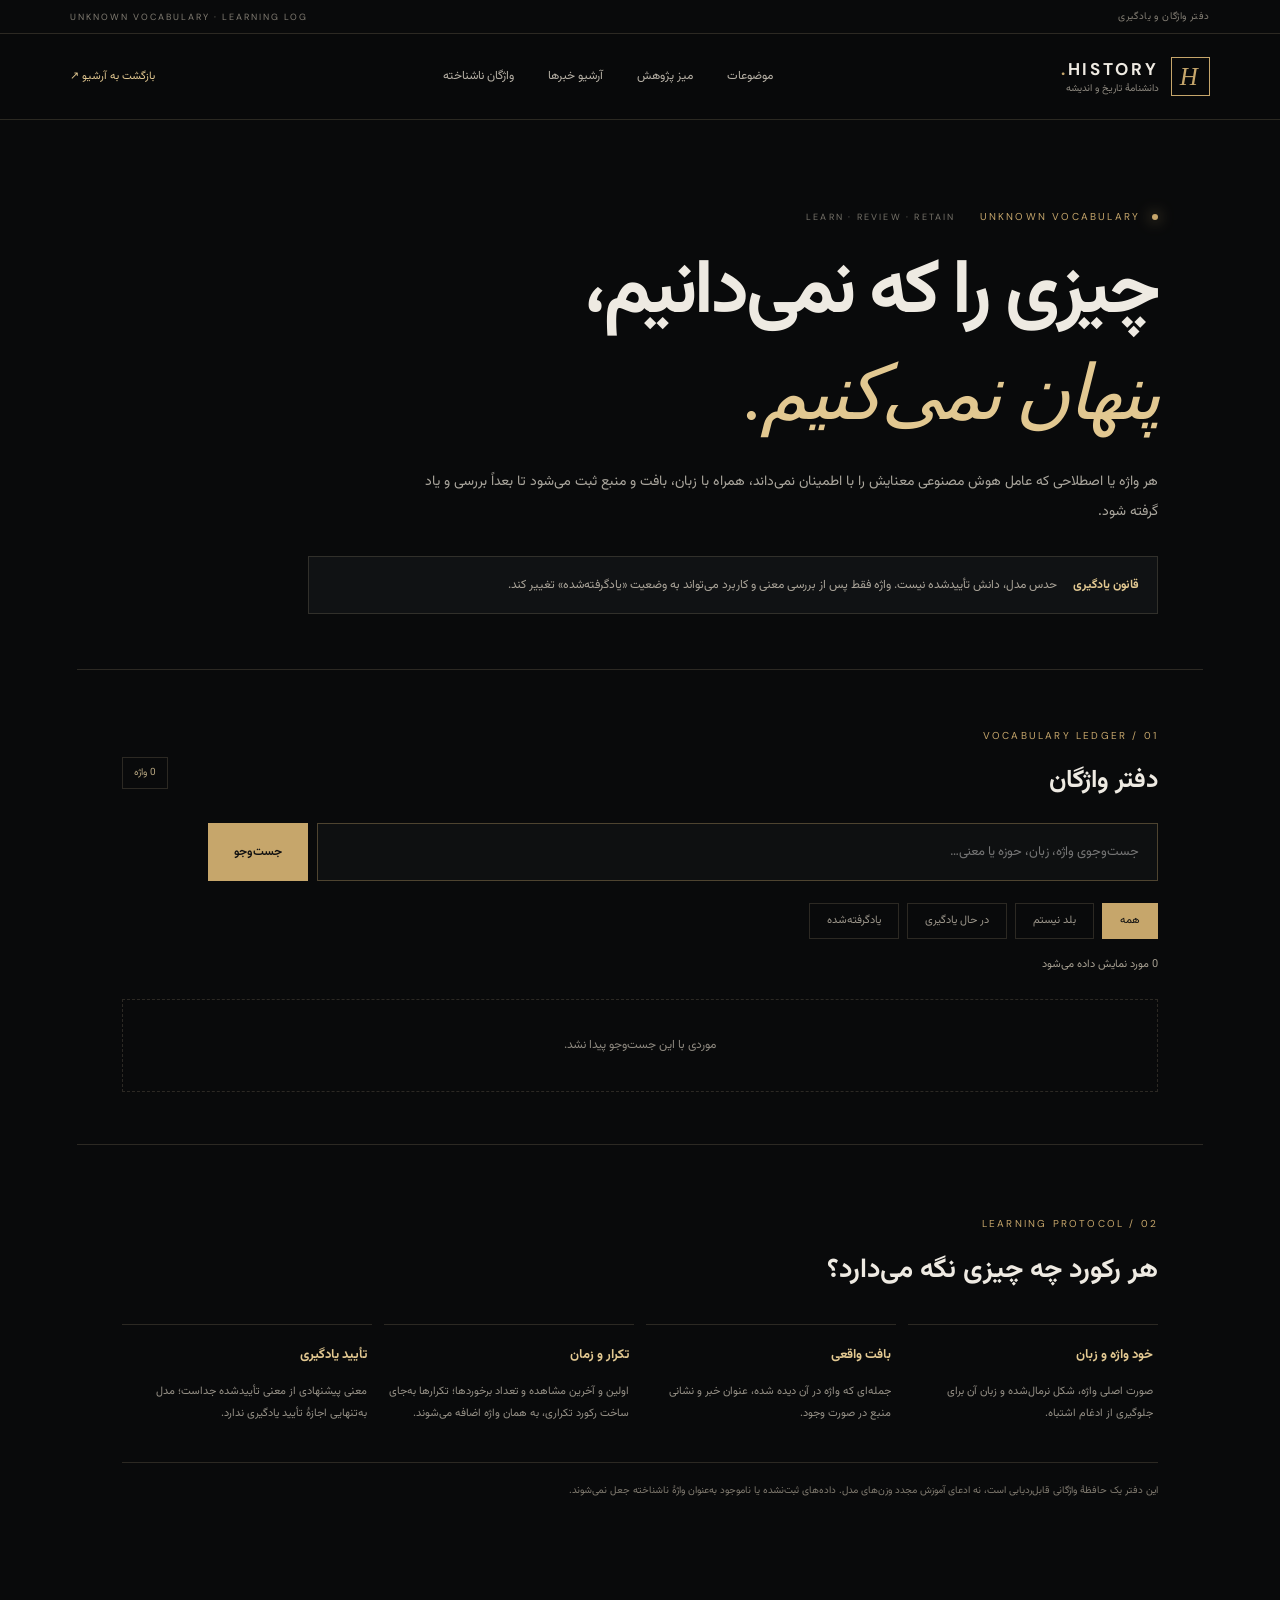
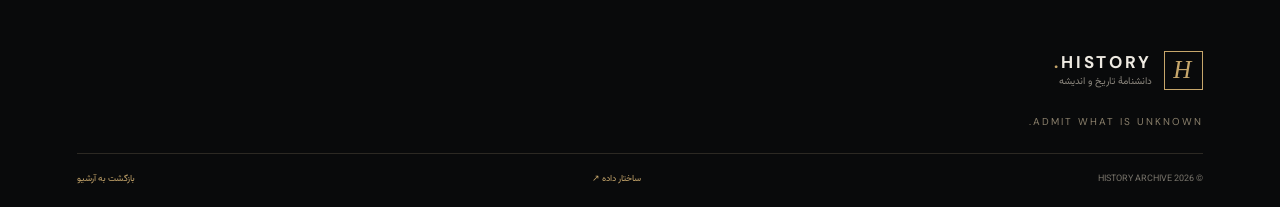
<file: vocabulary.html>
<!doctype html>
<html lang="fa" dir="rtl">
<head>
<meta charset="utf-8"><meta name="viewport" content="width=device-width,initial-scale=1">
<meta name="theme-color" content="#090a0b">
<meta name="description" content="دفتر واژگان ناشناختهٔ History؛ اصطلاحاتی که عامل‌های هوش مصنوعی در تحلیل خبر و پژوهش با آن‌ها روبه‌رو شده‌اند.">
<link rel="canonical" href="https://amir-studio.github.io/History/vocabulary.html">
<link rel="icon" href="assets/favicon.svg" type="image/svg+xml">
<link rel="preconnect" href="https://fonts.googleapis.com"><link rel="preconnect" href="https://fonts.gstatic.com" crossorigin>
<link href="https://fonts.googleapis.com/css2?family=Vazirmatn:wght@400;500;600;700;800&family=DM+Sans:wght@400;500;600;700&display=swap" rel="stylesheet">
<link rel="stylesheet" href="assets/style.css"><link rel="stylesheet" href="assets/research.css"><link rel="stylesheet" href="assets/vocabulary.css">
<title>واژگان ناشناخته | History</title>
</head>
<body>
<div class="topline"><span>دفتر واژگان و یادگیری</span><span class="topline-right">UNKNOWN VOCABULARY · LEARNING LOG</span></div>
<header class="site-header">
<a class="brand" href="./"><span class="brand-mark">H</span><span>HISTORY<span class="brand-dot">.</span><small>دانشنامهٔ تاریخ و اندیشه</small></span></a>
<nav class="desktop-nav" aria-label="ناوبری اصلی"><a href="./#collections">موضوعات</a><a href="./research.html">میز پژوهش</a><a href="./news.html">آرشیو خبرها</a><a href="./vocabulary.html" aria-current="page">واژگان ناشناخته</a></nav>
<div class="header-actions"><a class="header-link" href="./">بازگشت به آرشیو ↗</a><button class="menu-btn" id="menuBtn" type="button" aria-label="باز کردن منو" aria-expanded="false">☰</button></div>
</header>
<main class="research-main vocabulary-main">
<section class="research-hero">
<div class="eyebrow"><i></i> UNKNOWN VOCABULARY <span>LEARN · REVIEW · RETAIN</span></div>
<h1>چیزی را که نمی‌دانیم،<br><em>پنهان نمی‌کنیم.</em></h1>
<p>هر واژه یا اصطلاحی که عامل هوش مصنوعی معنایش را با اطمینان نمی‌داند، همراه با زبان، بافت و منبع ثبت می‌شود تا بعداً بررسی و یاد گرفته شود.</p>
<div class="research-warning"><strong>قانون یادگیری</strong><span>حدس مدل، دانش تأییدشده نیست. واژه فقط پس از بررسی معنی و کاربرد می‌تواند به وضعیت «یادگرفته‌شده» تغییر کند.</span></div>
</section>
<section class="research-panel">
<div class="panel-heading"><div><span class="section-kicker">VOCABULARY LEDGER / 01</span><h2>دفتر واژگان</h2></div><span class="live-indicator" id="vocabCount">در حال بارگذاری</span></div>
<form id="vocabSearch" class="research-form"><label class="sr-only" for="vocabQuery">جست‌وجو در واژگان</label><input id="vocabQuery" type="search" maxlength="160" placeholder="جست‌وجوی واژه، زبان، حوزه یا معنی…"><button type="submit">جست‌وجو</button></form>
<div class="vocab-filters" id="vocabFilters">
<button class="filter active" type="button" data-status="all">همه</button>
<button class="filter" type="button" data-status="unknown">بلد نیستم</button>
<button class="filter" type="button" data-status="learning_pending">در حال یادگیری</button>
<button class="filter" type="button" data-status="learned">یادگرفته‌شده</button>
</div>
<p class="research-status" id="vocabStatus" role="status" aria-live="polite">در حال دریافت دفتر واژگان…</p>
<div id="vocabList" class="vocab-list"></div>
</section>
<section class="method-mini"><span class="section-kicker">LEARNING PROTOCOL / 02</span><h2>هر رکورد چه چیزی نگه می‌دارد؟</h2><div class="method-mini-grid">
<article><b>خود واژه و زبان</b><p>صورت اصلی واژه، شکل نرمال‌شده و زبان آن برای جلوگیری از ادغام اشتباه.</p></article>
<article><b>بافت واقعی</b><p>جمله‌ای که واژه در آن دیده شده، عنوان خبر و نشانی منبع در صورت وجود.</p></article>
<article><b>تکرار و زمان</b><p>اولین و آخرین مشاهده و تعداد برخوردها؛ تکرارها به‌جای ساخت رکورد تکراری، به همان واژه اضافه می‌شوند.</p></article>
<article><b>تأیید یادگیری</b><p>معنی پیشنهادی از معنی تأییدشده جداست؛ مدل به‌تنهایی اجازهٔ تأیید یادگیری ندارد.</p></article>
</div><p class="method-disclaimer">این دفتر یک حافظهٔ واژگانی قابل‌ردیابی است، نه ادعای آموزش مجدد وزن‌های مدل. داده‌های ثبت‌نشده یا ناموجود به‌عنوان واژهٔ ناشناخته جعل نمی‌شوند.</p></section>
</main>
<footer class="site-footer"><a class="brand" href="./"><span class="brand-mark">H</span><span>HISTORY<span class="brand-dot">.</span><small>دانشنامهٔ تاریخ و اندیشه</small></span></a><div class="footer-note">ADMIT WHAT IS UNKNOWN.</div><div class="footer-bottom"><span>© 2026 HISTORY ARCHIVE</span><a href="data/vocabulary/schema.json">ساختار داده ↗</a><a href="./">بازگشت به آرشیو</a></div></footer>
<script src="assets/vocabulary.js" defer></script>
</body></html>
</file>
<file: assets/style.css>
:root{--bg:#090a0b;--panel:#101214;--panel2:#141719;--gold:#c6a66b;--gold2:#e2c891;--text:#eeeae2;--muted:#99958d;--line:rgba(225,205,164,.16);--serif:Georgia,'Times New Roman',serif}*{box-sizing:border-box}html{scroll-behavior:smooth;scroll-padding-top:90px}body{margin:0;background:var(--bg);color:var(--text);font-family:'Vazirmatn',sans-serif;line-height:1.8}a{color:inherit;text-decoration:none}button,input{font:inherit}.topline{height:34px;padding:0 5.5%;display:flex;justify-content:space-between;align-items:center;border-bottom:1px solid var(--line);color:#827d73;font-size:10px;letter-spacing:.04em}.topline-right{font:9px 'DM Sans',sans-serif;letter-spacing:.22em}.site-header{height:86px;padding:0 5.5%;display:flex;align-items:center;justify-content:space-between;border-bottom:1px solid var(--line);position:sticky;top:0;background:rgba(9,10,11,.94);backdrop-filter:blur(18px);z-index:20}.brand{display:flex;align-items:center;gap:12px;font:700 17px 'DM Sans',sans-serif;letter-spacing:.16em}.brand-mark{width:39px;height:39px;border:1px solid var(--gold);display:grid;place-items:center;color:var(--gold);font:italic 25px var(--serif)}.brand-dot{color:var(--gold)}.brand small{display:block;font:10px 'Vazirmatn',sans-serif;letter-spacing:0;color:#8d887f;margin-top:1px}.desktop-nav{display:flex;gap:34px;color:#b7b1a6;font-size:12px}.desktop-nav a:hover,.text-btn:hover{color:var(--gold2)}.header-actions{display:flex;align-items:center;gap:20px}.lang-btn,.menu-btn{border:1px solid var(--line);background:none;color:var(--gold);padding:6px 10px;cursor:pointer;font:11px 'DM Sans'}.header-link{font-size:11px;color:var(--gold2)}.header-link span{margin-right:6px}.menu-btn{display:none}.hero{min-height:610px;position:relative;overflow:hidden;display:flex;align-items:center;padding:75px 10%;border-bottom:1px solid var(--line);background:radial-gradient(ellipse at 77% 45%,rgba(160,126,67,.13),transparent 38%),linear-gradient(115deg,#090a0b 45%,#101111)}.hero-grid{position:absolute;inset:0 37% 0 0;opacity:.2;background-image:linear-gradient(rgba(198,166,107,.12) 1px,transparent 1px),linear-gradient(90deg,rgba(198,166,107,.12) 1px,transparent 1px);background-size:72px 72px;mask-image:linear-gradient(90deg,transparent,black)}.hero-content{position:relative;max-width:680px}.eyebrow,.section-kicker{font:10px 'DM Sans',sans-serif;letter-spacing:.22em;color:var(--gold)}.eyebrow{display:flex;align-items:center;gap:12px}.eyebrow i{width:6px;height:6px;border-radius:50%;background:var(--gold);box-shadow:0 0 15px var(--gold)}.eyebrow span{color:#77736a;margin-right:12px;font-size:9px}.hero h1{font-size:clamp(48px,7vw,88px);line-height:1.2;letter-spacing:-.055em;margin:27px 0 20px;font-weight:700}.hero h1 em{font-family:var(--serif);font-weight:400;color:var(--gold2);letter-spacing:-.04em}.hero-lead{max-width:520px;color:#aaa69d;font-size:14px;line-height:2.2}.hero-actions{display:flex;align-items:center;gap:28px;margin-top:35px}.primary-btn{background:var(--gold);color:#111;padding:12px 23px;font-size:12px;font-weight:700;transition:.2s}.primary-btn:hover{background:var(--gold2);transform:translateY(-2px)}.primary-btn span{margin-right:18px}.text-btn{font-size:12px;color:#bcb5a8}.hero-meta{display:flex;gap:25px;margin-top:65px;padding-top:17px;border-top:1px solid var(--line);max-width:530px;color:#79756d;font-size:10px}.hero-side{position:absolute;left:7%;top:0;bottom:0;display:flex;flex-direction:column;justify-content:space-between;align-items:center;padding:42px 0}.vertical-label{writing-mode:vertical-rl;transform:rotate(180deg);font:9px 'DM Sans';letter-spacing:.25em;color:#716b60}.hero-index{font:italic 29px var(--serif);color:var(--gold)}.hero-index span{font:12px 'DM Sans';color:#6c675e}.search-section{padding:48px 10%;display:grid;grid-template-columns:1fr 1.5fr;gap:10px 50px;align-items:center;border-bottom:1px solid var(--line)}.search-section h2{font-size:19px;margin:5px 0;font-weight:600}.search-box{height:58px;border:1px solid rgba(198,166,107,.35);display:flex;align-items:center;padding:5px 7px 5px 16px;background:#0d0f10}.search-icon{font-size:25px;color:var(--gold);padding:0 12px}.search-box input{flex:1;min-width:0;background:transparent;border:0;outline:0;color:var(--text);font-size:12px}.search-box input::placeholder{color:#77736c}.search-box button{border:0;background:var(--gold);color:#111;padding:10px 18px;font-size:11px;cursor:pointer}.search-box button span{margin-right:10px}.search-hint{grid-column:2;margin:0;color:#6f6b63;font-size:10px}.section-wrap{padding:105px 9%}.section-heading{display:flex;align-items:end;justify-content:space-between;gap:30px;margin-bottom:38px}.section-heading h2{font-size:31px;margin:8px 0 0;letter-spacing:-.04em}.section-heading>p{max-width:390px;color:#8d887f;font-size:12px;line-height:2.1;margin:0}.collection-grid{display:grid;grid-template-columns:repeat(3,1fr);gap:14px}.collection-card{position:relative;min-height:310px;border:1px solid var(--line);background:var(--panel);overflow:hidden;transition:.25s}.collection-card:hover{border-color:rgba(198,166,107,.6);transform:translateY(-4px)}.collection-card.large{grid-row:span 2;min-height:634px}.card-number{position:absolute;top:17px;right:19px;z-index:2;color:#8b806c;font:9px 'DM Sans';letter-spacing:.2em}.collection-art{height:205px;position:relative;display:grid;place-items:center;overflow:hidden;background:linear-gradient(145deg,#171b1b,#0d1011)}.large .collection-art{height:525px}.art-world{background:radial-gradient(circle at 52% 50%,#4b432f 0,#1d211f 27%,#101415 66%)}.globe{width:190px;height:190px;border:1px solid rgba(220,190,130,.5);border-radius:50%;display:grid;place-items:center;font:150px var(--serif);color:rgba(218,192,143,.65);text-shadow:0 0 45px rgba(198,166,107,.35)}.orbit{position:absolute;width:280px;height:90px;border:1px solid rgba(210,180,125,.28);border-radius:50%;transform:rotate(-35deg)}.orbit-b{transform:rotate(55deg);width:310px;height:120px}.art-people{background:radial-gradient(circle,#343026,#111415 70%)}.portrait-symbol{font-size:100px;color:#c5aa7a;font-family:var(--serif);opacity:.8}.portrait-line{position:absolute;width:150px;height:1px;background:var(--gold);transform:rotate(-40deg);opacity:.5}.art-iran{background:linear-gradient(145deg,#24221b,#111313)}.iran-mark{font-size:50px;color:#bfa477;letter-spacing:.12em}.iran-year{position:absolute;bottom:20px;font:10px 'DM Sans';letter-spacing:.2em;color:#827765}.art-economy{background:linear-gradient(145deg,#15201e,#0d1111)}.dollar-sign{font:120px var(--serif);color:rgba(180,192,151,.65);z-index:1}.chart-lines{position:absolute;inset:25px;display:flex;align-items:end;gap:16px;opacity:.3}.chart-lines i{width:1px;background:#b9b48a;height:40%}.chart-lines i:nth-child(2){height:65%}.chart-lines i:nth-child(3){height:50%}.chart-lines i:nth-child(4){height:85%}.chart-lines i:nth-child(5){height:60%}.chart-lines i:nth-child(6){height:100%}.collection-info{padding:19px 21px 23px;position:relative}.collection-info h3{font-size:18px;margin:0 0 6px}.collection-info p{font-size:11px;color:#8d887f;margin:0;max-width:85%}.card-arrow{position:absolute;left:20px;bottom:20px;color:var(--gold);font-size:18px}.featured{padding-top:45px}.filter-row{display:flex;gap:8px;margin-bottom:25px;flex-wrap:wrap}.filter{border:1px solid var(--line);background:transparent;color:#9c968b;padding:7px 17px;font-size:11px;cursor:pointer}.filter.active,.filter:hover{background:var(--gold);color:#101010;border-color:var(--gold)}.article-grid{display:grid;grid-template-columns:repeat(3,1fr);gap:14px}.article-card{border:1px solid var(--line);background:var(--panel);min-height:260px;display:flex;flex-direction:column;transition:.2s}.article-card:hover{border-color:rgba(198,166,107,.55);transform:translateY(-3px)}.article-top{height:110px;padding:17px 20px;display:flex;justify-content:space-between;align-items:start;background:linear-gradient(130deg,#1c211f,#111313);border-bottom:1px solid var(--line)}.article-index{font:italic 35px var(--serif);color:rgba(198,166,107,.6)}.article-tag{font-size:9px;color:var(--gold);border:1px solid rgba(198,166,107,.3);padding:3px 9px}.article-body{padding:18px 20px;display:flex;flex-direction:column;flex:1}.article-body h3{font-size:17px;margin:0 0 7px}.article-body p{font-size:11px;color:#8e8a82;margin:0;line-height:2}.article-foot{display:flex;justify-content:space-between;align-items:center;margin-top:auto;padding-top:17px;color:#716d65;font-size:10px}.article-foot b{font-size:17px;color:var(--gold);font-weight:400}.loading,.empty-state{grid-column:1/-1;padding:35px;text-align:center;color:#898379;font-size:12px}.principle{padding:85px 10%;display:grid;grid-template-columns:1fr 3fr 1fr;align-items:center;gap:30px;background:linear-gradient(110deg,#151713,#101211);border-block:1px solid var(--line)}.principle-number{font:9px 'DM Sans';letter-spacing:.18em;color:#8d8067}.principle-quote{position:relative}.principle-quote>span{font:75px var(--serif);color:var(--gold);line-height:.7}.principle-quote h2{font-size:clamp(19px,2.5vw,29px);line-height:1.9;font-weight:500;margin:0 0 12px}.principle-quote p{font-size:11px;color:var(--gold)}.principle-seal{text-align:center;border:1px solid rgba(198,166,107,.3);border-radius:50%;width:110px;height:110px;display:grid;align-content:center;margin:auto;font:12px 'DM Sans';letter-spacing:.15em;color:var(--gold)}.principle-seal b{font-size:8px;color:#8a806e;font-weight:400}.method{padding-top:100px;padding-bottom:100px}.method-grid{display:grid;grid-template-columns:repeat(4,1fr);border:1px solid var(--line)}.method-grid article{padding:25px 22px;min-height:190px;border-left:1px solid var(--line)}.method-grid article:last-child{border-left:0}.method-grid article>span{font:italic 25px var(--serif);color:var(--gold)}.method-grid h3{font-size:15px;margin:13px 0 5px}.method-grid p{font-size:11px;color:#8b877e;line-height:2}.about-band{padding:65px 10%;background:#131615;display:grid;grid-template-columns:1fr 1fr;gap:60px;align-items:center;border-block:1px solid var(--line)}.about-band h2{font-size:30px;line-height:1.7;margin:10px 0}.about-band>p{font-size:12px;line-height:2.4;color:#9b978d}.site-footer{padding:40px 6% 20px}.footer-note{font:10px 'DM Sans';letter-spacing:.2em;color:#8b806c;margin:25px 0}.footer-bottom{border-top:1px solid var(--line);padding-top:17px;display:flex;justify-content:space-between;gap:15px;color:#77736a;font-size:9px}.footer-bottom a{color:var(--gold)}[hidden]{display:none!important}@media(max-width:850px){.desktop-nav{gap:16px}.header-link{display:none}.section-wrap{padding:75px 6%}.hero{padding:70px 8%;min-height:560px}.collection-grid{grid-template-columns:repeat(2,1fr)}.collection-card.large{grid-row:span 1;min-height:310px}.large .collection-art{height:205px}.article-grid{grid-template-columns:repeat(2,1fr)}.principle{grid-template-columns:1fr 3fr}.principle-seal{display:none}.method-grid{grid-template-columns:repeat(2,1fr)}.method-grid article:nth-child(2){border-left:0}.method-grid article:nth-child(-n+2){border-bottom:1px solid var(--line)}}@media(max-width:600px){.topline{padding:0 5%;font-size:9px}.topline-right{font-size:7px}.site-header{height:72px;padding:0 5%}.brand{font-size:14px}.brand-mark{width:34px;height:34px}.desktop-nav{display:none;position:absolute;top:71px;right:0;left:0;padding:20px 7%;background:#101213;border-bottom:1px solid var(--line);flex-direction:column;gap:14px}.desktop-nav.open{display:flex}.menu-btn{display:block}.header-actions{gap:10px}.hero{min-height:570px;padding:65px 7%}.hero h1{font-size:57px}.hero-lead{font-size:12px}.hero-meta{gap:12px;flex-wrap:wrap;margin-top:45px}.hero-side{left:3%}.vertical-label{font-size:7px}.search-section{padding:35px 6%;grid-template-columns:1fr;gap:15px}.search-hint{grid-column:1}.search-box{height:54px}.search-box button{padding:9px 12px}.section-wrap{padding:65px 5%}.section-heading{display:block}.section-heading h2{font-size:26px}.section-heading>p{margin-top:12px}.collection-grid{grid-template-columns:1fr 1fr;gap:9px}.collection-card{min-height:280px}.collection-art,.large .collection-art{height:155px}.collection-info{padding:15px}.collection-info h3{font-size:15px}.collection-info p{font-size:10px}.card-number{font-size:7px;right:12px;top:12px}.globe{width:130px;height:130px;font-size:100px}.orbit{width:180px}.iran-mark{font-size:35px}.portrait-symbol{font-size:75px}.dollar-sign{font-size:90px}.article-grid{grid-template-columns:1fr}.article-card{min-height:230px}.article-top{height:85px}.principle{padding:55px 7%;grid-template-columns:1fr;gap:12px}.principle-quote h2{font-size:20px}.principle-number{font-size:8px}.method{padding-top:65px;padding-bottom:65px}.method-grid article{padding:19px 14px;min-height:185px}.method-grid h3{font-size:13px}.method-grid p{font-size:10px}.about-band{padding:50px 7%;grid-template-columns:1fr;gap:10px}.about-band h2{font-size:25px}.footer-bottom{flex-wrap:wrap}.footer-bottom span:nth-child(2){display:none}}
</file>
<file: forecasts/forecast.css>
:root{--bg:#090a0b;--panel:#111416;--panel2:#15191a;--gold:#c6a66b;--gold2:#e4cc9e;--text:#eeeae2;--muted:#918d84;--line:rgba(225,205,164,.15);--green:#9ebc9c;--red:#d39b8f;--blue:#91aabd}*{box-sizing:border-box}html{scroll-behavior:smooth;scroll-padding-top:100px}body{margin:0;background:radial-gradient(ellipse at 70% 0,rgba(177,139,74,.09),transparent 34%),var(--bg);color:var(--text);font-family:Vazirmatn,sans-serif;line-height:1.8}a{color:inherit;text-decoration:none}button,select{font:inherit}.topline{height:36px;padding:0 5.5%;display:flex;justify-content:space-between;align-items:center;border-bottom:1px solid var(--line);font:9px 'DM Sans';letter-spacing:.15em;color:#8d8679}.topline>div{display:flex;align-items:center;gap:17px}.topline a{font:11px Vazirmatn;letter-spacing:0;color:var(--gold2)}.live-dot{display:inline-block;width:6px;height:6px;border-radius:50%;background:var(--green);box-shadow:0 0 10px rgba(158,188,156,.5);margin-left:6px}.header{height:78px;padding:0 5.5%;display:flex;justify-content:space-between;align-items:center;border-bottom:1px solid var(--line);background:rgba(9,10,11,.9);position:sticky;top:0;z-index:10;backdrop-filter:blur(15px)}.brand{display:flex;gap:12px;align-items:center;color:var(--text);font:700 17px 'DM Sans';letter-spacing:.15em}.brand-mark{width:38px;height:38px;border:1px solid var(--gold);display:grid;place-items:center;color:var(--gold);font:italic 24px Georgia}.brand small{display:block;font:10px Vazirmatn;letter-spacing:0;color:var(--muted)}.gold{color:var(--gold)}.header nav{display:flex;gap:25px;color:#aaa397;font-size:11px}.header nav a:hover{color:var(--gold2)}.header-note{font:9px 'DM Sans';letter-spacing:.18em;color:#aaa08e}.header-note span{color:var(--gold)}.shell{width:min(1200px,90%);margin:auto}.hero{min-height:390px;padding:65px 0 55px;display:flex;align-items:center;justify-content:space-between;gap:40px;border-bottom:1px solid var(--line);background:radial-gradient(ellipse at 20% 55%,rgba(176,142,86,.08),transparent 40%)}.hero-copy{max-width:760px}.eyebrow,.kicker{font:9px 'DM Sans';letter-spacing:.2em;color:var(--gold)}h1{font-size:clamp(40px,5.8vw,70px);line-height:1.35;letter-spacing:-.05em;margin:20px 0 14px}h1 em{font-family:Georgia,serif;color:var(--gold2);font-weight:400}.hero p{max-width:750px;color:#aaa69d;font-size:13px;line-height:2.25}.hero-meta{display:flex;gap:23px;flex-wrap:wrap;margin-top:25px;color:#817b70;font-size:10px}.hero-seal{width:190px;height:190px;flex:0 0 190px;border:1px solid rgba(198,166,107,.35);border-radius:50%;display:flex;flex-direction:column;align-items:center;justify-content:center;gap:10px;color:var(--gold)}.hero-seal span{font:italic 19px Georgia}.hero-seal b{text-align:center;font:600 13px/1.55 'DM Sans';letter-spacing:.17em;color:#c5b18d}.hero-seal small{font:7px 'DM Sans';letter-spacing:.1em;color:#716b60}.panel{background:linear-gradient(145deg,rgba(20,24,25,.97),rgba(13,16,17,.97));border:1px solid var(--line);border-radius:3px}.control-panel{margin:25px 0 14px;padding:22px 23px}.control-head,.section-head{display:flex;justify-content:space-between;align-items:end;gap:20px}.control-head h2,.section-head h2{font-size:22px;margin:5px 0 0}.data-stamp{font-size:10px;color:var(--muted)}.controls{display:grid;grid-template-columns:repeat(5,minmax(120px,1fr)) auto;gap:12px;align-items:end;margin-top:20px}.field{display:grid;gap:5px}.field label{font-size:10px;color:var(--muted)}select{width:100%;min-width:0;background:#0b0e0f;border:1px solid rgba(198,166,107,.3);color:var(--text);padding:10px 11px;border-radius:2px;font-size:11px}button{background:var(--gold);border:1px solid var(--gold);color:#121212;padding:10px 14px;font-size:11px;font-weight:700;cursor:pointer;border-radius:2px;white-space:nowrap}button:hover{background:var(--gold2);border-color:var(--gold2)}button:disabled{opacity:.55;cursor:wait}.control-actions{display:flex;gap:7px}.secondary{background:transparent;color:var(--gold2);border-color:var(--line)}.scope-note{display:flex;align-items:center;gap:9px;margin-top:15px;padding-top:12px;border-top:1px solid var(--line);color:#817b70;font-size:10px}.scope-mark{width:16px;height:16px;border:1px solid var(--gold);color:var(--gold);display:grid;place-items:center;border-radius:50%;font:10px Georgia}.stats-grid{display:grid;grid-template-columns:repeat(4,1fr);gap:10px;margin:14px 0}.stat{padding:15px 17px;min-height:115px;position:relative;overflow:hidden}.stat:after{content:'';position:absolute;bottom:0;right:0;width:34%;height:1px;background:linear-gradient(90deg,transparent,var(--gold));opacity:.45}.stat span{display:block;color:#aaa397;font-size:10px}.stat strong{display:block;font:600 24px 'DM Sans',Vazirmatn;margin:7px 0 0;color:var(--gold2);direction:ltr;text-align:right;white-space:nowrap}.stat small{color:#77736a;font-size:9px}.integrity-strip{margin:14px 0 18px;padding:14px 18px;border:1px solid var(--line);background:rgba(198,166,107,.035);display:flex;align-items:center;gap:25px}.integrity-strip>div{min-width:145px}.integrity-label{display:block;color:var(--gold);font:8px 'DM Sans';letter-spacing:.16em}.integrity-strip b{font-size:12px}.integrity-strip p{margin:0;color:#928c81;font-size:10px}.chart-panel,.comparison-panel,.ledger-panel,.backtest-panel,.method{padding:23px;margin:16px 0}.section-head{margin-bottom:18px}.section-head h2{font-size:21px}.section-head p{font-size:10px;color:var(--muted);margin:4px 0 0}.chart-legend{display:flex;gap:15px;flex-wrap:wrap;color:var(--muted);font-size:9px}.chart-legend span{display:flex;align-items:center;gap:6px}.chart-legend i{display:inline-block;width:15px;height:3px}.legend-forecast{background:var(--gold)}.legend-actual{background:var(--green)}.legend-range{background:rgba(198,166,107,.35);height:8px!important}.chart-frame{min-height:260px;overflow:hidden}.chart-frame svg,.mini-chart svg{display:block;width:100%;height:auto}.chart-foot,.chart-caption{font-size:9px;color:#77736a;margin-top:12px}.chart-grid{display:grid;grid-template-columns:1fr 1fr;gap:14px}.chart-grid .chart-panel{margin:0}.mini-chart{min-height:190px;display:flex;align-items:center;justify-content:center}.histogram{display:flex;align-items:end;gap:10px;height:160px;width:100%;padding:10px 5px 0;border-bottom:1px solid var(--line)}.hist-bin{flex:1;min-width:25px;display:flex;flex-direction:column;align-items:center;justify-content:end;height:100%;gap:5px}.hist-bin i{display:block;width:min(42px,75%);min-height:2px;background:linear-gradient(180deg,var(--gold2),#947448)}.hist-bin b{font:10px 'DM Sans';color:var(--gold2)}.hist-bin small{font-size:8px;color:var(--muted);white-space:nowrap}.table-wrap{overflow:auto}table{width:100%;border-collapse:collapse;white-space:nowrap;font-size:10px}th{text-align:right;color:var(--gold);font-weight:500;background:rgba(198,166,107,.06)}td,th{padding:11px 10px;border-bottom:1px solid var(--line)}td{color:#c4beb2}td.good{color:var(--green)}td.bad{color:var(--red)}.status{display:inline-block;padding:2px 8px;border:1px solid var(--line);font-size:9px}.status.pending{color:var(--gold2)}.status.evaluated{color:var(--green)}.status.invalidated{color:var(--red)}.count,.tag{font-size:9px;color:var(--gold2);border:1px solid var(--line);padding:4px 9px;white-space:nowrap}.mobile-ledger,.mobile-horizons{display:none}.ledger-foot,.backtest-note{font-size:9px;color:var(--muted);margin-top:14px}.backtest-grid{display:grid;grid-template-columns:repeat(4,1fr);gap:10px;margin-top:18px}.backtest-grid>div{background:#0c1011;border:1px solid var(--line);padding:14px}.backtest-grid span{display:block;color:var(--muted);font-size:9px}.backtest-grid strong{display:block;color:var(--gold2);font:600 19px 'DM Sans',Vazirmatn;margin-top:7px;direction:ltr;text-align:right}.method{padding:24px;margin-bottom:45px}.method-grid{display:grid;grid-template-columns:repeat(3,1fr);gap:10px}.method-grid article{padding:16px;background:#0d1011;border:1px solid var(--line)}.method-grid article>b{font:9px 'DM Sans';color:var(--gold);letter-spacing:.12em}.method-grid h3{font-size:13px;margin:7px 0}.method-grid p{font-size:10px;color:var(--muted);line-height:2}.method-rules{margin-top:20px;padding:15px 18px;border-right:2px solid var(--gold);background:rgba(198,166,107,.045)}.method-rules>b{font-size:11px;color:var(--gold2)}.method-rules ul{margin:8px 0 0;padding-right:18px;color:#aaa397;font-size:10px;line-height:2.3}.disclaimer{border-top:1px solid var(--line);padding-top:14px;color:#8e887e;font-size:9px}footer{border-top:1px solid var(--line);padding:23px 5.5%;display:flex;justify-content:space-between;gap:15px;flex-wrap:wrap;color:#77736a;font:8px 'DM Sans';letter-spacing:.14em}footer a{color:var(--gold2);font:10px Vazirmatn;letter-spacing:0}.empty{padding:30px 10px;text-align:center;color:var(--muted);font-size:10px}.error{color:var(--red)}.muted{color:var(--muted)}@media(max-width:1000px){.header nav{gap:13px}.controls{grid-template-columns:repeat(3,1fr)}.control-actions{grid-column:span 3}.stats-grid{grid-template-columns:repeat(4,1fr)}}@media(max-width:700px){.header{height:68px;padding:0 4%}.header nav{display:none}.header-note{font-size:8px}.hero{padding:45px 0;min-height:0}.hero-seal{width:120px;height:120px;flex-basis:120px}.hero-seal b{font-size:9px}.hero-seal small{font-size:5px}.hero p{font-size:11px}.hero-meta{gap:9px}.shell{width:92%}.stats-grid{grid-template-columns:repeat(2,1fr);gap:7px}.stat{min-height:105px;padding:12px}.stat strong{font-size:21px}.chart-grid{grid-template-columns:1fr}.chart-panel,.comparison-panel,.ledger-panel,.backtest-panel,.method{padding:15px}.section-head{align-items:start;flex-direction:column;gap:8px}.chart-legend{gap:9px}.controls{grid-template-columns:repeat(2,1fr)}.control-actions{grid-column:span 2}.control-actions button{flex:1}.integrity-strip{align-items:start;flex-direction:column;gap:7px}.backtest-grid{grid-template-columns:repeat(2,1fr)}.method-grid{grid-template-columns:1fr 1fr}.table-wrap{display:none}.mobile-ledger,.mobile-horizons{display:grid;gap:9px}.mobile-record,.mobile-horizon{padding:12px;border:1px solid var(--line);background:#0c1011}.mobile-record-head{display:flex;justify-content:space-between;gap:8px;color:var(--muted);font-size:9px}.mobile-record-grid{display:grid;grid-template-columns:1fr 1fr;gap:8px;margin-top:9px}.mobile-record-grid span{display:block;color:var(--muted);font-size:8px}.mobile-record-grid b{font-size:10px;color:var(--text);overflow-wrap:anywhere}.mobile-horizon{display:grid;grid-template-columns:1fr 1fr;gap:8px}.mobile-horizon b{color:var(--gold2);font-size:11px}.mobile-horizon span{display:block;color:var(--muted);font-size:8px}.ledger-foot{line-height:2}.topline{padding:0 4%;font-size:7px}.topline>div{gap:7px}.topline a{font-size:9px}.control-panel{padding:15px}.control-head{align-items:start;flex-direction:column}.data-stamp{font-size:9px}}@media(max-width:390px){.hero-seal{display:none}.method-grid{grid-template-columns:1fr}.controls{gap:8px}.field select{font-size:10px;padding:9px 7px}.stat strong{font-size:19px}}
.pipeline{padding:21px 23px;margin:16px 0;background:linear-gradient(110deg,rgba(198,166,107,.055),rgba(13,16,17,.97))}.pipeline-title h2{font-size:17px;margin:5px 0 17px}.pipeline-steps{display:grid;grid-template-columns:repeat(5,1fr);gap:9px}.pipeline-steps article{position:relative;padding:13px 12px;background:rgba(8,10,11,.55);border:1px solid var(--line);min-height:116px}.pipeline-steps article>b{display:block;color:var(--gold);font:10px 'DM Sans';letter-spacing:.15em}.pipeline-steps strong{display:block;font-size:11px;margin:6px 0}.pipeline-steps small{display:block;color:var(--muted);font-size:9px;line-height:1.9}.record-details summary{cursor:pointer;color:var(--gold2);font-size:9px}.record-details pre{max-width:360px;white-space:pre-wrap;overflow-wrap:anywhere;direction:ltr;text-align:left;background:#080a0b;padding:10px;border:1px solid var(--line);color:#bdb5a7;font:9px/1.7 monospace}.mobile-record details{margin-top:10px}.mobile-record details pre{max-height:220px;overflow:auto}@media(max-width:900px){.pipeline-steps{grid-template-columns:repeat(3,1fr)}}@media(max-width:700px){.pipeline{padding:15px}.pipeline-steps{grid-template-columns:1fr 1fr}.pipeline-title h2{font-size:14px}.pipeline-steps article{min-height:100px}}@media(max-width:390px){.pipeline-steps{grid-template-columns:1fr}}

.numeric-lab{margin:14px 0 16px;padding:20px 22px}.numeric-lab-head{display:flex;justify-content:space-between;gap:20px;align-items:start}.numeric-lab-head h2{font-size:19px;margin:4px 0}.numeric-lab-head p{max-width:780px;color:var(--muted);font-size:11px;margin:4px 0}.numeric-status{font-size:10px;color:var(--green);white-space:nowrap}.numeric-converter{display:grid;grid-template-columns:150px minmax(180px,1fr) minmax(220px,1fr) auto;gap:10px;align-items:center;margin-top:15px;padding:13px;background:#0b0e0f;border:1px solid var(--line)}.numeric-converter label{font-size:11px;color:#b9b1a4}.numeric-converter input{width:100%;min-width:0;background:#141819;border:1px solid rgba(198,166,107,.27);padding:10px 12px;color:var(--text);font:14px 'DM Sans',Vazirmatn;outline:none;direction:ltr;text-align:left}.numeric-converter input:focus{border-color:var(--gold)}.numeric-result{display:flex;flex-direction:column;min-width:0}.numeric-result span,.numeric-result small{font-size:9px;color:var(--muted)}.numeric-result strong{font:600 18px 'DM Sans';color:var(--gold2);overflow-wrap:anywhere;direction:ltr;text-align:left}.numeric-converter button{border:1px solid var(--gold);background:rgba(198,166,107,.12);color:var(--gold2);padding:9px 14px;font-size:10px;cursor:pointer}.numeric-converter button:disabled{opacity:.4;cursor:not-allowed}.numeric-converter>span{grid-column:2/-1;color:var(--muted);font-size:9px}.numeric-quality{display:grid;grid-template-columns:repeat(3,1fr);gap:9px;margin-top:12px}.numeric-quality>div{padding:10px 12px;border:1px solid var(--line);display:flex;justify-content:space-between;gap:10px;align-items:center}.numeric-quality span{font-size:10px;color:var(--muted)}.numeric-quality strong{font:600 15px 'DM Sans';color:var(--gold2)}.numeric-examples{display:flex;gap:10px 18px;flex-wrap:wrap;align-items:center;margin-top:12px;color:var(--muted);font-size:9px}.numeric-examples code{direction:ltr;color:#c9b993;background:rgba(198,166,107,.07);padding:3px 6px;font:10px 'DM Sans'}
@media(max-width:850px){.numeric-converter{grid-template-columns:1fr 1fr}.numeric-converter label{grid-column:1/-1}.numeric-converter>span{grid-column:1/-1}}
@media(max-width:560px){.numeric-lab{padding:14px}.numeric-lab-head{display:block}.numeric-status{display:block;margin-top:8px}.numeric-converter{grid-template-columns:1fr}.numeric-converter label,.numeric-converter>span{grid-column:1}.numeric-quality{grid-template-columns:1fr}.numeric-quality>div{padding:8px 10px}.numeric-examples{gap:7px}}

.learning-panel{margin:22px 0;padding:26px}.learning-stats{display:grid;grid-template-columns:repeat(4,minmax(0,1fr));gap:10px;margin:20px 0}.learning-stats article{background:rgba(255,255,255,.025);border:1px solid var(--line);padding:15px;min-width:0}.learning-stats span{display:block;color:var(--muted);font-size:10px}.learning-stats strong{display:block;margin-top:8px;color:var(--gold2);font:600 19px 'DM Sans',Vazirmatn;overflow-wrap:anywhere}.learning-table{margin-top:16px}.learning-state{display:inline-block;padding:3px 8px;border:1px solid var(--line);font-size:10px;white-space:nowrap}.learning-state.good{color:var(--green);border-color:rgba(158,188,156,.35)}.learning-state.warn{color:var(--red);border-color:rgba(211,155,143,.4)}.learning-state.muted{color:var(--muted)}.learning-note{margin-top:14px;padding:12px 15px;border-right:2px solid var(--gold);background:rgba(198,166,107,.05);color:#aaa397;font-size:11px;line-height:2}@media(max-width:760px){.learning-panel{padding:18px 13px}.learning-stats{grid-template-columns:repeat(2,minmax(0,1fr))}.learning-stats strong{font-size:16px}.learning-table{overflow-x:auto}.learning-table table{min-width:720px}.header nav{gap:12px}}

.version-audit-panel,.diagnostics-panel{padding:23px;margin:16px 0}
.version-audit-panel code,.diagnostics-panel code{font:10px 'DM Sans';color:var(--gold2);direction:ltr;display:inline-block;max-width:230px;overflow-wrap:anywhere}
.version-audit-panel td.good,.diagnostics-panel td.good{color:var(--green)}
.version-audit-panel td.bad,.diagnostics-panel td.bad{color:var(--red)}
.version-audit-panel .table-wrap,.diagnostics-panel .table-wrap{overflow-x:auto}
.version-audit-panel table,.diagnostics-panel table{min-width:760px}
@media(max-width:760px){.version-audit-panel,.diagnostics-panel{padding:18px 13px}.version-audit-panel .section-head,.diagnostics-panel .section-head{align-items:start;flex-direction:column}}
</file>
<file: assets/research.css>
.research-main{max-width:1320px;margin:auto;padding:0 6% 90px}.research-hero{padding:90px 4% 55px;border-bottom:1px solid var(--line)}.research-hero h1{font-size:clamp(42px,6vw,76px);line-height:1.3;margin:22px 0 16px;letter-spacing:-.04em}.research-hero h1 em{font-family:var(--serif);color:var(--gold2);font-weight:400}.research-hero>p{max-width:760px;color:#aaa69d;font-size:14px;line-height:2.2}.research-warning{display:flex;gap:16px;align-items:flex-start;max-width:850px;margin-top:28px;padding:16px 18px;border:1px solid var(--line);background:#101214;color:#a9a398;font-size:12px;line-height:2}.research-warning strong{color:var(--gold2);white-space:nowrap}.research-panel{padding:52px 4%;border-bottom:1px solid var(--line)}.panel-heading,.results-overview,.source-column-head{display:flex;align-items:center;justify-content:space-between;gap:20px}.panel-heading h2,.results-overview h2{font-size:25px;margin:7px 0 20px}.live-indicator{font-size:10px;color:#b5a47f;border:1px solid var(--line);padding:6px 11px}.research-form{display:flex;gap:9px;max-width:950px}.research-form input{flex:1;min-width:0;height:58px;background:#0e1011;border:1px solid rgba(198,166,107,.35);padding:0 18px;color:var(--text);outline:none;font:13px 'Vazirmatn',sans-serif}.research-form input:focus{border-color:var(--gold)}.research-form button{border:0;background:var(--gold);color:#101010;padding:0 26px;font:600 12px 'Vazirmatn',sans-serif;cursor:pointer}.research-form button:disabled{opacity:.55;cursor:wait}.research-options{display:flex;align-items:center;gap:12px;margin-top:14px;color:#827d73;font-size:10px}.research-options select{background:#141719;color:#ddd;border:1px solid var(--line);padding:7px 10px;font:11px 'Vazirmatn',sans-serif}.research-status{color:#a69f91;font-size:11px;min-height:24px;margin:16px 0 0}.research-results{padding:55px 4%;border-bottom:1px solid var(--line)}.result-counts{display:flex;gap:14px;color:#9d9689;font:10px 'DM Sans',sans-serif}.coverage-note{padding:13px 16px;border-right:2px solid var(--gold);background:#111416;color:#aaa69d;font-size:11px;line-height:2;margin:4px 0 25px}.source-grid{display:grid;grid-template-columns:repeat(3,minmax(0,1fr));gap:14px}.source-column{min-width:0;border:1px solid var(--line);background:#0e1011;padding:17px}.source-column-head{border-bottom:1px solid var(--line);padding-bottom:12px;margin-bottom:12px}.source-column-head h3{font-size:14px;margin:0}.source-column-head span{color:var(--gold);font:12px 'DM Sans'}.source-list{display:grid;gap:10px}.source-card{padding:13px;border:1px solid rgba(225,205,164,.09);background:#121517}.source-card a{display:block;color:#e8dfcf;font-size:12px;font-weight:600;line-height:1.8;overflow-wrap:anywhere}.source-card a:hover{color:var(--gold2)}.source-meta{display:flex;flex-wrap:wrap;gap:7px 12px;margin-top:9px;color:#8c887e;font-size:10px}.source-card p{color:#aaa398;font-size:10px;line-height:1.9;margin:8px 0 0}.source-empty{color:#79756d;font-size:11px;padding:15px 4px}.method-mini{padding:65px 4% 10px}.method-mini h2{font-size:27px;margin:8px 0 28px}.method-mini-grid{display:grid;grid-template-columns:repeat(4,1fr);gap:12px}.method-mini-grid article{border-top:1px solid var(--line);padding:16px 5px}.method-mini-grid b{font-size:13px;color:var(--gold2)}.method-mini-grid p{font-size:11px;color:#969187;line-height:2}.method-disclaimer{border-top:1px solid var(--line);padding-top:18px;color:#817b70;font-size:10px;line-height:2}.sr-only{position:absolute;width:1px;height:1px;padding:0;margin:-1px;overflow:hidden;clip:rect(0,0,0,0);white-space:nowrap;border:0}@media(max-width:850px){.source-grid{grid-template-columns:1fr 1fr}.source-column:last-child{grid-column:1/-1}.method-mini-grid{grid-template-columns:1fr 1fr}.research-main{padding-left:4%;padding-right:4%}}@media(max-width:600px){.research-hero{padding:62px 1% 38px}.research-panel,.research-results,.method-mini{padding-left:1%;padding-right:1%}.research-form{flex-direction:column}.research-form button{height:48px}.research-options{flex-wrap:wrap}.source-grid{grid-template-columns:1fr}.source-column:last-child{grid-column:auto}.method-mini-grid{grid-template-columns:1fr 1fr}.research-warning{display:block}.research-warning strong{display:block;margin-bottom:5px}.result-counts{display:none}.desktop-nav.open{display:flex;position:absolute;top:85px;right:0;left:0;padding:20px;background:#0c0e0f;flex-direction:column;gap:15px;border-bottom:1px solid var(--line)}}
</file>
<file: assets/vocabulary.css>
.vocabulary-main{padding-bottom:90px}.vocab-filters{display:flex;flex-wrap:wrap;gap:8px;margin:22px 0 8px}.vocab-list{display:grid;gap:12px;margin-top:20px}.vocab-card{border:1px solid var(--line);background:var(--panel);padding:20px 22px}.vocab-card-top{display:flex;justify-content:space-between;align-items:center;gap:15px}.vocab-term{font-size:21px;font-weight:700;margin:0;direction:auto;unicode-bidi:plaintext}.vocab-meta{display:flex;flex-wrap:wrap;gap:8px 16px;color:#928c80;font-size:10px;margin-top:7px}.vocab-status{font-size:10px;padding:4px 10px;border:1px solid var(--line);color:var(--gold2);white-space:nowrap}.vocab-context{margin:15px 0 0;padding:12px 15px;background:#0c0e0f;border-right:2px solid rgba(198,166,107,.5);color:#c5c0b6;font-size:12px;line-height:2;direction:auto;unicode-bidi:plaintext}.vocab-meaning{font-size:12px;color:#b5ad9f;margin:12px 0 0;line-height:2}.vocab-source{display:inline-block;color:var(--gold2);font-size:10px;margin-top:10px}.vocab-empty{padding:35px;text-align:center;color:#8d887f;border:1px dashed var(--line);font-size:12px}.vocab-note{font-size:10px;color:#777168;margin-top:12px}@media(max-width:650px){.vocab-card{padding:16px}.vocab-term{font-size:18px}.vocab-card-top{align-items:flex-start}}
</file>
